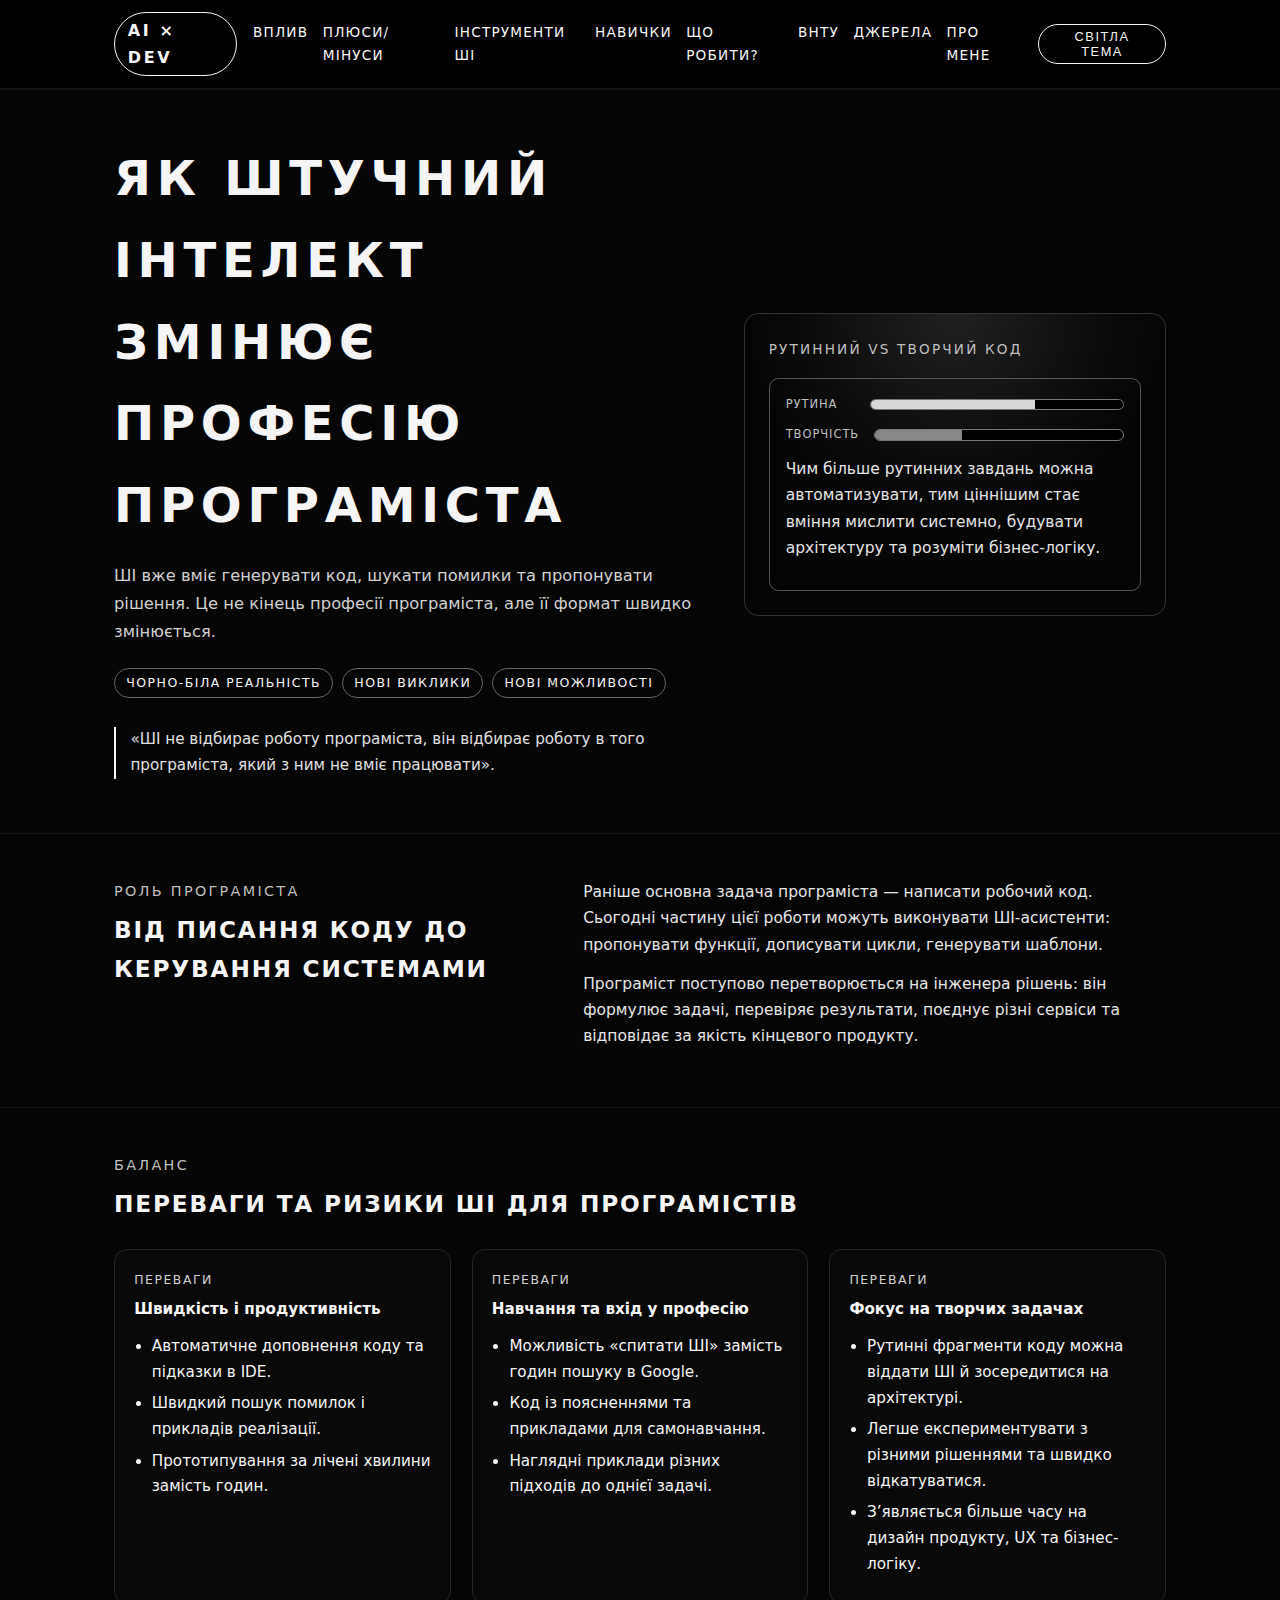
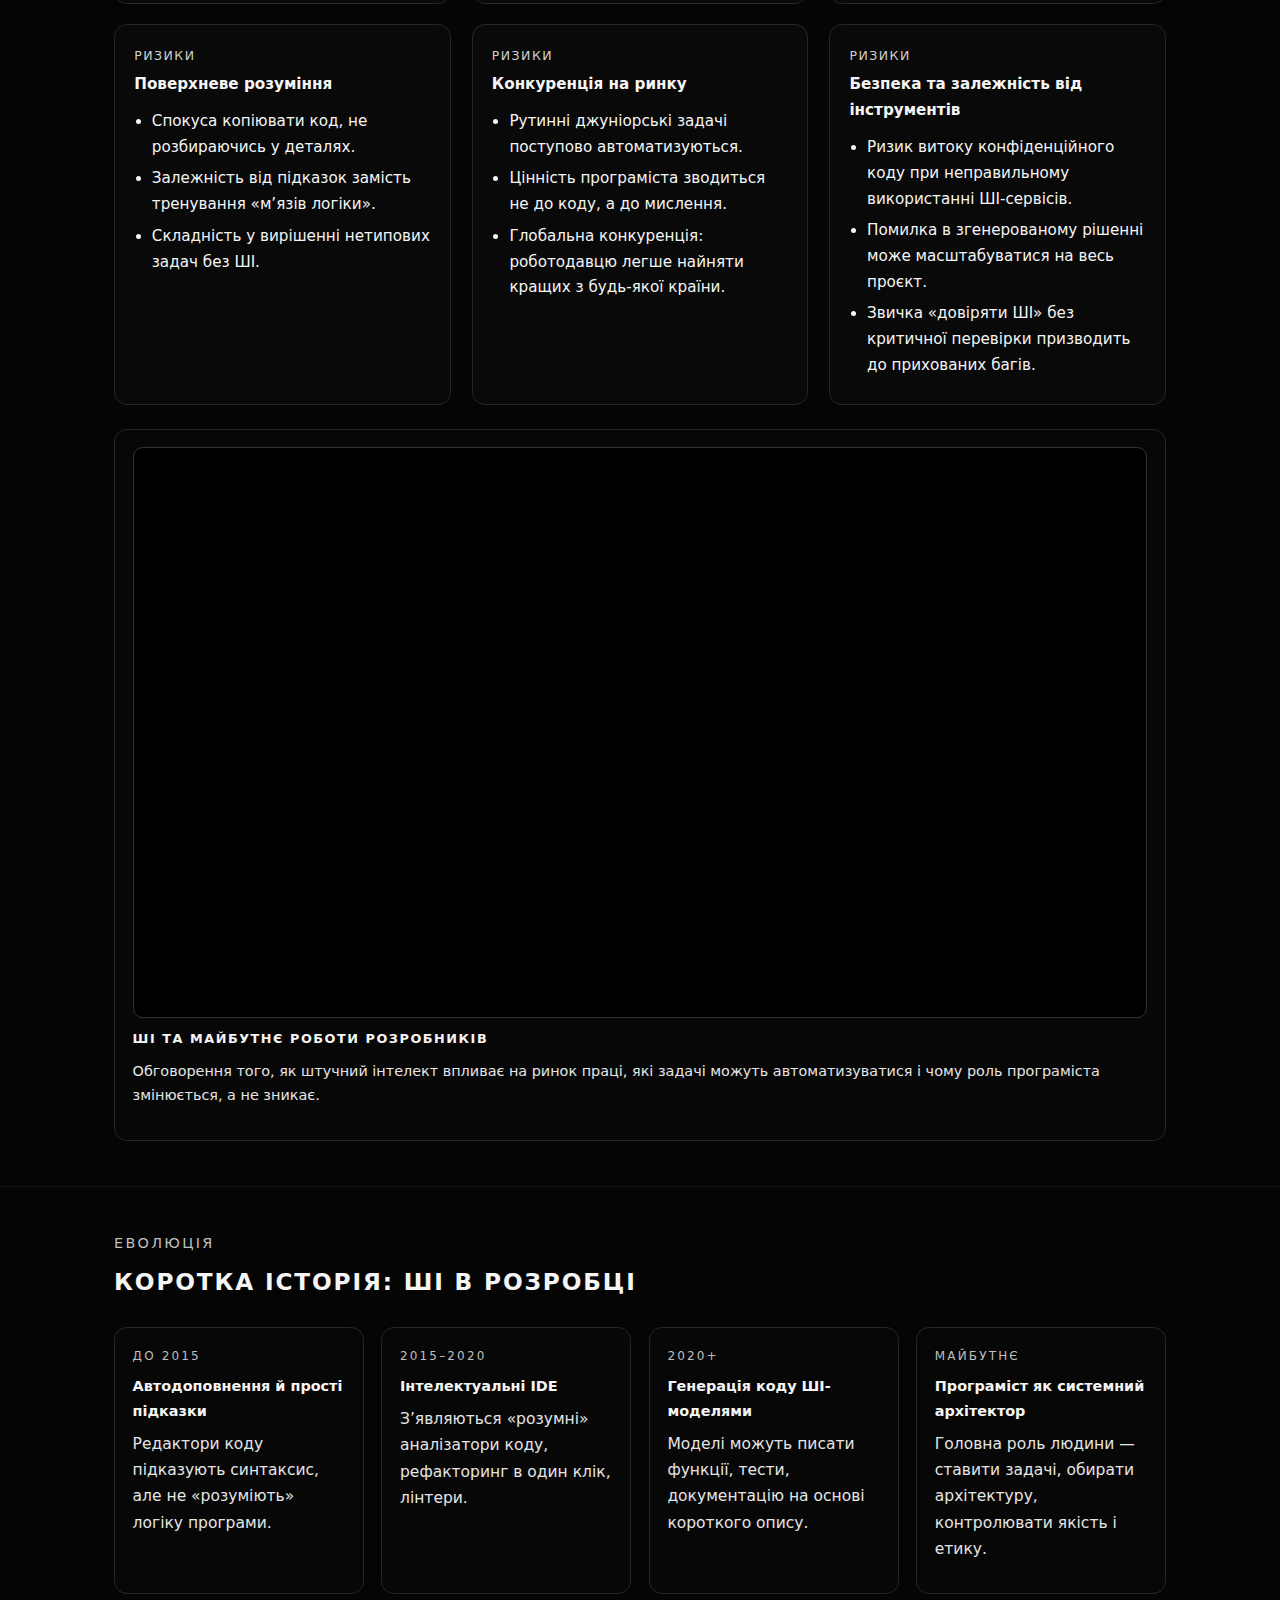
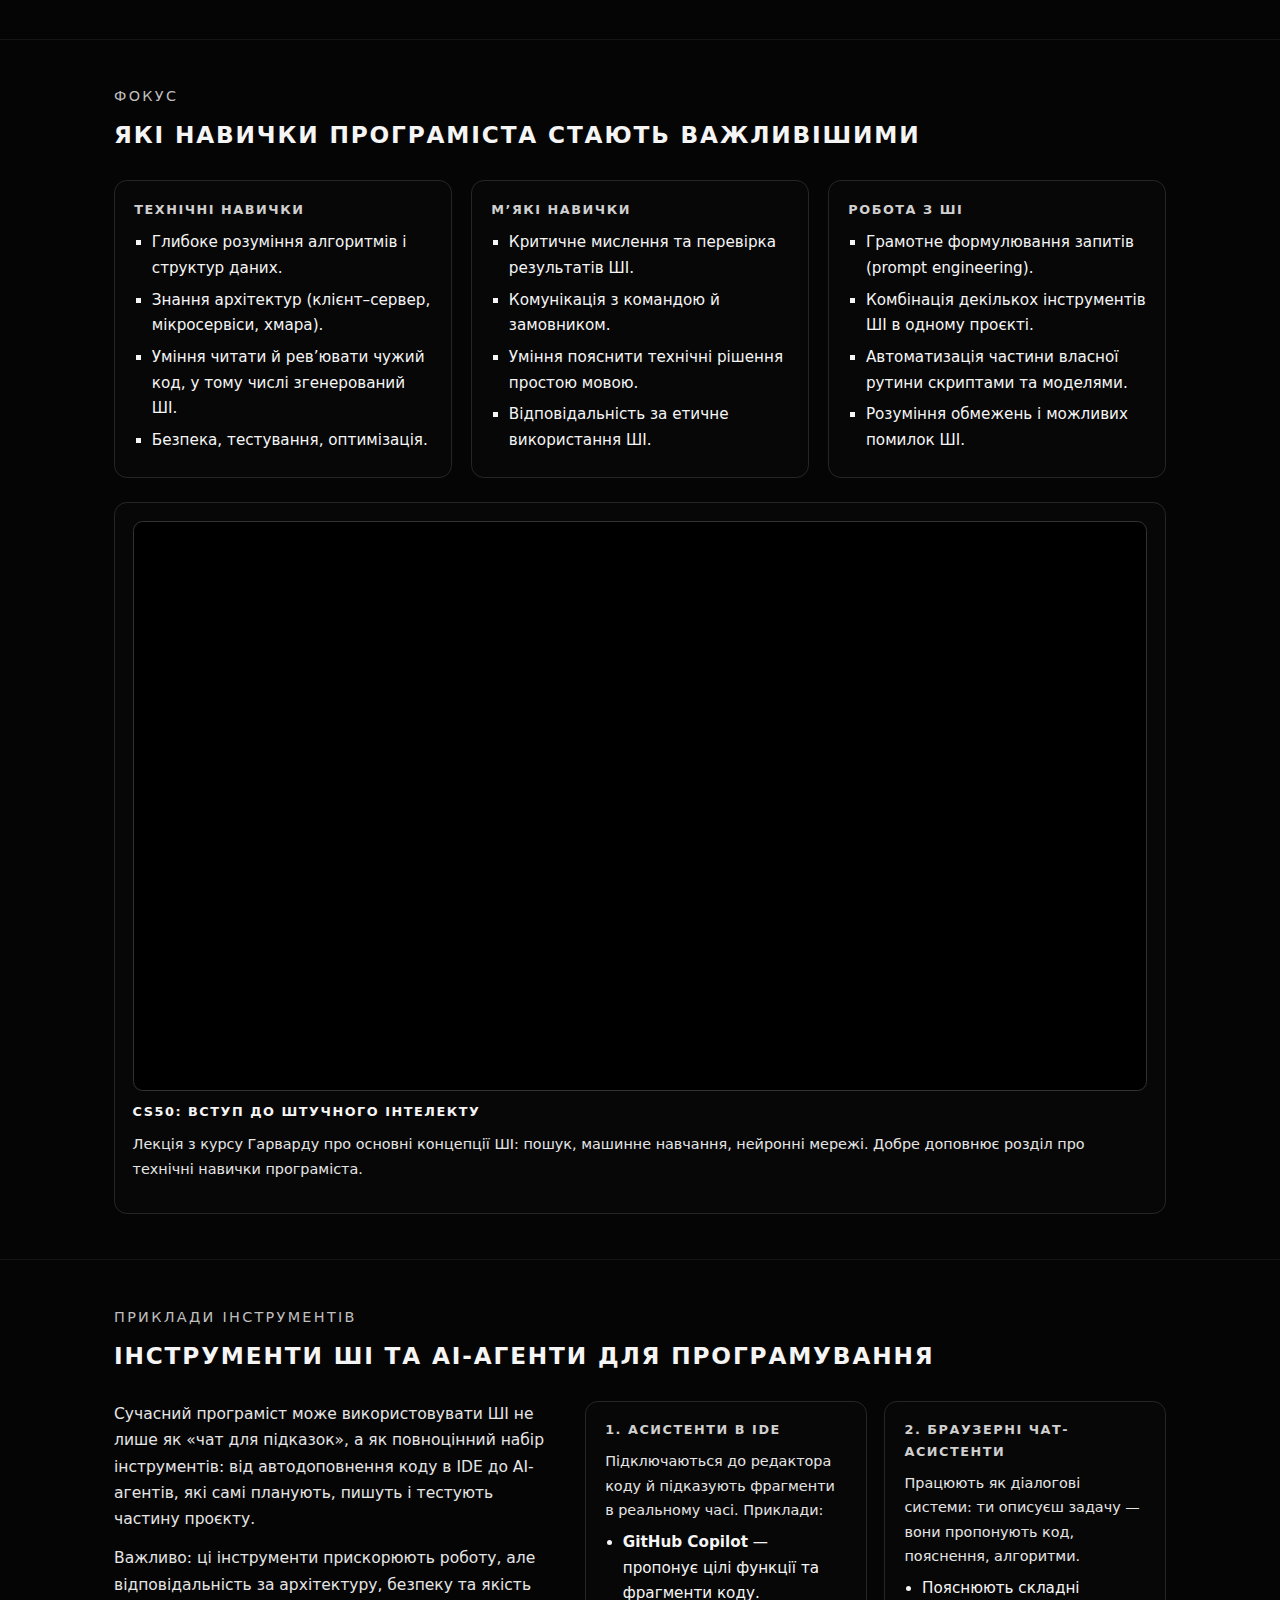
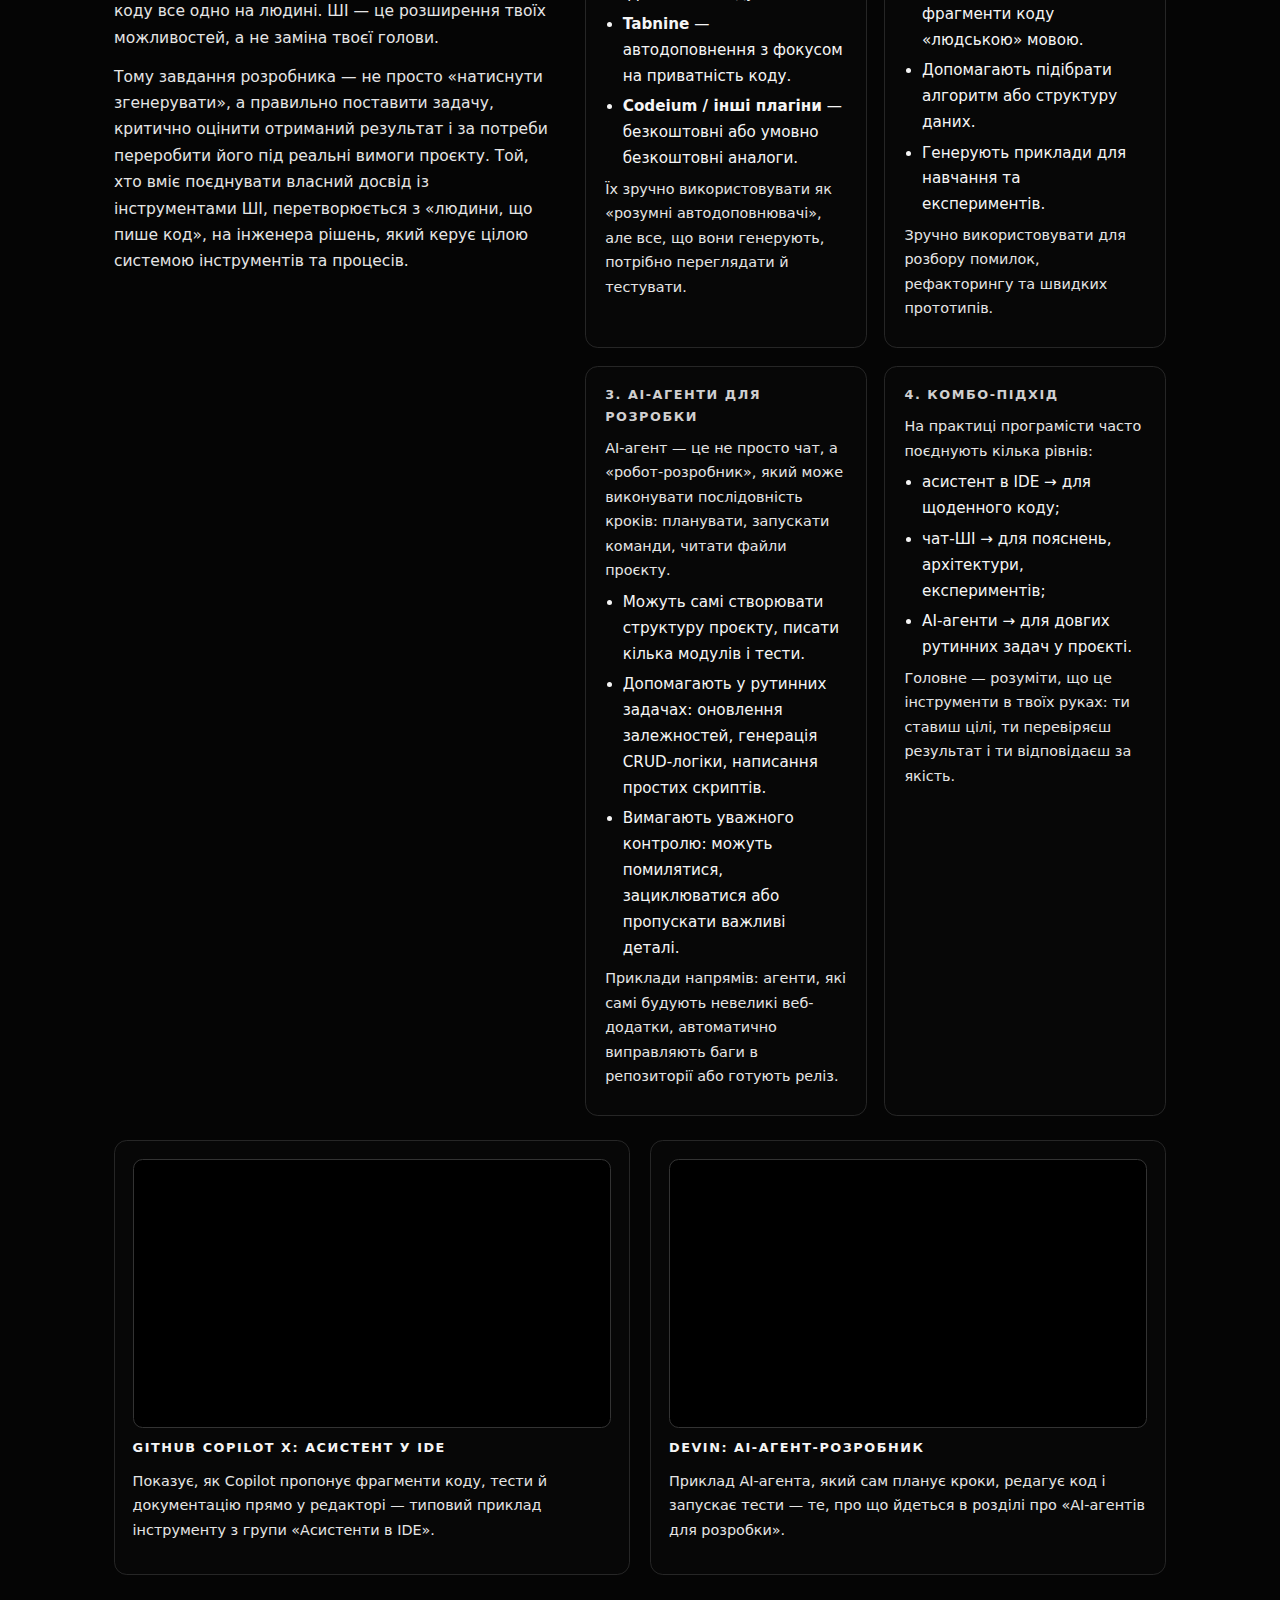
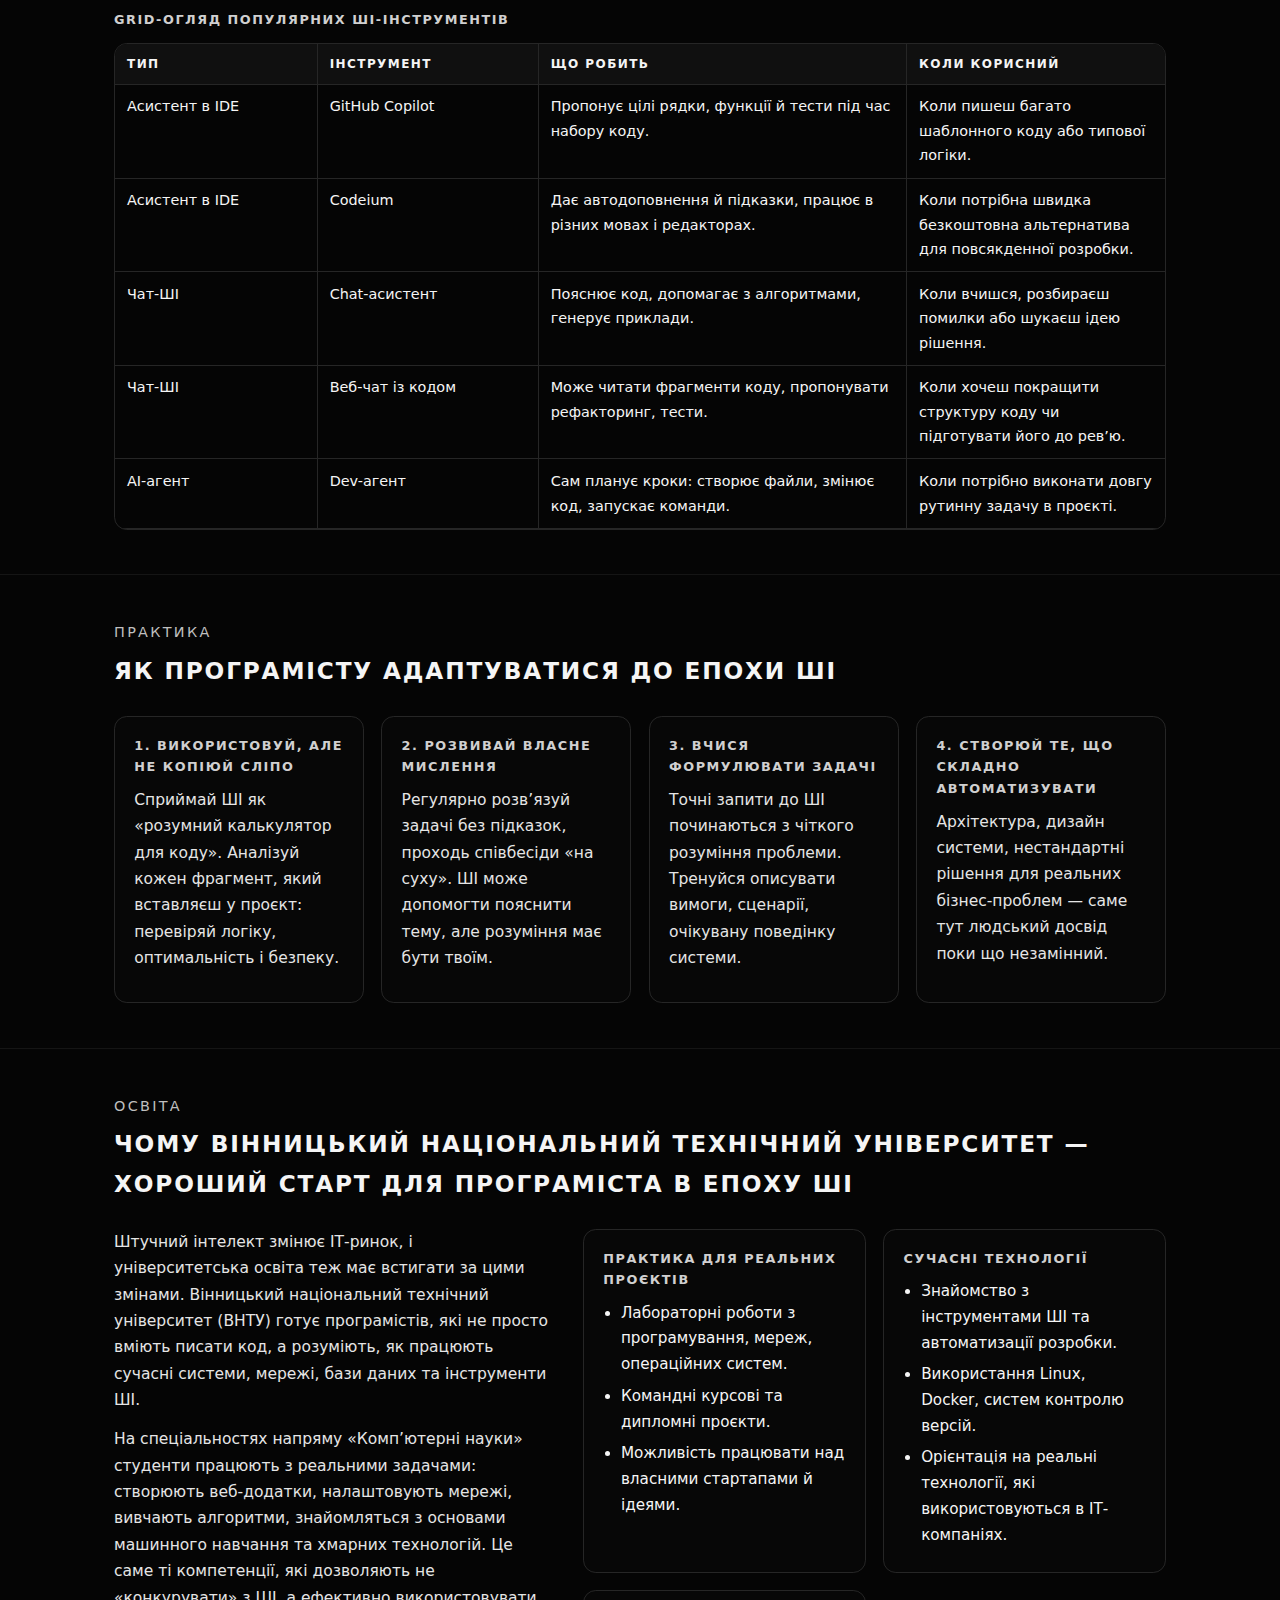
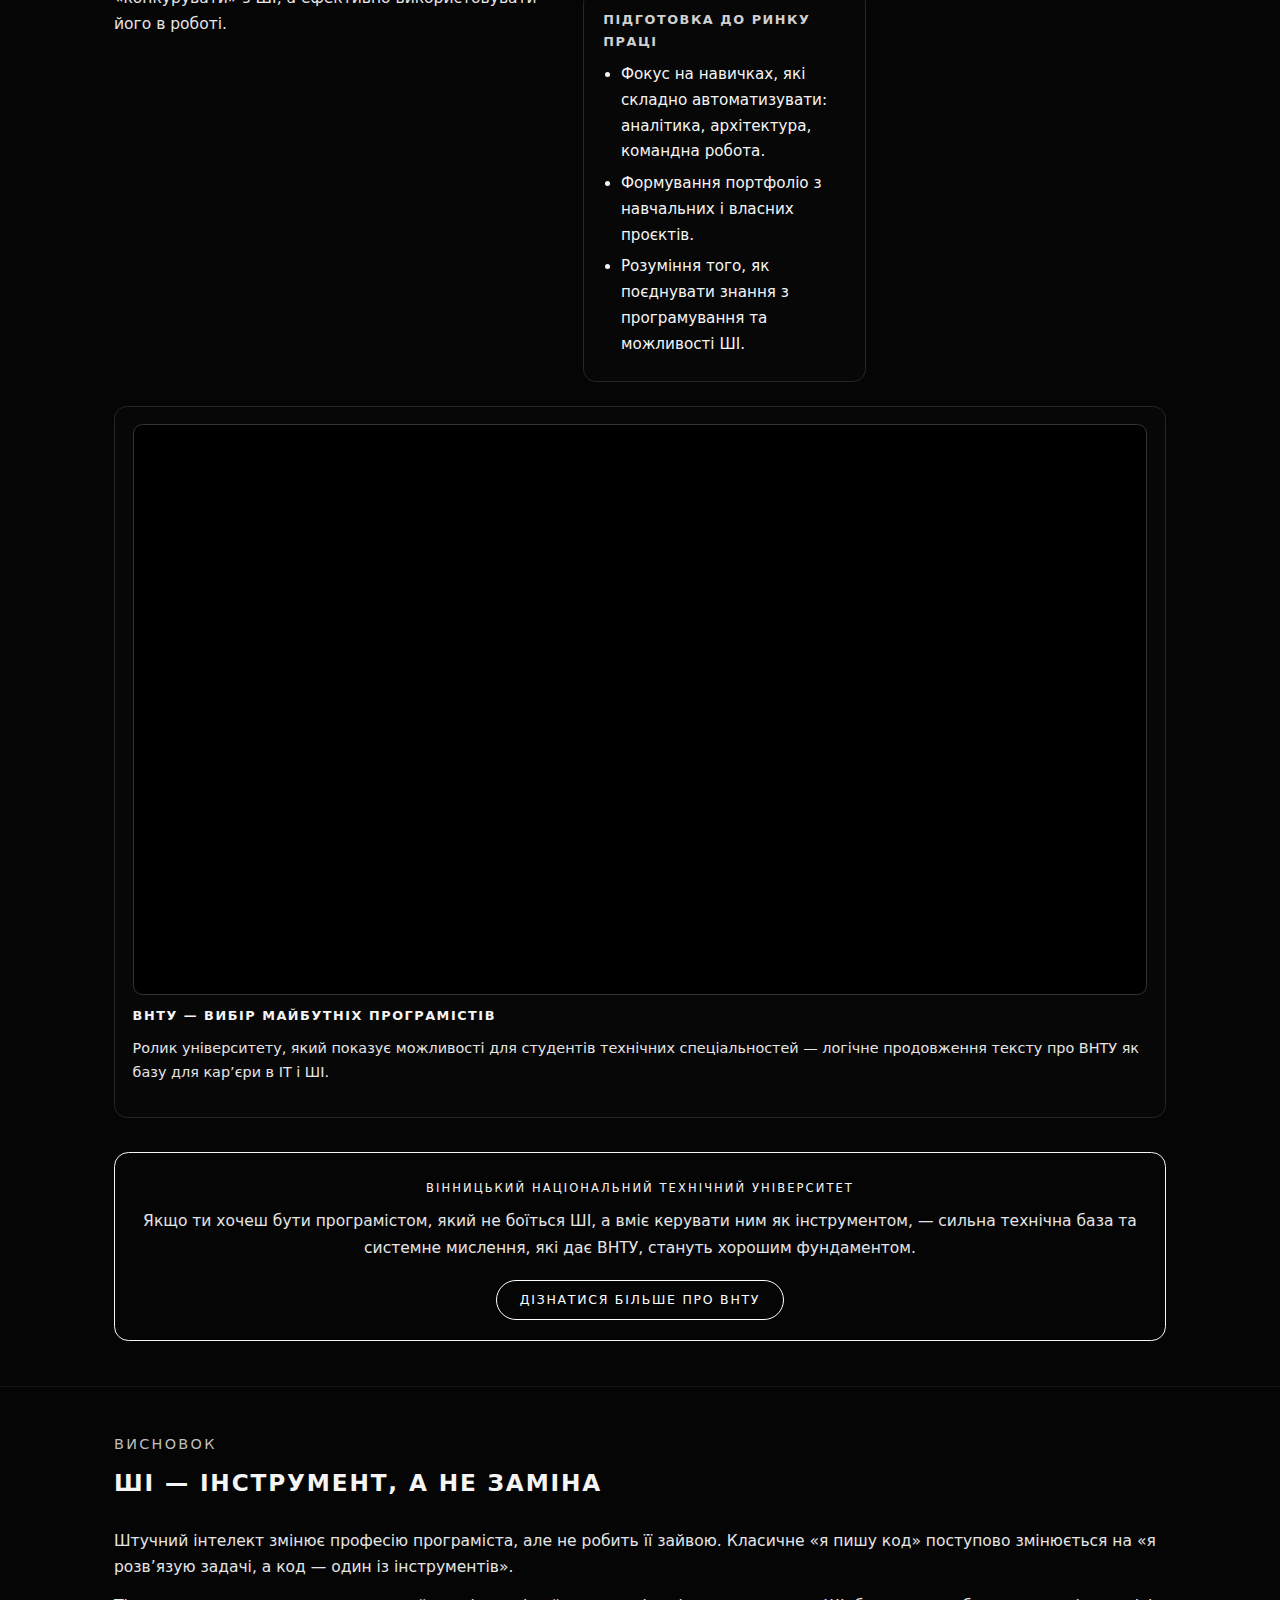
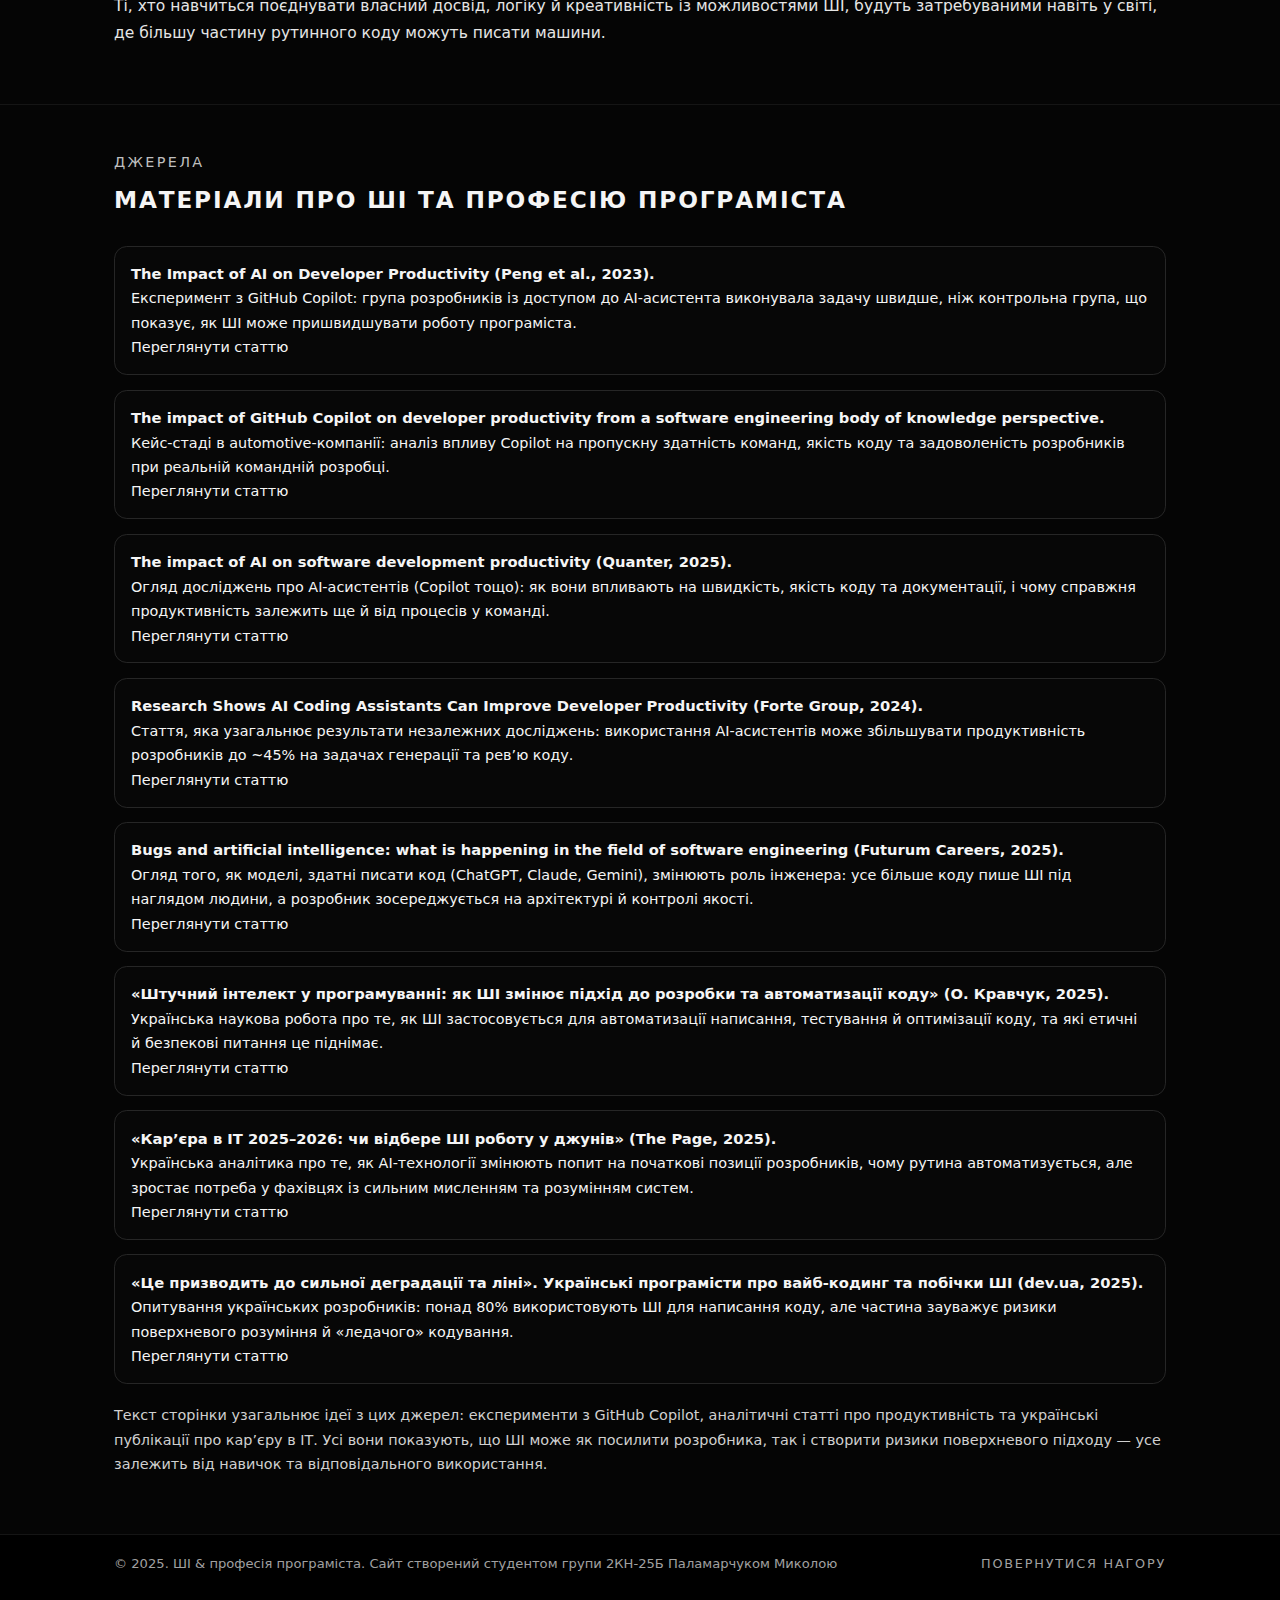
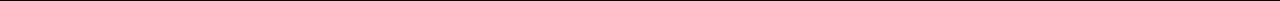
<file: index.html>
<!DOCTYPE html>
<html lang="uk">
<head>
  <meta charset="UTF-8">
  <title>Як ШІ впливає на професію програміста</title>
  <meta name="viewport" content="width=device-width, initial-scale=1.0">
  <link rel="stylesheet" href="css/style.css">
  <script defer src="js/script.js"></script>
  <script src="js/theme-toggle.js"></script>
</head>

<body>

  <!-- ===== ШАПКА ===== -->
 <header>
  <div class="header-inner">
    <div class="logo">AI × Dev</div>
    <nav>
      <ul>
        <li><a href="#intro">Вплив</a></li>
        <li><a href="#pros-cons">Плюси/мінуси</a></li>
        <li><a href="#ai-tools">Інструменти ШІ</a></li>
        <li><a href="#skills">Навички</a></li>
        <li><a href="#steps">Що робити?</a></li>
        <li><a href="#vntu">ВНТУ</a></li>
        <li><a href="#sources">Джерела</a></li>
        <li><a href="about.html">Про мене</a></li>
      </ul>
    </nav>

    <!-- КНОПКА ЗМІНИ ТЕМИ -->
    <button class="theme-toggle" id="themeToggle" type="button">
      Світла тема
    </button>
  </div>
</header>
  <main>
    <!-- ===== HERO ===== -->
    <section id="intro">
      <div class="hero">
        <div>
          <h1 class="hero-title">Як штучний інтелект змінює професію програміста</h1>
          <p class="hero-subtitle">
            ШІ вже вміє генерувати код, шукати помилки та пропонувати рішення.
            Це не кінець професії програміста, але її формат швидко змінюється.
          </p>

          <div class="hero-tags">
            <span class="tag">Чорно-біла реальність</span>
            <span class="tag">Нові виклики</span>
            <span class="tag">Нові можливості</span>
          </div>

          <p class="hero-quote">
            «ШІ не відбирає роботу програміста, він відбирає роботу в того програміста,
            який з ним не вміє працювати».
          </p>
        </div>

        <div class="hero-visual">
          <div class="hero-visual-title">Рутинний vs творчий код</div>
          <div class="hero-diagram">
            <div class="diagram-row">
              <div class="diagram-label">Рутина</div>
              <div class="diagram-bar">
                <div class="diagram-fill auto"></div>
              </div>
            </div>
            <div class="diagram-row">
              <div class="diagram-label">Творчість</div>
              <div class="diagram-bar">
                <div class="diagram-fill creative"></div>
              </div>
            </div>
            <p>
              Чим більше рутинних завдань можна автоматизувати, тим ціннішим стає
              вміння мислити системно, будувати архітектуру та розуміти бізнес-логіку.
            </p>
          </div>
        </div>
      </div>

      
    <!-- ===== ЩО САМЕ ЗМІНЮЄТЬСЯ ===== -->
    <section>
      <div class="section-inner section-grid">
        <div>
          <p class="section-title">Роль програміста</p>
          <h2 class="section-heading">Від писання коду до керування системами</h2>
        </div>
        <div>
          <p>
            Раніше основна задача програміста — написати робочий код.
            Сьогодні частину цієї роботи можуть виконувати ШІ-асистенти:
            пропонувати функції, дописувати цикли, генерувати шаблони.
          </p>
          <p>
            Програміст поступово перетворюється на інженера рішень:
            він формулює задачі, перевіряє результати, поєднує різні сервіси та
            відповідає за якість кінцевого продукту.
          </p>
        </div>
      </div>
    </section>

    <!-- ===== ПЕРЕВАГИ / РИЗИКИ ===== -->
    <section id="pros-cons">
      <div class="section-inner">
        <p class="section-title">Баланс</p>
        <h2 class="section-heading">Переваги та ризики ШІ для програмістів</h2>

        <div class="cards">
          <div class="card">
            <div class="card-title">Переваги</div>
            <strong>Швидкість і продуктивність</strong>
            <ul>
              <li>Автоматичне доповнення коду та підказки в IDE.</li>
              <li>Швидкий пошук помилок і прикладів реалізації.</li>
              <li>Прототипування за лічені хвилини замість годин.</li>
            </ul>
          </div>

          <div class="card">
            <div class="card-title">Переваги</div>
            <strong>Навчання та вхід у професію</strong>
            <ul>
              <li>Можливість «спитати ШІ» замість годин пошуку в Google.</li>
              <li>Код із поясненнями та прикладами для самонавчання.</li>
              <li>Наглядні приклади різних підходів до однієї задачі.</li>
            </ul>
          </div>

          <div class="card">
            <div class="card-title">Переваги</div>
            <strong>Фокус на творчих задачах</strong>
            <ul>
              <li>Рутинні фрагменти коду можна віддати ШІ й зосередитися на архітектурі.</li>
              <li>Легше експериментувати з різними рішеннями та швидко відкатуватися.</li>
              <li>З’являється більше часу на дизайн продукту, UX та бізнес-логіку.</li>
            </ul>
          </div>

          <div class="card">
            <div class="card-title">Ризики</div>
            <strong>Поверхневе розуміння</strong>
            <ul>
              <li>Спокуса копіювати код, не розбираючись у деталях.</li>
              <li>Залежність від підказок замість тренування «м’язів логіки».</li>
              <li>Складність у вирішенні нетипових задач без ШІ.</li>
            </ul>
          </div>

          <div class="card">
            <div class="card-title">Ризики</div>
            <strong>Конкуренція на ринку</strong>
            <ul>
              <li>Рутинні джуніорські задачі поступово автоматизуються.</li>
              <li>Цінність програміста зводиться не до коду, а до мислення.</li>
              <li>Глобальна конкуренція: роботодавцю легше найняти кращих з будь-якої країни.</li>
            </ul>
          </div>

          <div class="card">
            <div class="card-title">Ризики</div>
            <strong>Безпека та залежність від інструментів</strong>
            <ul>
              <li>Ризик витоку конфіденційного коду при неправильному використанні ШІ-сервісів.</li>
              <li>Помилка в згенерованому рішенні може масштабуватися на весь проєкт.</li>
              <li>Звичка «довіряти ШІ» без критичної перевірки призводить до прихованих багів.</li>
            </ul>
          </div>
        </div>

        <!-- Відео: ШІ, робота і кар’єра програміста -->
        <div class="video-grid" style="margin-top: 1.5rem;">
          <article class="video-card">
            <div class="video-frame">
              <iframe
                src="https://www.youtube.com/embed/CJpIrd8iHYw"
                title="ШІ та майбутнє роботи в ІТ"
                loading="lazy"
                allowfullscreen
              ></iframe>
            </div>
            <h3 class="video-title">ШІ та майбутнє роботи розробників</h3>
            <p class="video-description">
              Обговорення того, як штучний інтелект впливає на ринок праці, які задачі можуть
              автоматизуватися і чому роль програміста змінюється, а не зникає.
            </p>
          </article>
        </div>
      </div>
    </section>

    <!-- ===== ТАЙМЛАЙН РОЗВИТКУ ===== -->
    <section>
      <div class="section-inner">
        <p class="section-title">Еволюція</p>
        <h2 class="section-heading">Коротка історія: ШІ в розробці</h2>

        <div class="timeline">
          <div class="timeline-item">
            <div class="timeline-year">До 2015</div>
            <div class="timeline-title">Автодоповнення й прості підказки</div>
            <p>Редактори коду підказують синтаксис, але не «розуміють» логіку програми.</p>
          </div>

          <div class="timeline-item">
            <div class="timeline-year">2015–2020</div>
            <div class="timeline-title">Інтелектуальні IDE</div>
            <p>З’являються «розумні» аналізатори коду, рефакторинг в один клік, лінтери.</p>
          </div>

          <div class="timeline-item">
            <div class="timeline-year">2020+</div>
            <div class="timeline-title">Генерація коду ШІ-моделями</div>
            <p>Моделі можуть писати функції, тести, документацію на основі короткого опису.</p>
          </div>

          <div class="timeline-item">
            <div class="timeline-year">Майбутнє</div>
            <div class="timeline-title">Програміст як системний архітектор</div>
            <p>Головна роль людини — ставити задачі, обирати архітектуру, контролювати якість і етику.</p>
          </div>
        </div>
      </div>
    </section>

    <!-- ===== НАВИЧКИ МАЙБУТНЬОГО ===== -->
    <section id="skills">
      <div class="section-inner">
        <p class="section-title">Фокус</p>
        <h2 class="section-heading">Які навички програміста стають важливішими</h2>

        <div class="skills-grid">
          <div class="skills-col">
            <h4>Технічні навички</h4>
            <ul>
              <li>Глибоке розуміння алгоритмів і структур даних.</li>
              <li>Знання архітектур (клієнт–сервер, мікросервіси, хмара).</li>
              <li>Уміння читати й рев’ювати чужий код, у тому числі згенерований ШІ.</li>
              <li>Безпека, тестування, оптимізація.</li>
            </ul>
          </div>

          <div class="skills-col">
            <h4>М’які навички</h4>
            <ul>
              <li>Критичне мислення та перевірка результатів ШІ.</li>
              <li>Комунікація з командою й замовником.</li>
              <li>Уміння пояснити технічні рішення простою мовою.</li>
              <li>Відповідальність за етичне використання ШІ.</li>
            </ul>
          </div>

          <div class="skills-col">
            <h4>Робота з ШІ</h4>
            <ul>
              <li>Грамотне формулювання запитів (prompt engineering).</li>
              <li>Комбінація декількох інструментів ШІ в одному проєкті.</li>
              <li>Автоматизація частини власної рутини скриптами та моделями.</li>
              <li>Розуміння обмежень і можливих помилок ШІ.</li>
            </ul>
          </div>
        </div>

        <!-- Відео про навчання ШІ та майбутні навички -->
        <div class="video-grid" style="margin-top: 1.5rem;">
          <article class="video-card">
            <div class="video-frame">
              <iframe
                src="https://www.youtube.com/embed/gR8QvFmNuLE?list=PLhQjrBD2T381PopUTYtMSstgk-hsTGkVm"
                title="CS50's Introduction to Artificial Intelligence with Python"
                loading="lazy"
                allowfullscreen
              ></iframe>
            </div>
            <h3 class="video-title">CS50: Вступ до штучного інтелекту</h3>
            <p class="video-description">
              Лекція з курсу Гарварду про основні концепції ШІ: пошук, машинне навчання,
              нейронні мережі. Добре доповнює розділ про технічні навички програміста.
            </p>
          </article>
        </div>
      </div>
    </section>

    <!-- ===== ПРИКЛАДИ ШІ ТА AI-АГЕНТІВ ===== -->
    <section id="ai-tools">
      <div class="section-inner">
        <p class="section-title">Приклади інструментів</p>
        <h2 class="section-heading">Інструменти ШІ та AI-агенти для програмування</h2>

        <div class="section-grid">
          <div>
            <p>
              Сучасний програміст може використовувати ШІ не лише як «чат для підказок», а як
              повноцінний набір інструментів: від автодоповнення коду в IDE до AI-агентів, які
              самі планують, пишуть і тестують частину проєкту.
            </p>

            <p>
              Важливо: ці інструменти прискорюють роботу, але відповідальність за архітектуру,
              безпеку та якість коду все одно на людині. ШІ — це розширення твоїх можливостей,
              а не заміна твоєї голови.
            </p>

            <p>
              Тому завдання розробника — не просто «натиснути згенерувати», а правильно поставити
              задачу, критично оцінити отриманий результат і за потреби переробити його під реальні
              вимоги проєкту. Той, хто вміє поєднувати власний досвід із інструментами ШІ, перетворюється
              з «людини, що пише код», на інженера рішень, який керує цілою системою інструментів та процесів.
            </p>
          </div>

          <div class="ai-tools-groups">
            <div class="ai-tools-group">
              <h3>1. Асистенти в IDE</h3>
              <p>
                Підключаються до редактора коду й підказують фрагменти в реальному часі.
                Приклади:
              </p>
              <ul>
                <li><strong>GitHub Copilot</strong> — пропонує цілі функції та фрагменти коду.</li>
                <li><strong>Tabnine</strong> — автодоповнення з фокусом на приватність коду.</li>
                <li><strong>Codeium / інші плагіни</strong> — безкоштовні або умовно безкоштовні аналоги.</li>
              </ul>
              <p>
                Їх зручно використовувати як «розумні автодоповнювачі», але все, що вони
                генерують, потрібно переглядати й тестувати.
              </p>
            </div>

            <div class="ai-tools-group">
              <h3>2. Браузерні чат-асистенти</h3>
              <p>
                Працюють як діалогові системи: ти описуєш задачу — вони пропонують код,
                пояснення, алгоритми.
              </p>
              <ul>
                <li>Пояснюють складні фрагменти коду «людською» мовою.</li>
                <li>Допомагають підібрати алгоритм або структуру даних.</li>
                <li>Генерують приклади для навчання та експериментів.</li>
              </ul>
              <p>
                Зручно використовувати для розбору помилок, рефакторингу та швидких прототипів.
              </p>
            </div>

            <div class="ai-tools-group">
              <h3>3. AI-агенти для розробки</h3>
              <p>
                AI-агент — це не просто чат, а «робот-розробник», який може виконувати
                послідовність кроків: планувати, запускати команди, читати файли проєкту.
              </p>
              <ul>
                <li>Можуть самі створювати структуру проєкту, писати кілька модулів і тести.</li>
                <li>Допомагають у рутинних задачах: оновлення залежностей, генерація CRUD-логіки,
                    написання простих скриптів.</li>
                <li>Вимагають уважного контролю: можуть помилятися, зациклюватися або пропускати важливі деталі.</li>
              </ul>
              <p>
                Приклади напрямів: агенти, які самі будують невеликі веб-додатки,
                автоматично виправляють баги в репозиторії або готують реліз.
              </p>
            </div>

            <div class="ai-tools-group">
              <h3>4. Комбо-підхід</h3>
              <p>
                На практиці програмісти часто поєднують кілька рівнів:
              </p>
              <ul>
                <li>асистент в IDE → для щоденного коду;</li>
                <li>чат-ШІ → для пояснень, архітектури, експериментів;</li>
                <li>AI-агенти → для довгих рутинних задач у проєкті.</li>
              </ul>
              <p>
                Головне — розуміти, що це інструменти в твоїх руках: ти ставиш цілі,
                ти перевіряєш результат і ти відповідаєш за якість.
              </p>
            </div>
          </div>
        </div>

        <!-- Відео-приклади інструментів ШІ (Copilot + Devin) -->
        <div class="video-grid" style="margin-top: 1.5rem;">
          <article class="video-card">
            <div class="video-frame">
              <iframe
                src="https://www.youtube.com/embed/4RfD5JiXt3A"
                title="GitHub Copilot X"
                loading="lazy"
                allowfullscreen
              ></iframe>
            </div>
            <h3 class="video-title">GitHub Copilot X: асистент у IDE</h3>
            <p class="video-description">
              Показує, як Copilot пропонує фрагменти коду, тести й документацію прямо у редакторі —
              типовий приклад інструменту з групи «Асистенти в IDE».
            </p>
          </article>

          <article class="video-card">
            <div class="video-frame">
              <iframe
                src="https://www.youtube.com/embed/fjHtjT7GO1c"
                title="Devin – the first AI software engineer"
                loading="lazy"
                allowfullscreen
              ></iframe>
            </div>
            <h3 class="video-title">Devin: AI-агент-розробник</h3>
            <p class="video-description">
              Приклад AI-агента, який сам планує кроки, редагує код і запускає тести —
              те, про що йдеться в розділі про «AI-агентів для розробки».
            </p>
          </article>
        </div>

        <!-- GRID-ТAБЛИЦЯ З ПРИКЛАДАМИ ІНСТРУМЕНТІВ -->
        <div class="ai-table-wrapper">
          <h3 class="ai-table-title">Grid-огляд популярних ШІ-інструментів</h3>
          <div class="ai-grid-table">
            <div class="ai-grid-header">Тип</div>
            <div class="ai-grid-header">Інструмент</div>
            <div class="ai-grid-header">Що робить</div>
            <div class="ai-grid-header">Коли корисний</div>

            <div class="ai-grid-cell">Асистент в IDE</div>
            <div class="ai-grid-cell">GitHub Copilot</div>
            <div class="ai-grid-cell">Пропонує цілі рядки, функції й тести під час набору коду.</div>
            <div class="ai-grid-cell">Коли пишеш багато шаблонного коду або типової логіки.</div>

            <div class="ai-grid-cell">Асистент в IDE</div>
            <div class="ai-grid-cell">Codeium</div>
            <div class="ai-grid-cell">Дає автодоповнення й підказки, працює в різних мовах і редакторах.</div>
            <div class="ai-grid-cell">Коли потрібна швидка безкоштовна альтернатива для повсякденної розробки.</div>

            <div class="ai-grid-cell">Чат-ШІ</div>
            <div class="ai-grid-cell">Chat-асистент</div>
            <div class="ai-grid-cell">Пояснює код, допомагає з алгоритмами, генерує приклади.</div>
            <div class="ai-grid-cell">Коли вчишся, розбираєш помилки або шукаєш ідею рішення.</div>

            <div class="ai-grid-cell">Чат-ШІ</div>
            <div class="ai-grid-cell">Веб-чат із кодом</div>
            <div class="ai-grid-cell">Може читати фрагменти коду, пропонувати рефакторинг, тести.</div>
            <div class="ai-grid-cell">Коли хочеш покращити структуру коду чи підготувати його до рев’ю.</div>

            <div class="ai-grid-cell">AI-агент</div>
            <div class="ai-grid-cell">Dev-агент</div>
            <div class="ai-grid-cell">Сам планує кроки: створює файли, змінює код, запускає команди.</div>
            <div class="ai-grid-cell">Коли потрібно виконати довгу рутинну задачу в проєкті.</div>
          </div>
        </div>
      </div>
    </section>

    <!-- ===== ЩО РОБИТИ ВЖЕ ЗАРАЗ ===== -->
    <section id="steps">
      <div class="section-inner">
        <p class="section-title">Практика</p>
        <h2 class="section-heading">Як програмісту адаптуватися до епохи ШІ</h2>

        <div class="checklist">
          <div class="checklist-item">
            <h4>1. Використовуй, але не копіюй сліпо</h4>
            <p>
              Сприймай ШІ як «розумний калькулятор для коду».
              Аналізуй кожен фрагмент, який вставляєш у проєкт:
              перевіряй логіку, оптимальність і безпеку.
            </p>
          </div>

          <div class="checklist-item">
            <h4>2. Розвивай власне мислення</h4>
            <p>
              Регулярно розв’язуй задачі без підказок, проходь співбесіди «на суху».
              ШІ може допомогти пояснити тему, але розуміння має бути твоїм.
            </p>
          </div>

          <div class="checklist-item">
            <h4>3. Вчися формулювати задачі</h4>
            <p>
              Точні запити до ШІ починаються з чіткого розуміння проблеми.
              Тренуйся описувати вимоги, сценарії, очікувану поведінку системи.
            </p>
          </div>

          <div class="checklist-item">
            <h4>4. Створюй те, що складно автоматизувати</h4>
            <p>
              Архітектура, дизайн системи, нестандартні рішення для реальних бізнес-проблем —
              саме тут людський досвід поки що незамінний.
            </p>
          </div>
        </div>
      </div>
    </section>

    <!-- ===== ВНТУ: ПРОГРАМУВАННЯ ТА ШІ ===== -->
    <section id="vntu">
      <div class="section-inner">
        <p class="section-title">Освіта</p>
        <h2 class="section-heading">
          Чому Вінницький національний технічний університет — хороший старт для програміста в епоху ШІ
        </h2>

        <div class="section-grid">
          <div>
            <p>
              Штучний інтелект змінює ІТ-ринок, і університетська освіта теж має встигати за цими змінами.
              Вінницький національний технічний університет (ВНТУ) готує програмістів, які не просто вміють
              писати код, а розуміють, як працюють сучасні системи, мережі, бази даних та інструменти ШІ.
            </p>
            <p>
              На спеціальностях напряму «Комп’ютерні науки» студенти працюють з реальними задачами:
              створюють веб-додатки, налаштовують мережі, вивчають алгоритми, знайомляться з основами
              машинного навчання та хмарних технологій. Це саме ті компетенції, які дозволяють не
              «конкурувати» з ШІ, а ефективно використовувати його в роботі.
            </p>
          </div>

          <div class="vntu-card-grid">
            <div class="vntu-card">
              <h3>Практика для реальних проєктів</h3>
              <ul>
                <li>Лабораторні роботи з програмування, мереж, операційних систем.</li>
                <li>Командні курсові та дипломні проєкти.</li>
                <li>Можливість працювати над власними стартапами й ідеями.</li>
              </ul>
            </div>

            <div class="vntu-card">
              <h3>Сучасні технології</h3>
              <ul>
                <li>Знайомство з інструментами ШІ та автоматизації розробки.</li>
                <li>Використання Linux, Docker, систем контролю версій.</li>
                <li>Орієнтація на реальні технології, які використовуються в ІТ-компаніях.</li>
              </ul>
            </div>

            <div class="vntu-card">
              <h3>Підготовка до ринку праці</h3>
              <ul>
                <li>Фокус на навичках, які складно автоматизувати: аналітика, архітектура, командна робота.</li>
                <li>Формування портфоліо з навчальних і власних проєктів.</li>
                <li>Розуміння того, як поєднувати знання з програмування та можливості ШІ.</li>
              </ul>
            </div>
          </div>
        </div>

        <!-- Відео про ВНТУ -->
        <div class="video-grid" style="margin-top: 1.5rem;">
          <article class="video-card">
            <div class="video-frame">
              <iframe
                src="https://www.youtube.com/embed/3_fJ2n-Iino"
                title="ВНТУ – Вибір кращих"
                loading="lazy"
                allowfullscreen
              ></iframe>
            </div>
            <h3 class="video-title">ВНТУ — вибір майбутніх програмістів</h3>
            <p class="video-description">
              Ролик університету, який показує можливості для студентів технічних спеціальностей —
              логічне продовження тексту про ВНТУ як базу для кар’єри в ІТ і ШІ.
            </p>
          </article>
        </div>

        <div class="vntu-cta">
          <span class="vntu-badge">Вінницький національний технічний університет</span>
          <p>
            Якщо ти хочеш бути програмістом, який не боїться ШІ, а вміє керувати ним як інструментом, —
            сильна технічна база та системне мислення, які дає ВНТУ, стануть хорошим фундаментом.
          </p>
          <a class="vntu-btn" href="https://vntu.edu.ua" target="_blank" rel="noopener noreferrer">
            Дізнатися більше про ВНТУ
          </a>
        </div>
      </div>
    </section>

    <!-- ===== ВИСНОВОК ===== -->
    <section>
      <div class="section-inner">
        <p class="section-title">Висновок</p>
        <h2 class="section-heading">ШІ — інструмент, а не заміна</h2>
        <p>
          Штучний інтелект змінює професію програміста, але не робить її зайвою.
          Класичне «я пишу код» поступово змінюється на «я розв’язую задачі, а код — один із інструментів».
        </p>
        <p>
          Ті, хто навчиться поєднувати власний досвід, логіку й креативність із можливостями ШІ,
          будуть затребуваними навіть у світі, де більшу частину рутинного коду можуть писати машини.
        </p>
      </div>
    </section>
  </main>

  <!-- ===== ДЖЕРЕЛА ІНФОРМАЦІЇ ===== -->
  <section id="sources">
    <div class="section-inner">
      <p class="section-title">Джерела</p>
      <h2 class="section-heading">Матеріали про ШІ та професію програміста</h2>

      <ul class="sources-list">
        <li>
          <strong>The Impact of AI on Developer Productivity (Peng et al., 2023).</strong><br>
          Експеримент з GitHub Copilot: група розробників із доступом до AI-асистента виконувала
          задачу швидше, ніж контрольна група, що показує, як ШІ може пришвидшувати роботу
          програміста.
          <br>
          <a href="https://arxiv.org/abs/2302.06590" target="_blank" rel="noopener noreferrer">
            Переглянути статтю
          </a>
        </li>

        <li>
          <strong>The impact of GitHub Copilot on developer productivity from a software
            engineering body of knowledge perspective.</strong><br>
          Кейс-стаді в automotive-компанії: аналіз впливу Copilot на пропускну здатність команд,
          якість коду та задоволеність розробників при реальній командній розробці.
          <br>
          <a href="https://www.researchgate.net/publication/381609417_The_impact_of_GitHub_Copilot_on_developer_productivity_from_a_software_engineering_body_of_knowledge_perspective"
             target="_blank" rel="noopener noreferrer">
            Переглянути статтю
          </a>
        </li>

        <li>
          <strong>The impact of AI on software development productivity (Quanter, 2025).</strong><br>
          Огляд досліджень про AI-асистентів (Copilot тощо): як вони впливають на швидкість,
          якість коду та документації, і чому справжня продуктивність залежить ще й від процесів у команді.
          <br>
          <a href="https://www.quanter.com/en/the-impact-of-ai-on-software-development-productivity/"
             target="_blank" rel="noopener noreferrer">
            Переглянути статтю
          </a>
        </li>

        <li>
          <strong>Research Shows AI Coding Assistants Can Improve Developer Productivity
            (Forte Group, 2024).</strong><br>
          Стаття, яка узагальнює результати незалежних досліджень: використання AI-асистентів
          може збільшувати продуктивність розробників до ~45% на задачах генерації та рев’ю коду.
          <br>
          <a href="https://fortegrp.com/insights/ai-coding-assistants"
             target="_blank" rel="noopener noreferrer">
            Переглянути статтю
          </a>
        </li>

        <li>
          <strong>Bugs and artificial intelligence: what is happening in the field of software engineering
            (Futurum Careers, 2025).</strong><br>
          Огляд того, як моделі, здатні писати код (ChatGPT, Claude, Gemini),
          змінюють роль інженера: усе більше коду пише ШІ під наглядом людини, а розробник
          зосереджується на архітектурі й контролі якості.
          <br>
          <a href="https://futurumcareers.com/bugs-and-artificial-intelligence-what-is-happening-in-the-field-of-software-engineering"
             target="_blank" rel="noopener noreferrer">
            Переглянути статтю
          </a>
        </li>

        <li>
          <strong>«Штучний інтелект у програмуванні: як ШІ змінює підхід до розробки та автоматизації коду»
            (О. Кравчук, 2025).</strong><br>
          Українська наукова робота про те, як ШІ застосовується для автоматизації написання,
          тестування й оптимізації коду, та які етичні й безпекові питання це піднімає.
          <br>
          <a href="https://www.researchgate.net/publication/[base64]"
             target="_blank" rel="noopener noreferrer">
            Переглянути статтю
          </a>
        </li>

        <li>
          <strong>«Кар’єра в IT 2025–2026: чи відбере ШІ роботу у джунів» (The Page, 2025).</strong><br>
          Українська аналітика про те, як AI-технології змінюють попит на початкові позиції
          розробників, чому рутина автоматизується, але зростає потреба у фахівцях із сильним
          мисленням та розумінням систем.
          <br>
          <a href="https://thepage.ua/ua/news/vpliv-shi-na-robotu-v-it-2025-2026"
             target="_blank" rel="noopener noreferrer">
            Переглянути статтю
          </a>
        </li>

        <li>
          <strong>«Це призводить до сильної деградації та ліні». Українські програмісти про вайб-кодинг та побічки ШІ (dev.ua, 2025).</strong><br>
          Опитування українських розробників: понад 80% використовують ШІ для написання коду,
          але частина зауважує ризики поверхневого розуміння й «ледачого» кодування.
          <br>
          <a href="https://dev.ua/news/vibe-coding-1745989288"
             target="_blank" rel="noopener noreferrer">
            Переглянути статтю
          </a>
        </li>
      </ul>

      <p class="sources-note">
        Текст сторінки узагальнює ідеї з цих джерел: експерименти з GitHub Copilot,
        аналітичні статті про продуктивність та українські публікації про кар’єру в ІТ.
        Усі вони показують, що ШІ може як посилити розробника, так і створити ризики
        поверхневого підходу — усе залежить від навичок та відповідального використання.
      </p>
    </div>
  </section>

  <!-- ===== ФУТЕР ===== -->
  <footer>
    <div class="footer-inner">
      <span>© 2025. ШІ & професія програміста. Сайт створений студентом групи 2КН-25Б Паламарчуком Миколою</span>
      <a href="#intro">Повернутися нагору</a>
    </div>
  </footer>

</body>
</html>
</file>
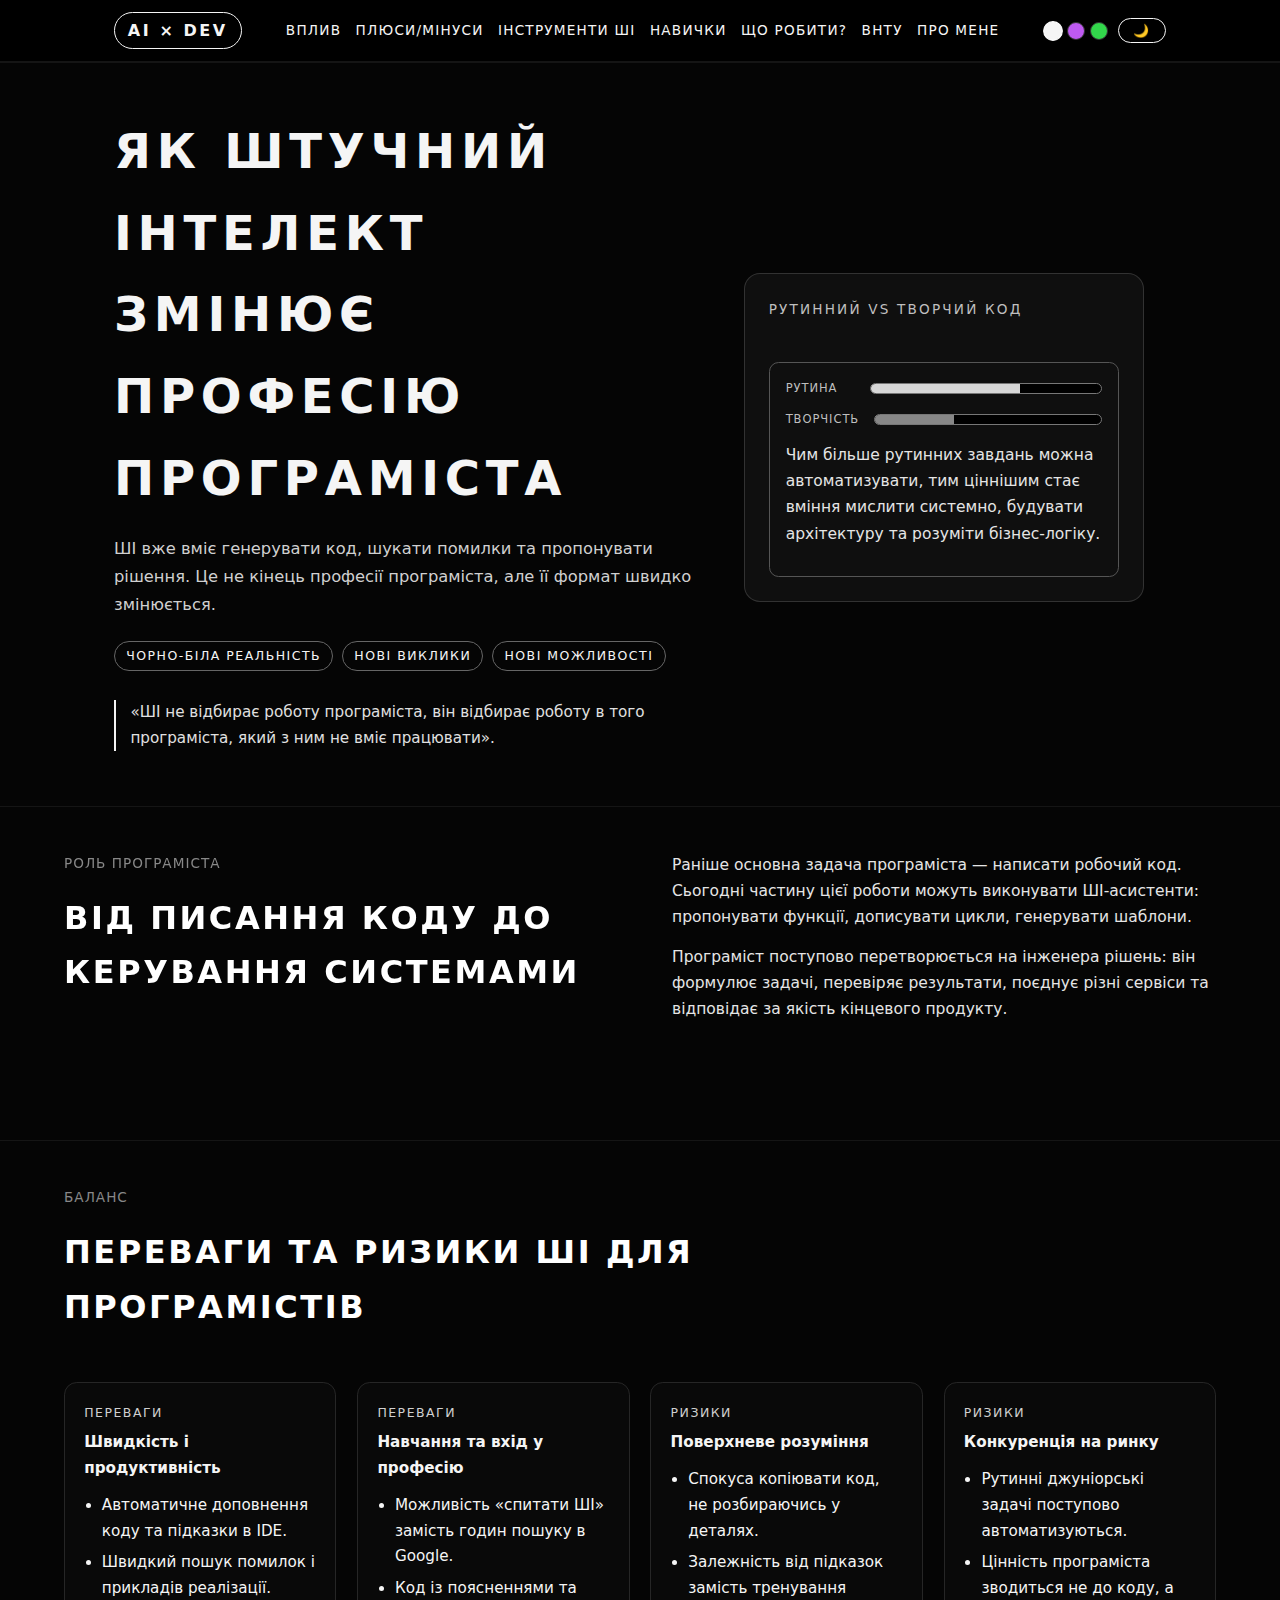
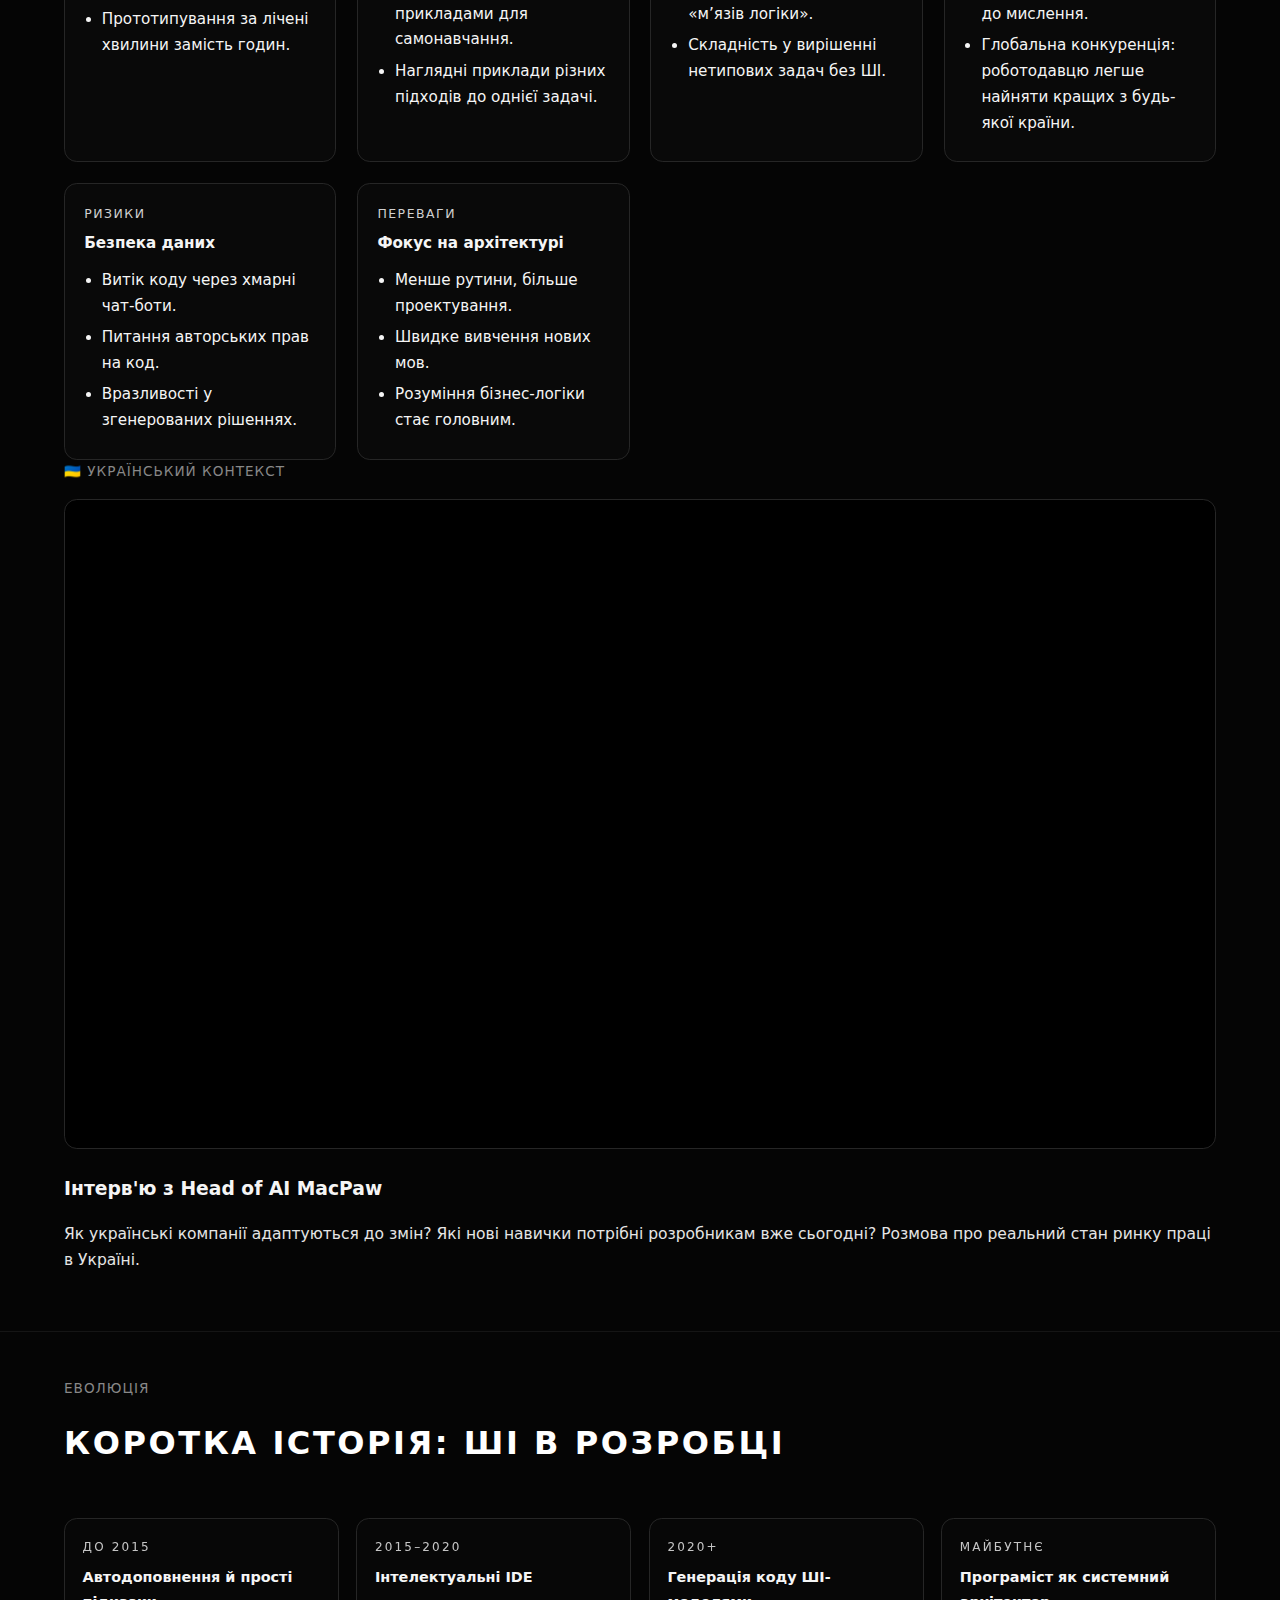
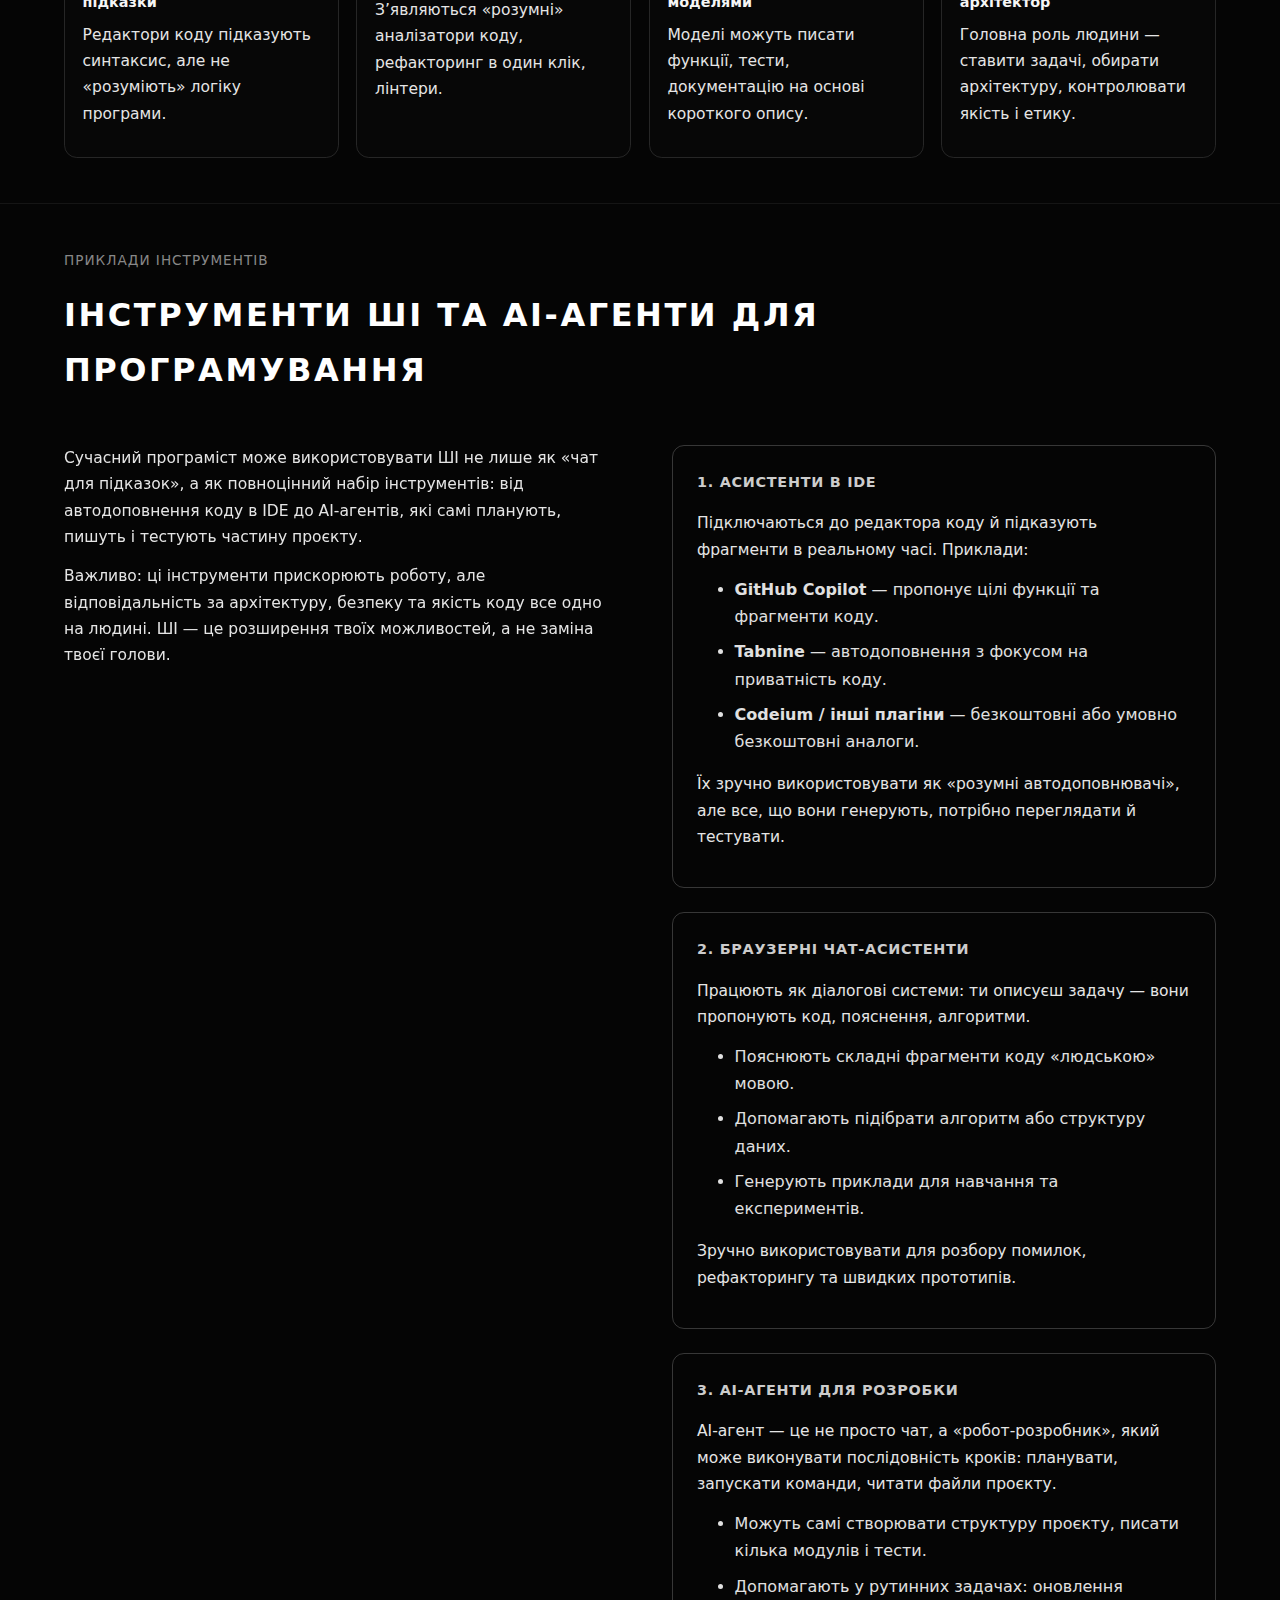
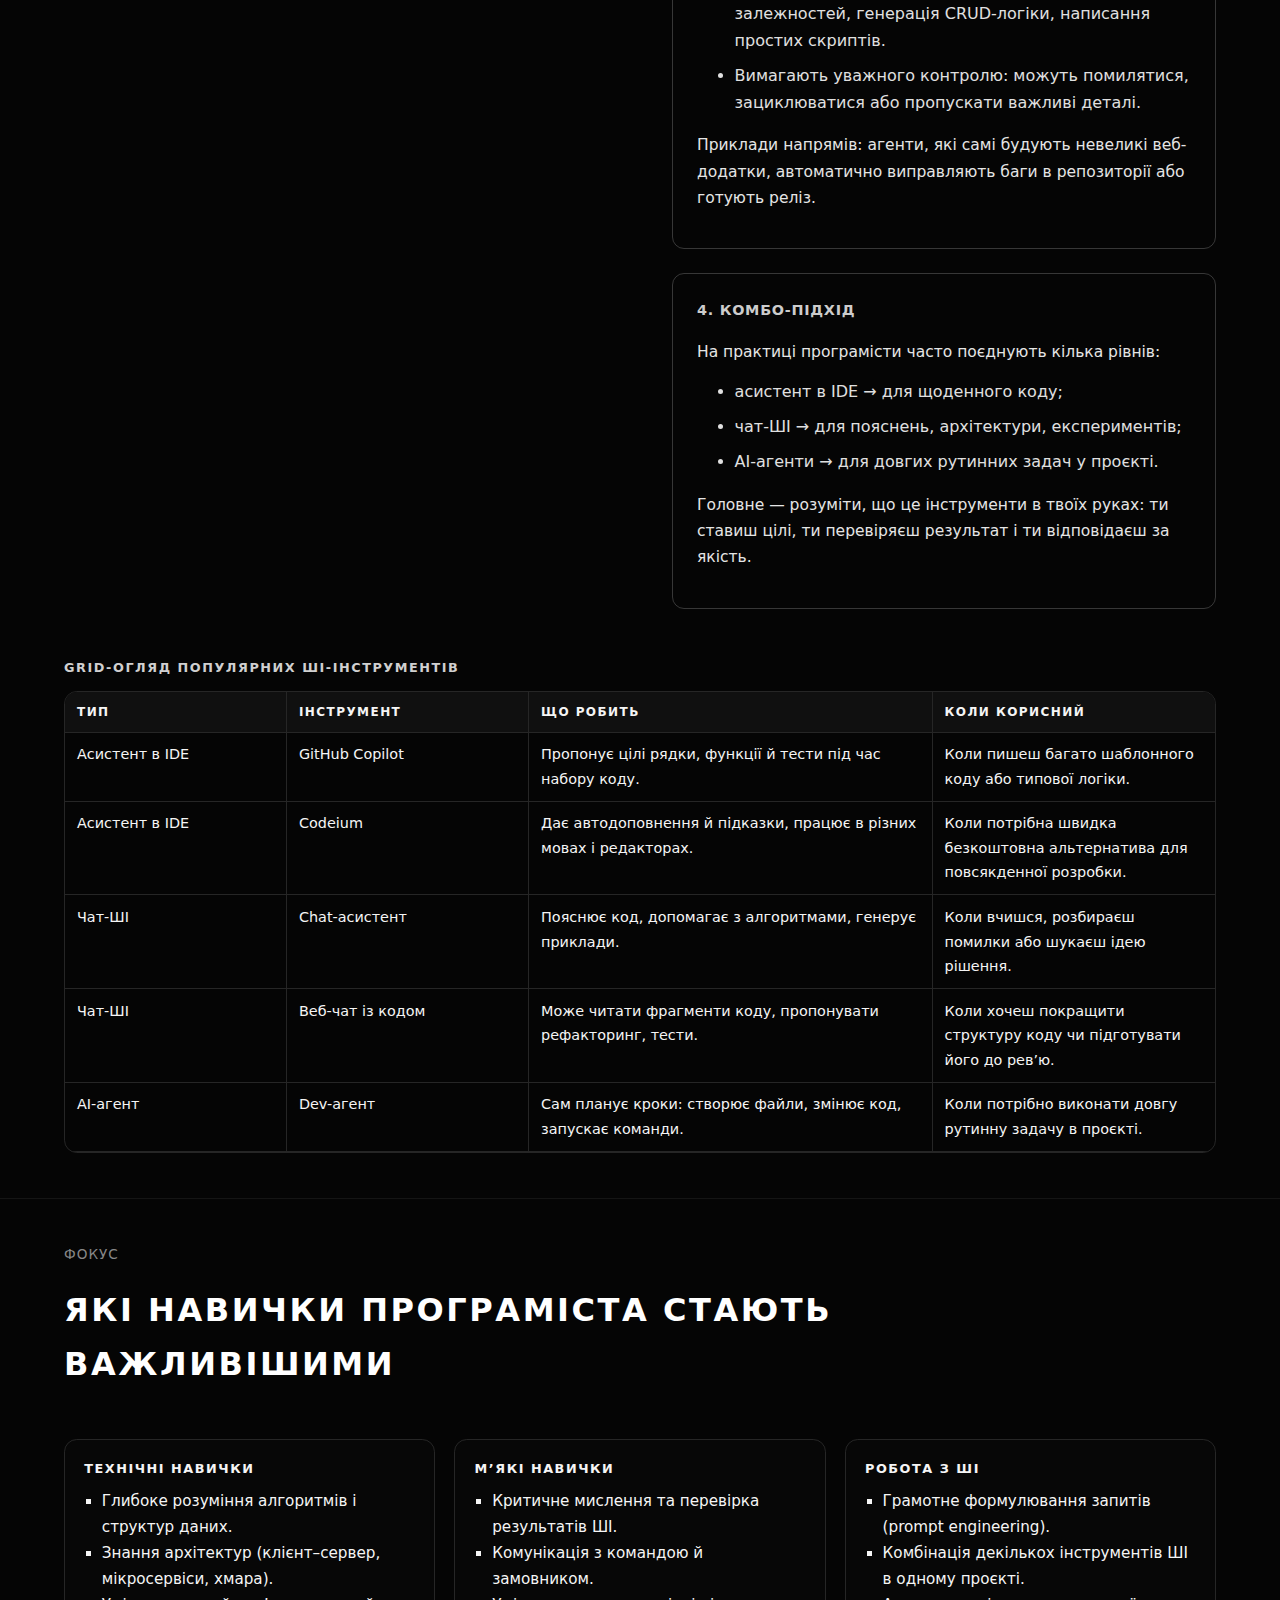
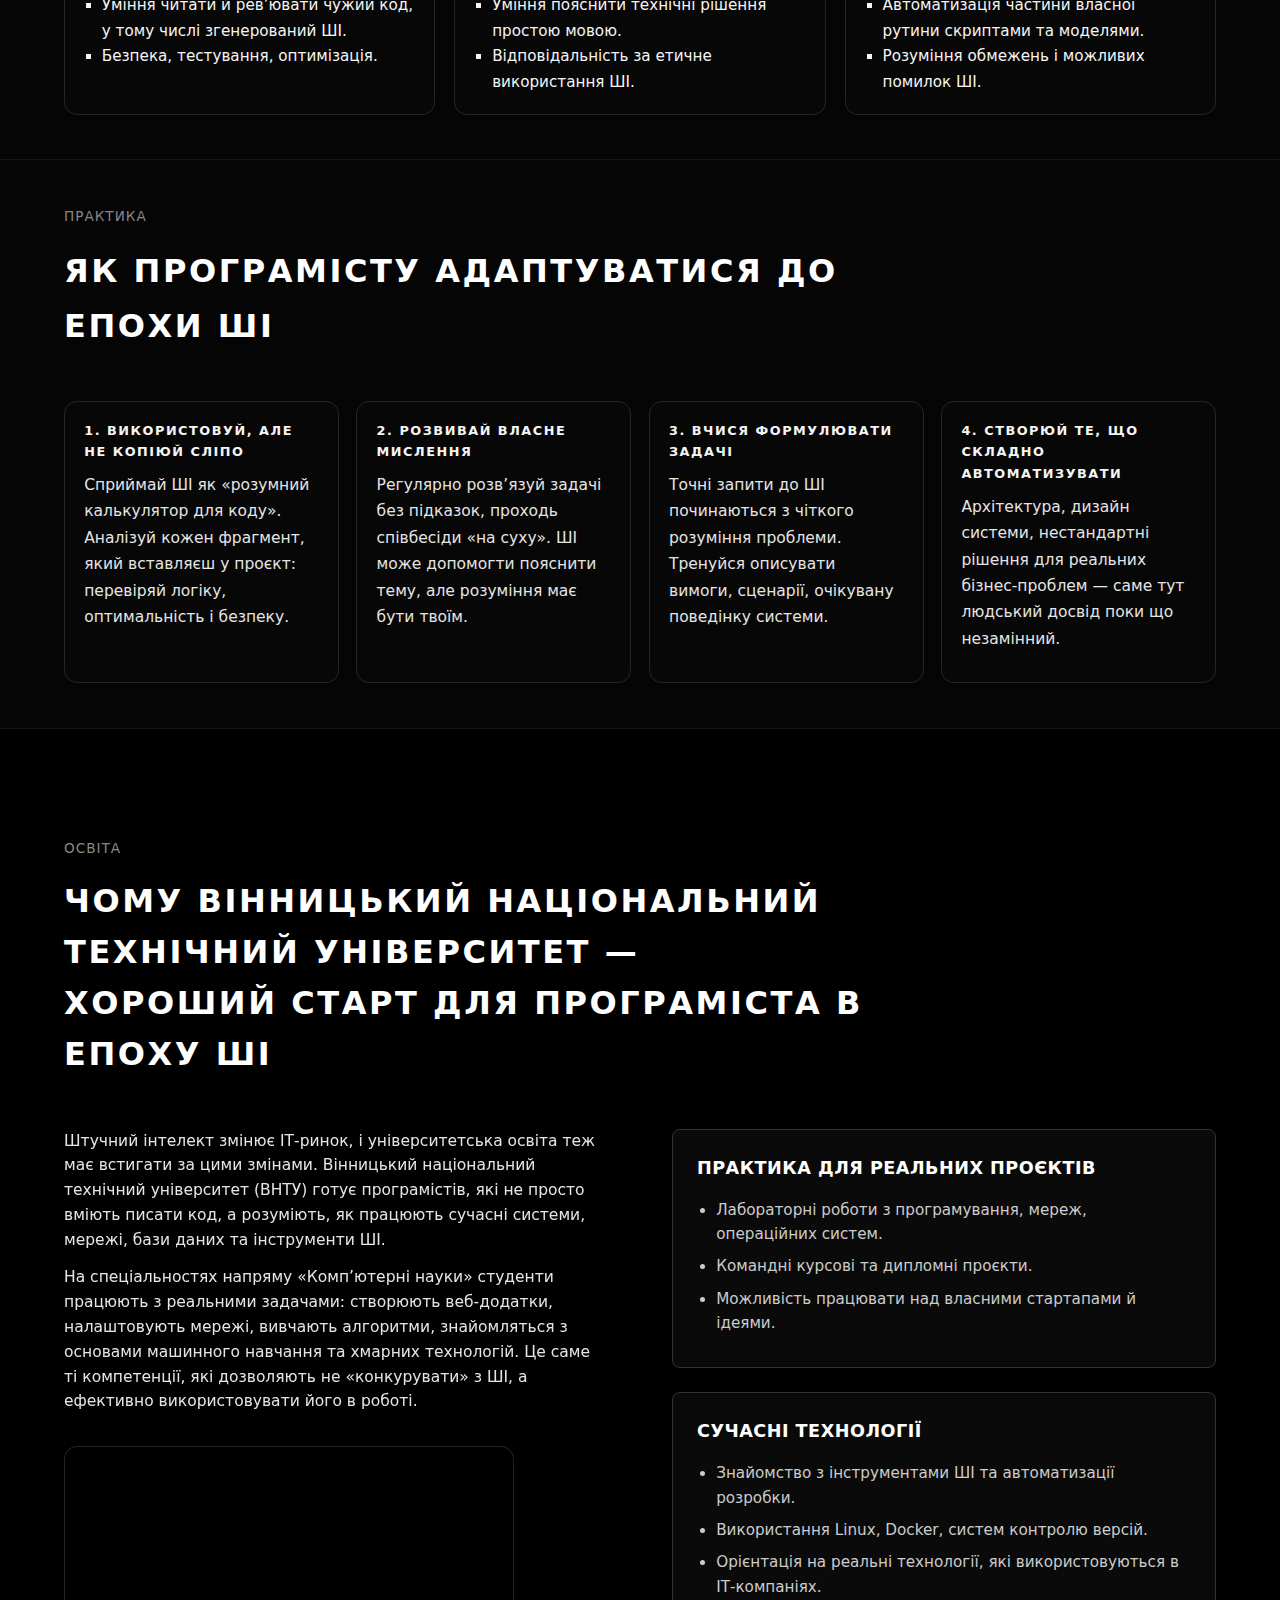
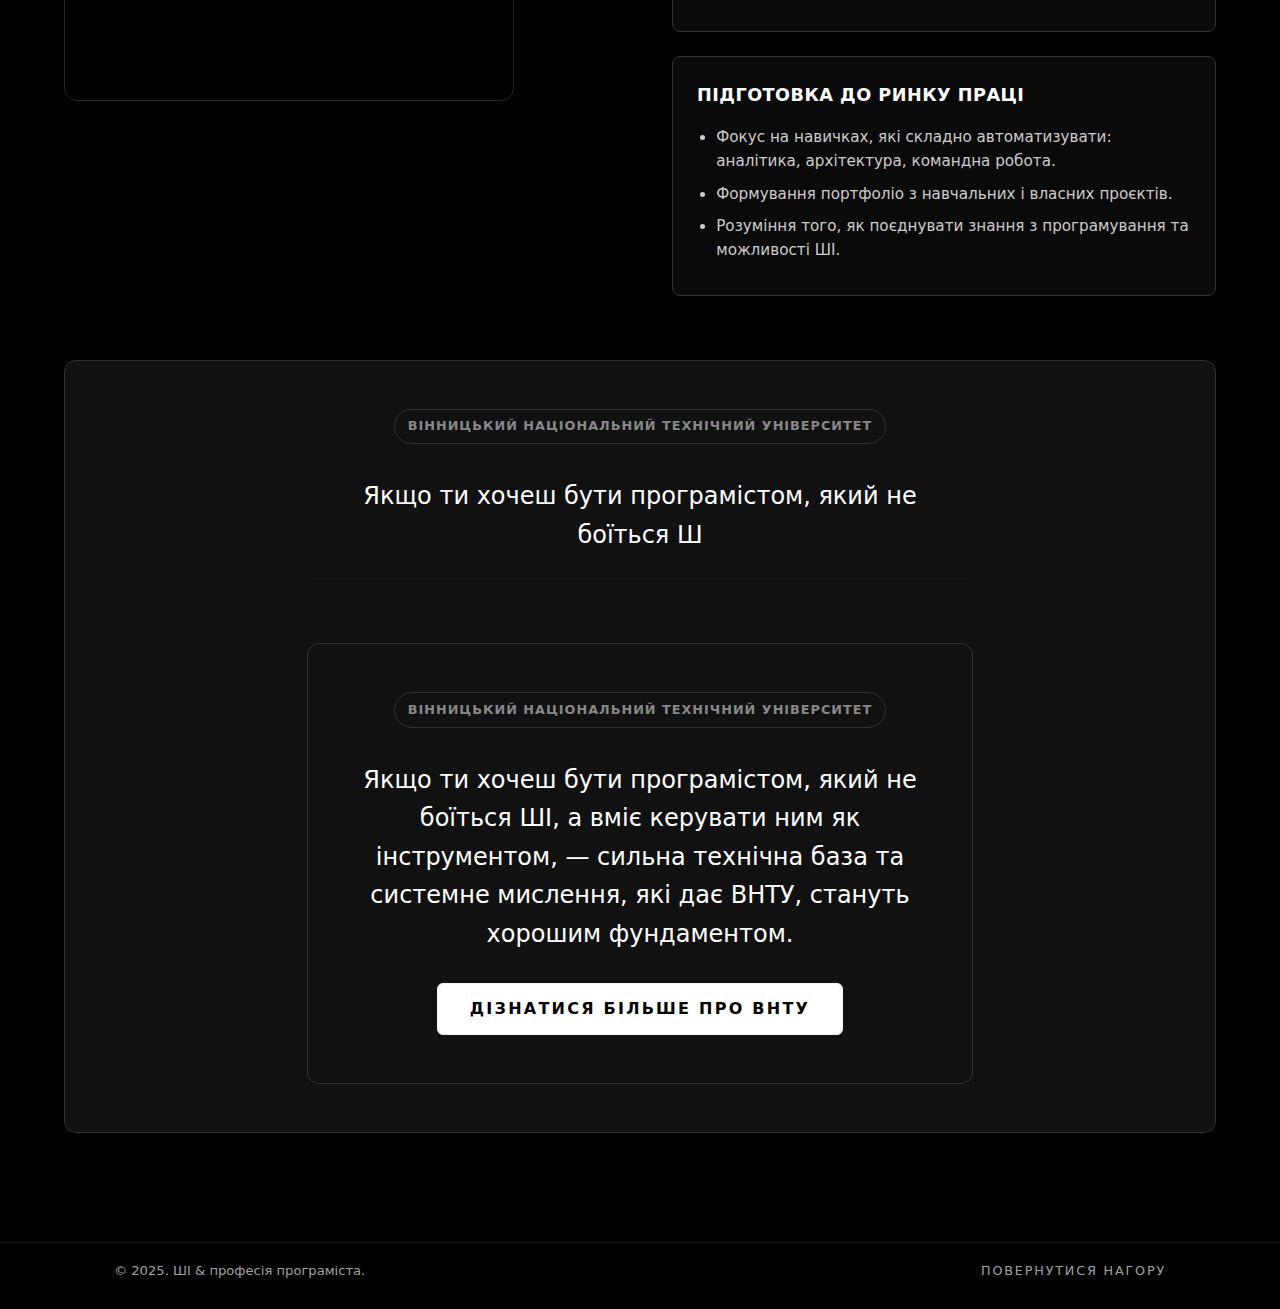
<file: v0/index.html>
<!DOCTYPE html>
<html lang="uk">
<head>
  <meta charset="UTF-8">
  <title>Як ШІ впливає на професію програміста</title>
  <meta name="viewport" content="width=device-width, initial-scale=1.0">
 
  <link rel="stylesheet" href="style.css">
</head>
<body>

  <header>
    <div class="header-inner">
      <div class="logo">AI × Dev</div>
      <nav>
        <ul>
          <li><a href="#intro">Вплив</a></li>
          <li><a href="#pros-cons">Плюси/мінуси</a></li>
          <li><a href="#ai-tools">Інструменти ШІ</a></li>
          <li><a href="#skills">Навички</a></li>
          <li><a href="#steps">Що робити?</a></li>
          <li><a href="#vntu">ВНТУ</a></li>
          <li><a href="about.html">Про мене</a></li>
        </ul>
      </nav>

      <div class="settings-group">
        <div class="color-picker">
            <div class="color-btn btn-default" data-color="default" title="Монохром"></div>
            <div class="color-btn btn-purple" data-color="purple" title="Фіолетовий"></div>
            <div class="color-btn btn-green" data-color="green" title="Зелений"></div>
        </div>

        <button id="theme-toggle" class="theme-toggle" aria-label="Увімкнути світлу тему">
            🌙
        </button>
      </div>
    </div>
  </header>

  <main>
    <section id="intro">
      <div class="hero">
        <div>
          <h1 class="hero-title">Як штучний інтелект змінює професію програміста</h1>
          <p class="hero-subtitle">
            ШІ вже вміє генерувати код, шукати помилки та пропонувати рішення.  
            Це не кінець професії програміста, але її формат швидко змінюється.
          </p>

          <div class="hero-tags">
            <span class="tag">Чорно-біла реальність</span>
            <span class="tag">Нові виклики</span>
            <span class="tag">Нові можливості</span>
          </div>

          <p class="hero-quote">
            «ШІ не відбирає роботу програміста, він відбирає роботу в того програміста,
            який з ним не вміє працювати».
          </p>
        </div>

        <div class="hero-visual">
          <div class="hero-visual-title">Рутинний vs творчий код</div>
          <div class="hero-diagram">
            <div class="diagram-row">
              <div class="diagram-label">Рутина</div>
              <div class="diagram-bar">
                <div class="diagram-fill auto"></div>
              </div>
            </div>
            <div class="diagram-row">
              <div class="diagram-label">Творчість</div>
              <div class="diagram-bar">
                <div class="diagram-fill creative"></div>
              </div>
            </div>
            <p>
              Чим більше рутинних завдань можна автоматизувати, тим ціннішим стає
              вміння мислити системно, будувати архітектуру та розуміти бізнес-логіку.
            </p>   
          </div>
        </div>
      </div>
    </section>

    <section>
      <div class="section-inner section-grid">
        <div>
          <p class="section-title">Роль програміста</p>
          <h2 class="section-heading">Від писання коду до керування системами</h2>
        </div>
        <div>
          <p>
            Раніше основна задача програміста — написати робочий код.  
            Сьогодні частину цієї роботи можуть виконувати ШІ-асистенти:
            пропонувати функції, дописувати цикли, генерувати шаблони.
          </p>
          <p>
            Програміст поступово перетворюється на інженера рішень:
            він формулює задачі, перевіряє результати, поєднує різні сервіси та
            відповідає за якість кінцевого продукту.
          </p>
        </div>
      </div>
    </section>

    <section id="pros-cons">
      <div class="section-inner">
        <p class="section-title">Баланс</p>
        <h2 class="section-heading">Переваги та ризики ШІ для програмістів</h2>

        <div class="cards">
          <div class="card">
            <div class="card-title">Переваги</div>
            <strong>Швидкість і продуктивність</strong>
            <ul>
              <li>Автоматичне доповнення коду та підказки в IDE.</li>
              <li>Швидкий пошук помилок і прикладів реалізації.</li>
              <li>Прототипування за лічені хвилини замість годин.</li>
            </ul>
          </div>

          <div class="card">
            <div class="card-title">Переваги</div>
            <strong>Навчання та вхід у професію</strong>
            <ul>
              <li>Можливість «спитати ШІ» замість годин пошуку в Google.</li>
              <li>Код із поясненнями та прикладами для самонавчання.</li>
              <li>Наглядні приклади різних підходів до однієї задачі.</li>
            </ul>
          </div>

          <div class="card">
            <div class="card-title">Ризики</div>
            <strong>Поверхневе розуміння</strong>
            <ul>
              <li>Спокуса копіювати код, не розбираючись у деталях.</li>
              <li>Залежність від підказок замість тренування «м’язів логіки».</li>
              <li>Складність у вирішенні нетипових задач без ШІ.</li>
            </ul>
          </div>

          <div class="card">
            <div class="card-title">Ризики</div>
            <strong>Конкуренція на ринку</strong>
            <ul>
              <li>Рутинні джуніорські задачі поступово автоматизуються.</li>
              <li>Цінність програміста зводиться не до коду, а до мислення.</li>
              <li>Глобальна конкуренція: роботодавцю легше найняти кращих з будь-якої країни.</li>
            </ul>
          </div>
           <div class="card">
            <div class="card-title"> Ризики</div>
            <strong>Безпека даних</strong>
            <ul>
              <li>Витік коду через хмарні чат-боти.</li>
              <li>Питання авторських прав на код.</li>
              <li>Вразливості у згенерованих рішеннях.</li>
            </ul>
          </div>

          <div class="card">
            <div class="card-title"> Переваги</div>
            <strong>Фокус на архітектурі</strong>
            <ul>
              <li>Менше рутини, більше проектування.</li>
              <li>Швидке вивчення нових мов.</li>
              <li>Розуміння бізнес-логіки стає головним.</li>
            </ul>
          </div>
        </div>
        <div class="interview-block">
          <p class="section-title">🇺🇦 Український контекст</p>
          <div class="interview-container">
             <div class="video-wrapper">
                <iframe src="https://www.youtube.com/embed/CJpIrd8iHYw" title="ШІ-революція в Україні" allowfullscreen></iframe>
             </div>
             <div>
               <h3 style="margin-bottom: 1rem; color: var(--accent);">Інтерв'ю з Head of AI MacPaw</h3>
               <p>
                 Як українські компанії адаптуються до змін? Які нові навички потрібні розробникам вже сьогодні?
                 Розмова про реальний стан ринку праці в Україні.
               </p>
      </div>
    </section>
    


    <section>
      <div class="section-inner">
        <p class="section-title">Еволюція</p>
        <h2 class="section-heading">Коротка історія: ШІ в розробці</h2>

        <div class="timeline">
          <div class="timeline-item">
            <div class="timeline-year">До 2015</div>
            <div class="timeline-title">Автодоповнення й прості підказки</div>
            <p>Редактори коду підказують синтаксис, але не «розуміють» логіку програми.</p>
          </div>

          <div class="timeline-item">
            <div class="timeline-year">2015–2020</div>
            <div class="timeline-title">Інтелектуальні IDE</div>
            <p>З’являються «розумні» аналізатори коду, рефакторинг в один клік, лінтери.</p>
          </div>

          <div class="timeline-item">
            <div class="timeline-year">2020+</div>
            <div class="timeline-title">Генерація коду ШІ-моделями</div>
            <p>Моделі можуть писати функції, тести, документацію на основі короткого опису.</p>
          </div>

          <div class="timeline-item">
            <div class="timeline-year">Майбутнє</div>
            <div class="timeline-title">Програміст як системний архітектор</div>
            <p>
              Головна роль людини — ставити задачі, обирати архітектуру, контролювати якість і етику.
            </p>
          </div>
        </div>
      </div>
    </section>

    <section id="ai-tools">
      <div class="section-inner">
        <p class="section-title">Приклади інструментів</p>
        <h2 class="section-heading">Інструменти ШІ та AI-агенти для програмування</h2>

        <div class="section-grid">
          <div>
            <p>
              Сучасний програміст може використовувати ШІ не лише як «чат для підказок», а як
              повноцінний набір інструментів: від автодоповнення коду в IDE до AI-агентів, які
              самі планують, пишуть і тестують частину проєкту.
            </p>
            <p>
              Важливо: ці інструменти прискорюють роботу, але відповідальність за архітектуру,
              безпеку та якість коду все одно на людині. ШІ — це розширення твоїх можливостей,
              а не заміна твоєї голови.
            </p>
          </div>

          <div class="ai-tools-groups">
            <div class="ai-tools-group">
              <h3>1. Асистенти в IDE</h3>
              <p>
                Підключаються до редактора коду й підказують фрагменти в реальному часі.
                Приклади:
              </p>
              <ul>
                <li><strong>GitHub Copilot</strong> — пропонує цілі функції та фрагменти коду.</li>
                <li><strong>Tabnine</strong> — автодоповнення з фокусом на приватність коду.</li>
                <li><strong>Codeium / інші плагіни</strong> — безкоштовні або умовно безкоштовні аналоги.</li>
              </ul>
              <p>
                Їх зручно використовувати як «розумні автодоповнювачі», але все, що вони
                генерують, потрібно переглядати й тестувати.
              </p>
            </div>

            <div class="ai-tools-group">
              <h3>2. Браузерні чат-асистенти</h3>
              <p>
                Працюють як діалогові системи: ти описуєш задачу — вони пропонують код,
                пояснення, алгоритми.
              </p>
              <ul>
                <li>Пояснюють складні фрагменти коду «людською» мовою.</li>
                <li>Допомагають підібрати алгоритм або структуру даних.</li>
                <li>Генерують приклади для навчання та експериментів.</li>
              </ul>
              <p>
                Зручно використовувати для розбору помилок, рефакторингу та швидких прототипів.
              </p>
            </div>

            <div class="ai-tools-group">
              <h3>3. AI-агенти для розробки</h3>
              <p>
                AI-агент — це не просто чат, а «робот-розробник», який може виконувати
                послідовність кроків: планувати, запускати команди, читати файли проєкту.
              </p>
              <ul>
                <li>Можуть самі створювати структуру проєкту, писати кілька модулів і тести.</li>
                <li>Допомагають у рутинних задачах: оновлення залежностей, генерація CRUD-логіки,
                    написання простих скриптів.</li>
                <li>Вимагають уважного контролю: можуть помилятися, зациклюватися або пропускати важливі деталі.</li>
              </ul>
              <p>
                Приклади напрямів: агенти, які самі будують невеликі веб-додатки, 
                автоматично виправляють баги в репозиторії або готують реліз.
              </p>
            </div>

            <div class="ai-tools-group">
              <h3>4. Комбо-підхід</h3>
              <p>
                На практиці програмісти часто поєднують кілька рівнів:
              </p>
              <ul>
                <li>асистент в IDE → для щоденного коду;</li>
                <li>чат-ШІ → для пояснень, архітектури, експериментів;</li>
                <li>AI-агенти → для довгих рутинних задач у проєкті.</li>
              </ul>
              <p>
                Головне — розуміти, що це інструменти в твоїх руках: ти ставиш цілі,
                ти перевіряєш результат і ти відповідаєш за якість.
              </p>
            </div>
          </div>
        </div>

        <div class="ai-table-wrapper">
          <h3 class="ai-table-title">Grid-огляд популярних ШІ-інструментів</h3>
          <div class="ai-grid-table">
            <div class="ai-grid-header">Тип</div>
            <div class="ai-grid-header">Інструмент</div>
            <div class="ai-grid-header">Що робить</div>
            <div class="ai-grid-header">Коли корисний</div>

            <div class="ai-grid-cell">Асистент в IDE</div>
            <div class="ai-grid-cell">GitHub Copilot</div>
            <div class="ai-grid-cell">Пропонує цілі рядки, функції й тести під час набору коду.</div>
            <div class="ai-grid-cell">Коли пишеш багато шаблонного коду або типової логіки.</div>

            <div class="ai-grid-cell">Асистент в IDE</div>
            <div class="ai-grid-cell">Codeium</div>
            <div class="ai-grid-cell">Дає автодоповнення й підказки, працює в різних мовах і редакторах.</div>
            <div class="ai-grid-cell">Коли потрібна швидка безкоштовна альтернатива для повсякденної розробки.</div>

            <div class="ai-grid-cell">Чат-ШІ</div>
            <div class="ai-grid-cell">Chat-асистент</div>
            <div class="ai-grid-cell">Пояснює код, допомагає з алгоритмами, генерує приклади.</div>
            <div class="ai-grid-cell">Коли вчишся, розбираєш помилки або шукаєш ідею рішення.</div>

            <div class="ai-grid-cell">Чат-ШІ</div>
            <div class="ai-grid-cell">Веб-чат із кодом</div>
            <div class="ai-grid-cell">Може читати фрагменти коду, пропонувати рефакторинг, тести.</div>
            <div class="ai-grid-cell">Коли хочеш покращити структуру коду чи підготувати його до рев’ю.</div>

            <div class="ai-grid-cell">AI-агент</div>
            <div class="ai-grid-cell">Dev-агент</div>
            <div class="ai-grid-cell">Сам планує кроки: створює файли, змінює код, запускає команди.</div>
            <div class="ai-grid-cell">Коли потрібно виконати довгу рутинну задачу в проєкті.</div>
          </div>
        </div>
      </div>
    </section>

    <section id="skills">
      <div class="section-inner">
        <p class="section-title">Фокус</p>
        <h2 class="section-heading">Які навички програміста стають важливішими</h2>

        <div class="skills-grid">
          <div class="skills-col">
            <h4>Технічні навички</h4>
            <ul>
              <li>Глибоке розуміння алгоритмів і структур даних.</li>
              <li>Знання архітектур (клієнт–сервер, мікросервіси, хмара).</li>
              <li>Уміння читати й рев’ювати чужий код, у тому числі згенерований ШІ.</li>
              <li>Безпека, тестування, оптимізація.</li>
            </ul>
          </div>

          <div class="skills-col">
            <h4>М’які навички</h4>
            <ul>
              <li>Критичне мислення та перевірка результатів ШІ.</li>
              <li>Комунікація з командою й замовником.</li>
              <li>Уміння пояснити технічні рішення простою мовою.</li>
              <li>Відповідальність за етичне використання ШІ.</li>
            </ul>
          </div>

          <div class="skills-col">
            <h4>Робота з ШІ</h4>
            <ul>
              <li>Грамотне формулювання запитів (prompt engineering).</li>
              <li>Комбінація декількох інструментів ШІ в одному проєкті.</li>
              <li>Автоматизація частини власної рутини скриптами та моделями.</li>
              <li>Розуміння обмежень і можливих помилок ШІ.</li>
            </ul>
          </div>
        </div>
      </div>
    </section>

    <section id="steps">
      <div class="section-inner">
        <p class="section-title">Практика</p>
        <h2 class="section-heading">Як програмісту адаптуватися до епохи ШІ</h2>

        <div class="checklist">
          <div class="checklist-item">
            <h4>1. Використовуй, але не копіюй сліпо</h4>
            <p>
              Сприймай ШІ як «розумний калькулятор для коду».  
              Аналізуй кожен фрагмент, який вставляєш у проєкт:  
              перевіряй логіку, оптимальність і безпеку.
            </p>
          </div>

          <div class="checklist-item">
            <h4>2. Розвивай власне мислення</h4>
            <p>
              Регулярно розв’язуй задачі без підказок, проходь співбесіди «на суху».  
              ШІ може допомогти пояснити тему, але розуміння має бути твоїм.
            </p>
          </div>

          <div class="checklist-item">
            <h4>3. Вчися формулювати задачі</h4>
            <p>
              Точні запити до ШІ починаються з чіткого розуміння проблеми.  
              Тренуйся описувати вимоги, сценарії, очікувану поведінку системи.
            </p>
          </div>

          <div class="checklist-item">
            <h4>4. Створюй те, що складно автоматизувати</h4>
            <p>
              Архітектура, дизайн системи, нестандартні рішення для реальних бізнес-проблем —
              саме тут людський досвід поки що незамінний.
            </p>
          </div>
        </div>
      </div>
    </section>

  <section id="vntu">
  <div class="section-inner">
    <p class="section-title">Освіта</p>
    <h2 class="section-heading">
      Чому Вінницький національний технічний університет — хороший старт для програміста в епоху ШІ
    </h2>

    <div class="section-grid">
      <div>
        <p>
          Штучний інтелект змінює ІТ-ринок, і університетська освіта теж має встигати за цими змінами.
          Вінницький національний технічний університет (ВНТУ) готує програмістів, які не просто вміють
          писати код, а розуміють, як працюють сучасні системи, мережі, бази даних та інструменти ШІ.
        </p>
        <p>
          На спеціальностях напряму «Комп’ютерні науки» студенти працюють з реальними задачами:
          створюють веб-додатки, налаштовують мережі, вивчають алгоритми, знайомляться з основами
          машинного навчання та хмарних технологій. Це саме ті компетенції, які дозволяють не
          «конкурувати» з ШІ, а ефективно використовувати його в роботі.
        </p>

        <div style="flex: 1; min-width: 280px; max-width: 450px; margin-top: 2rem;">
           <div class="video-wrapper">
              <iframe src="https://www.youtube.com/embed/3_fJ2n-Iino" title="CS50 AI" allowfullscreen style="width: 100%; aspect-ratio: 16/9; border: none;"></iframe>
           </div>
        </div>
      </div>

      <div class="vntu-card-grid">
        <div class="vntu-card">
          <h3>Практика для реальних проєктів</h3>
          <ul>
            <li>Лабораторні роботи з програмування, мереж, операційних систем.</li>
            <li>Командні курсові та дипломні проєкти.</li>
            <li>Можливість працювати над власними стартапами й ідеями.</li>
          </ul>
        </div>

        <div class="vntu-card">
          <h3>Сучасні технології</h3>
          <ul>
            <li>Знайомство з інструментами ШІ та автоматизації розробки.</li>
            <li>Використання Linux, Docker, систем контролю версій.</li>
            <li>Орієнтація на реальні технології, які використовуються в ІТ-компаніях.</li>
          </ul>
        </div>

        <div class="vntu-card">
          <h3>Підготовка до ринку праці</h3>
          <ul>
            <li>Фокус на навичках, які складно автоматизувати: аналітика, архітектура, командна робота.</li>
            <li>Формування портфоліо з навчальних і власних проєктів.</li>
            <li>Розуміння того, як поєднувати знання з програмування та можливості ШІ.</li>
          </ul>
        </div>
      </div>
    </div>

    <div class="vntu-cta">
      <span class="vntu-badge">Вінницький національний технічний університет</span>
      <p>
        Якщо ти хочеш бути програмістом, який не боїться Ш

    <section>
   <div class="vntu-cta">
          <span class="vntu-badge">Вінницький національний технічний університет</span>
          <p>
            Якщо ти хочеш бути програмістом, який не боїться ШІ, а вміє керувати ним як інструментом, —
            сильна технічна база та системне мислення, які дає ВНТУ, стануть хорошим фундаментом.
          </p>
          <a class="vntu-btn" href="https://vntu.edu.ua" target="_blank" rel="noopener noreferrer">
            Дізнатися більше про ВНТУ
          </a>
        </div>
    </section>
  </main>

  <footer>
    <div class="footer-inner">
      <span>© 2025. ШІ & професія програміста.</span>
      <a href="#intro">Повернутися нагору</a>
    </div>
  </footer>

  <script src="script.js"></script>
</body>
</html>
</file>
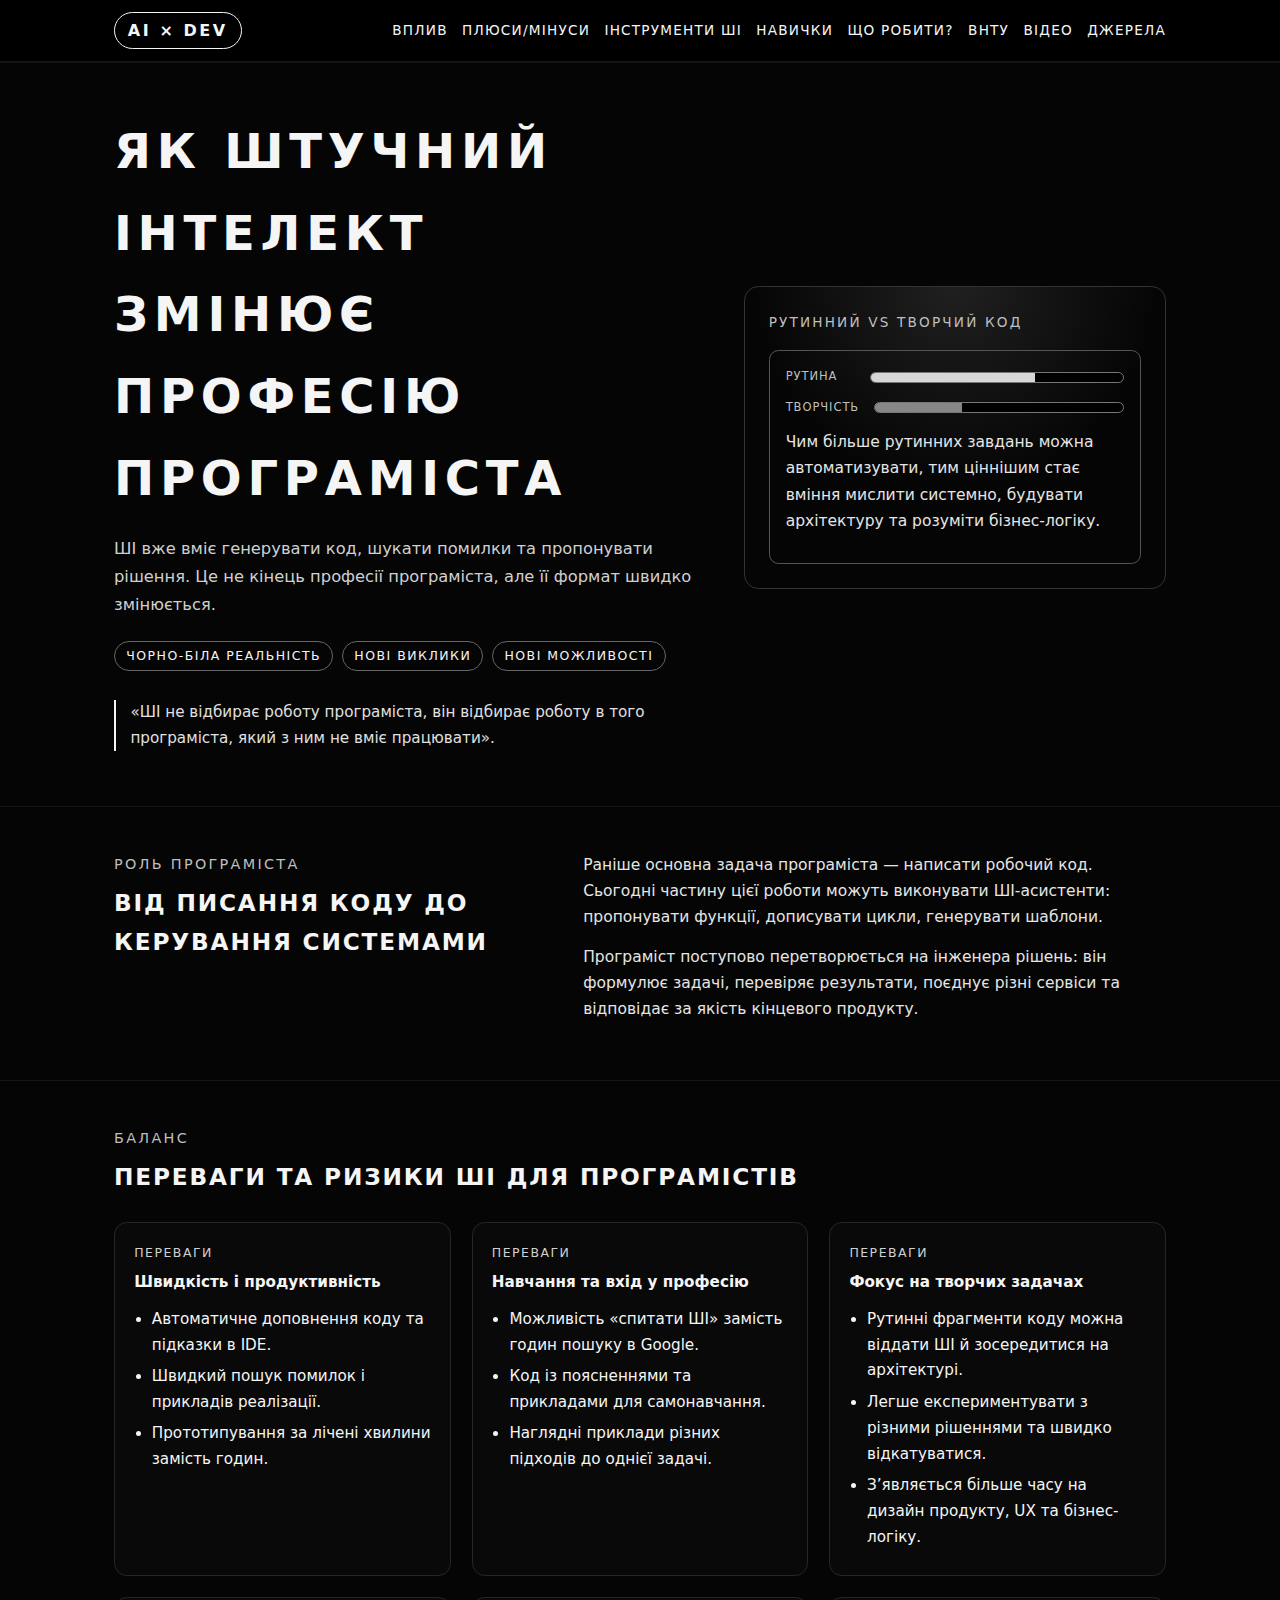
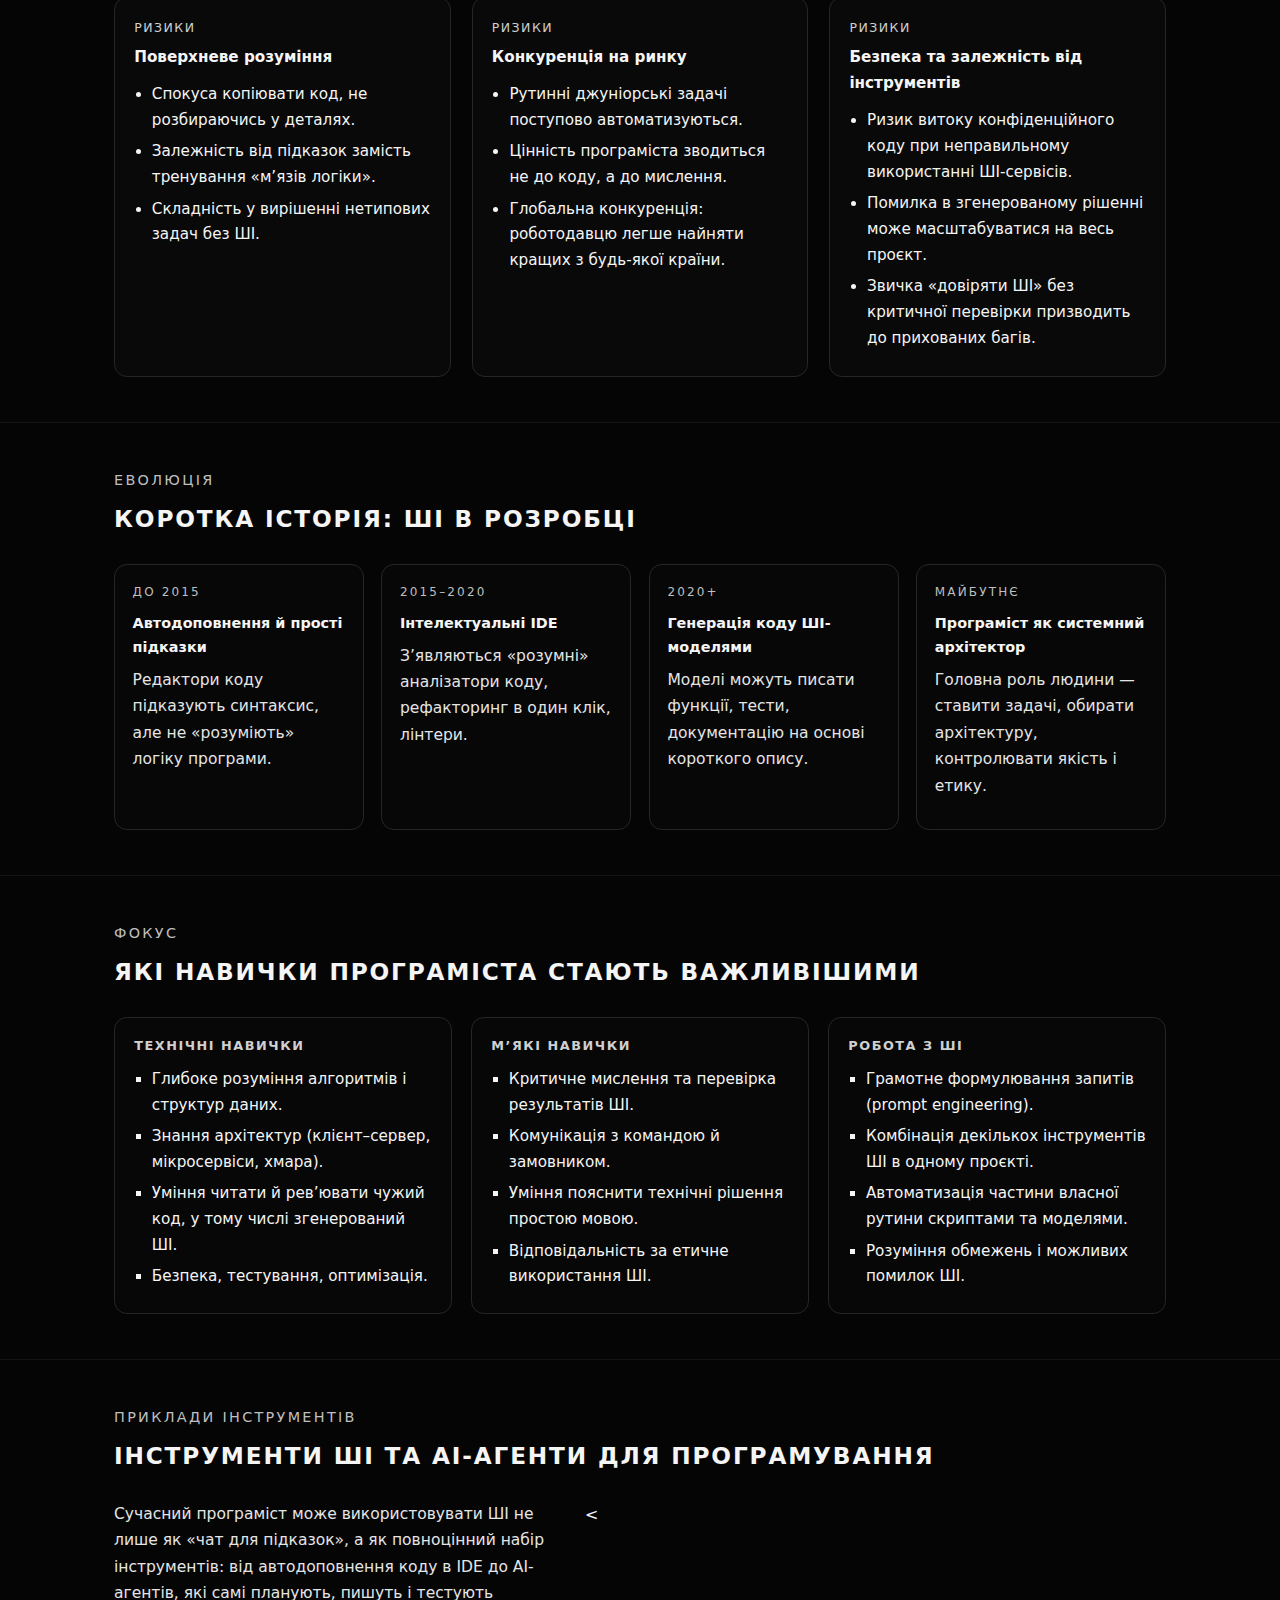
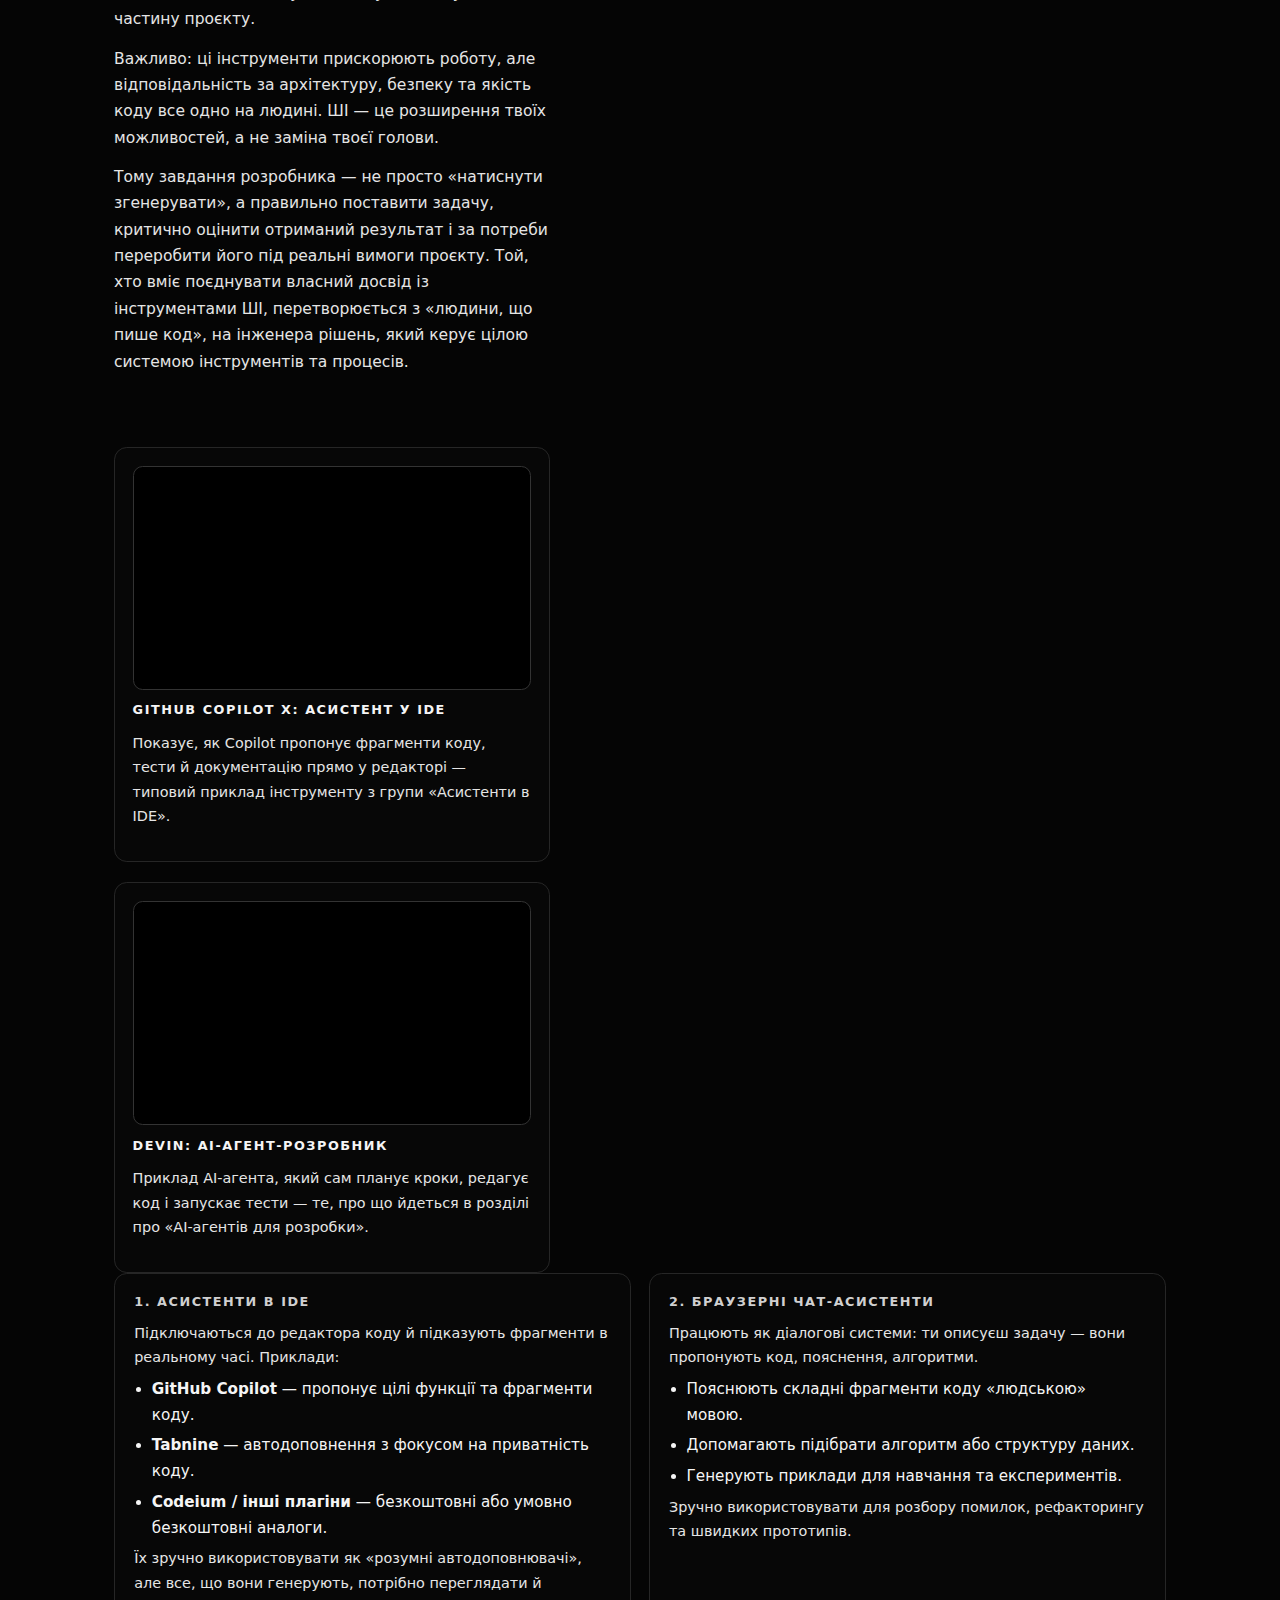
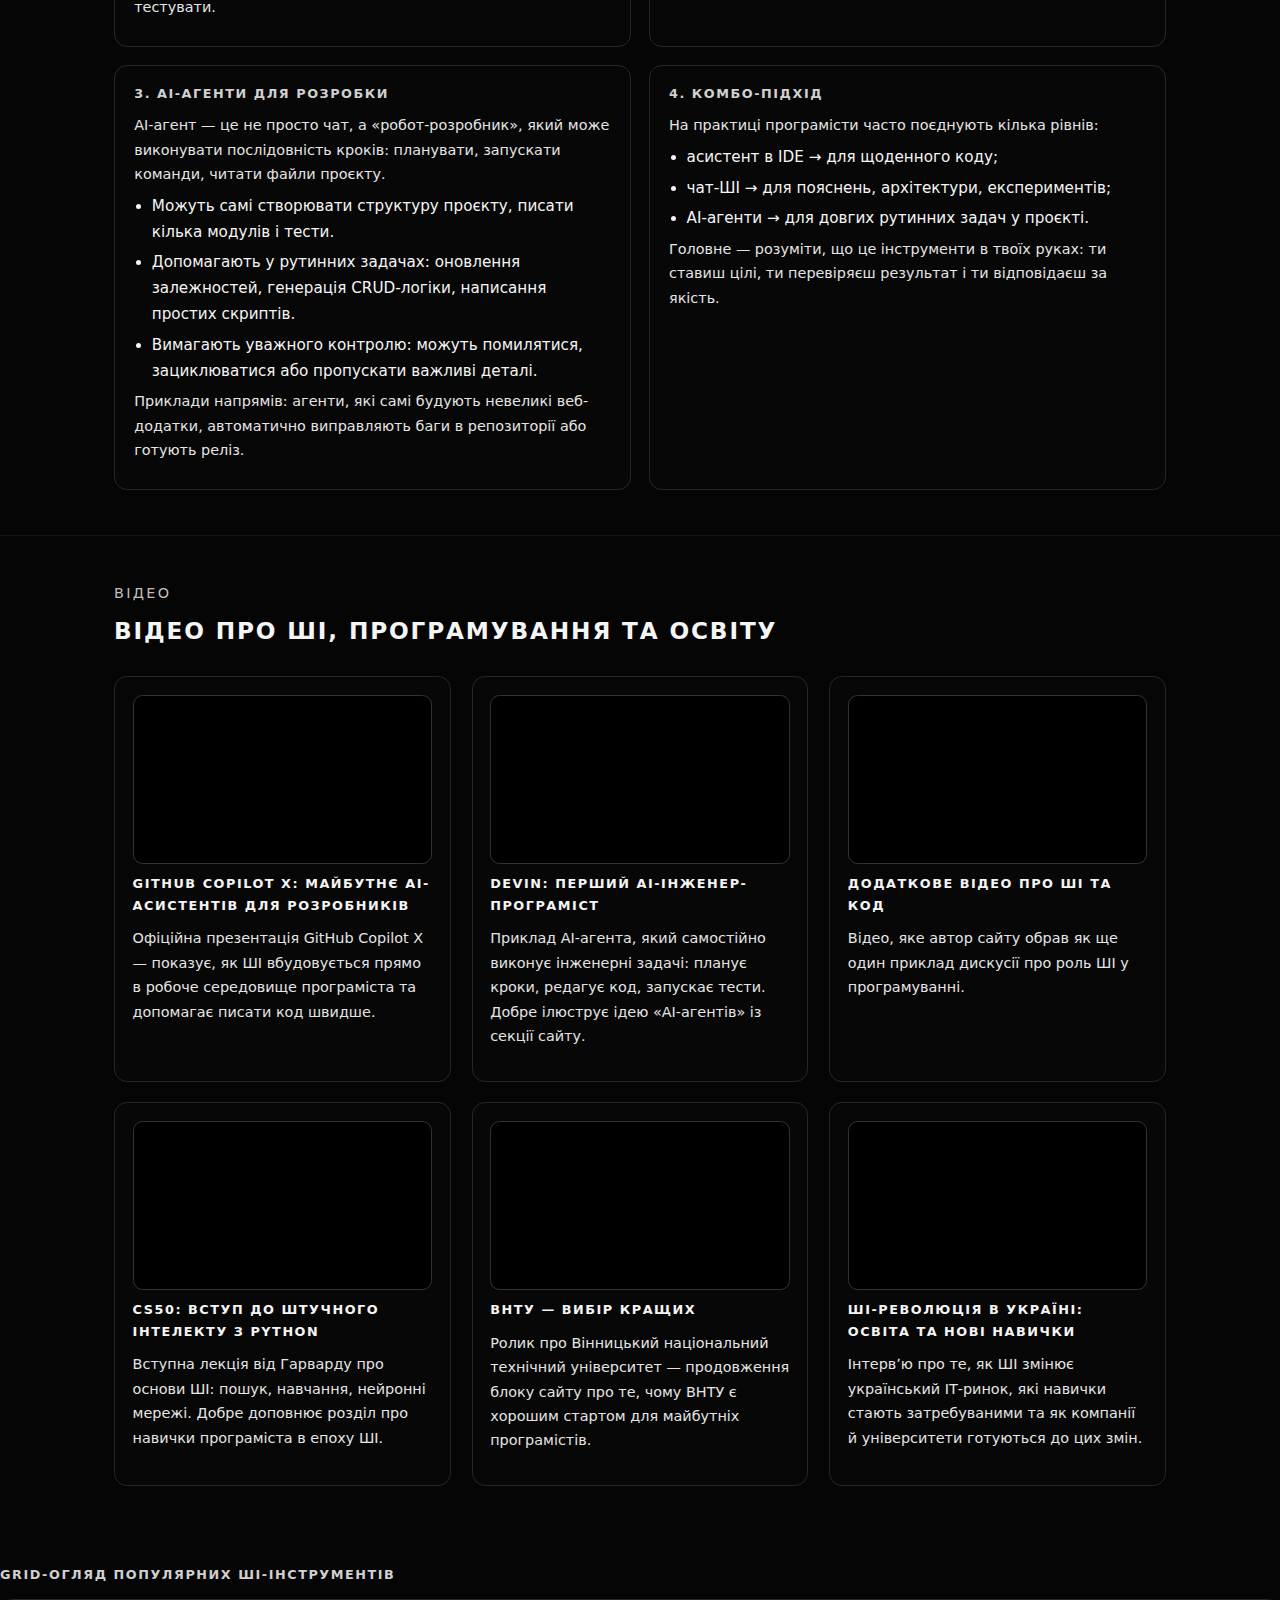
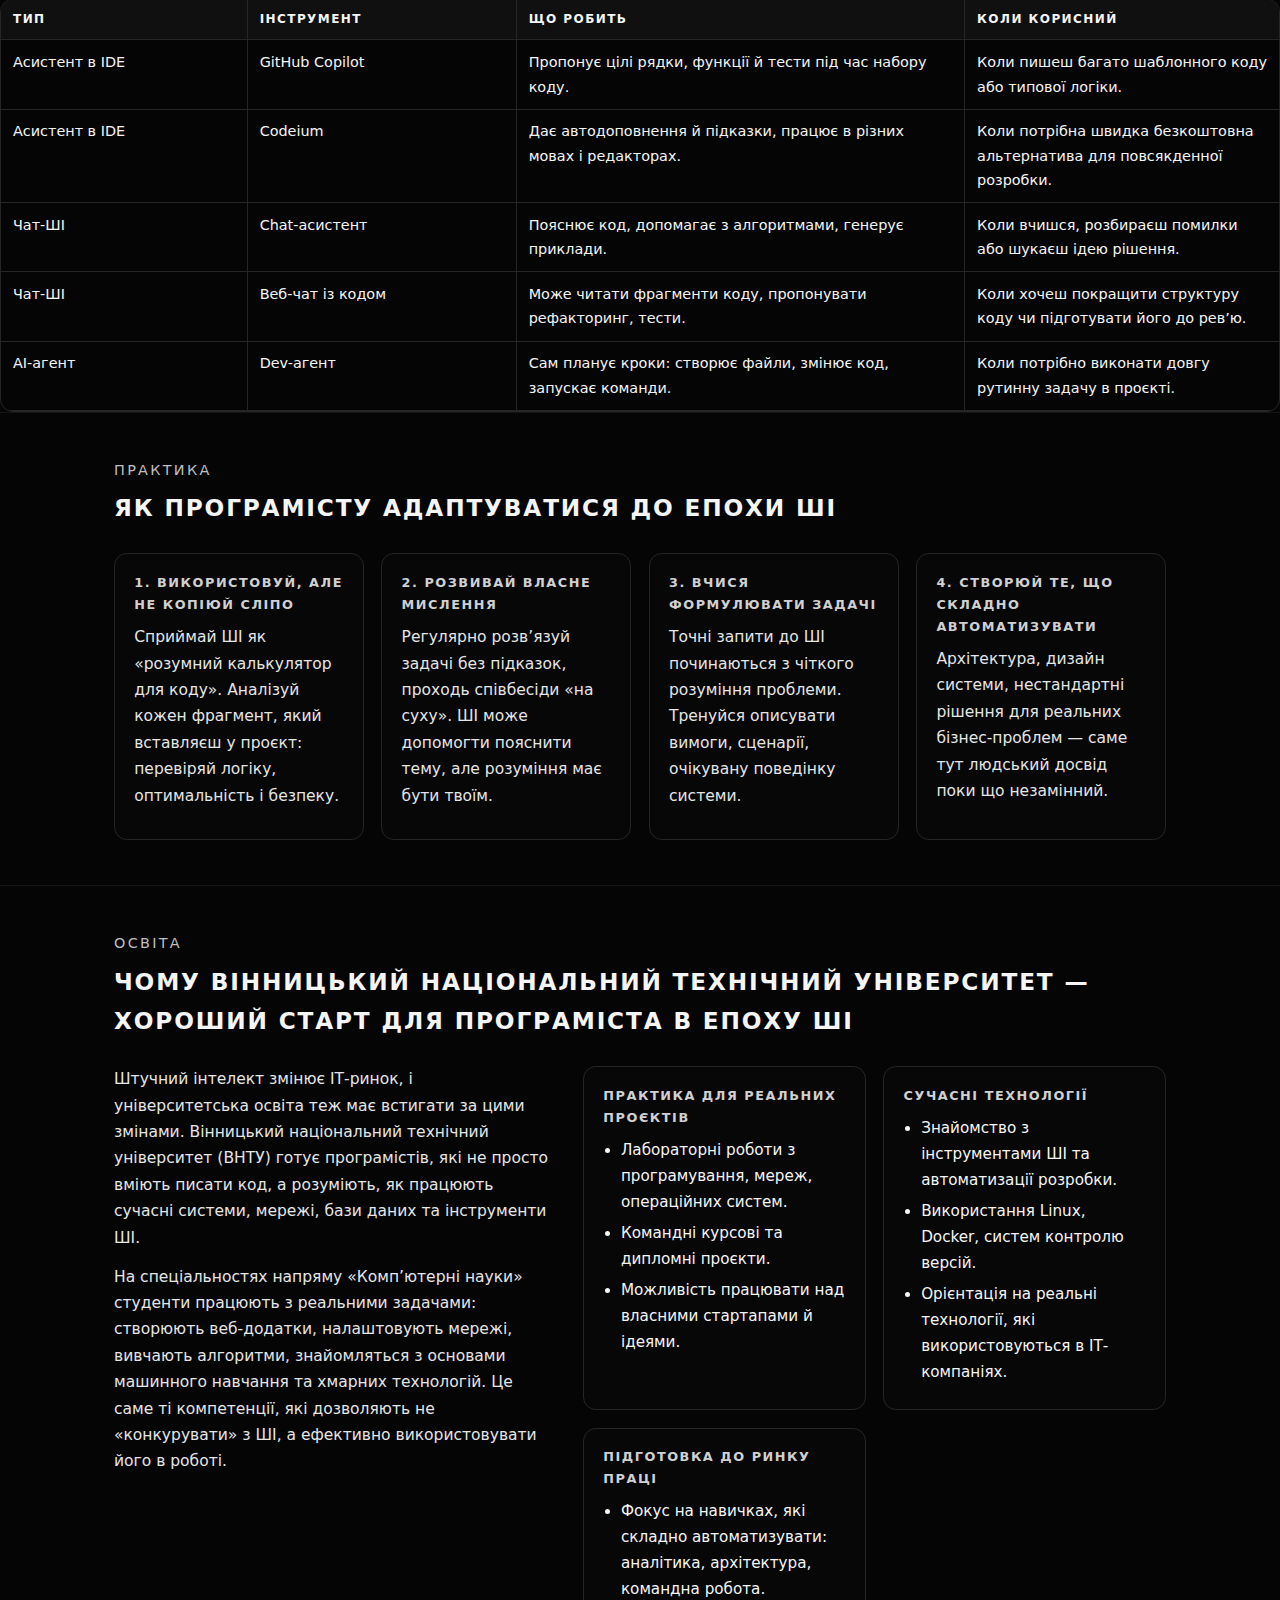
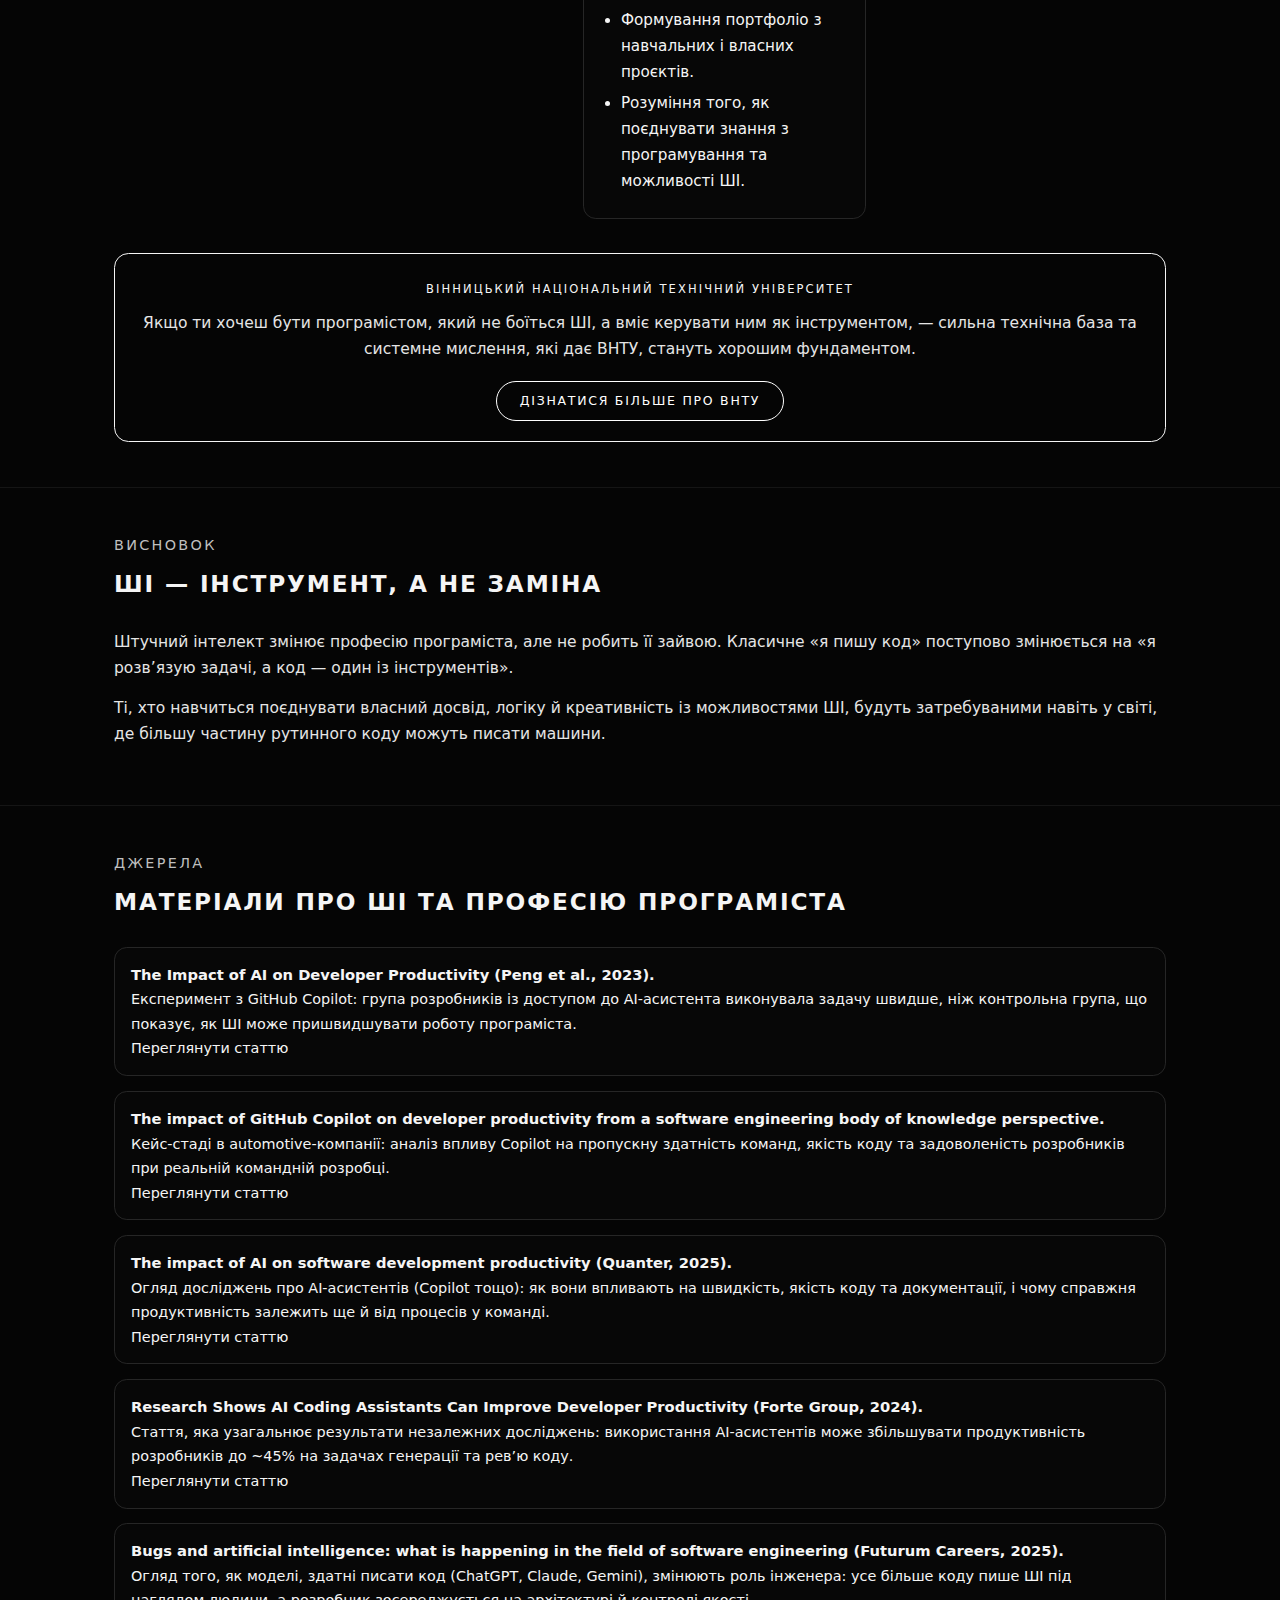
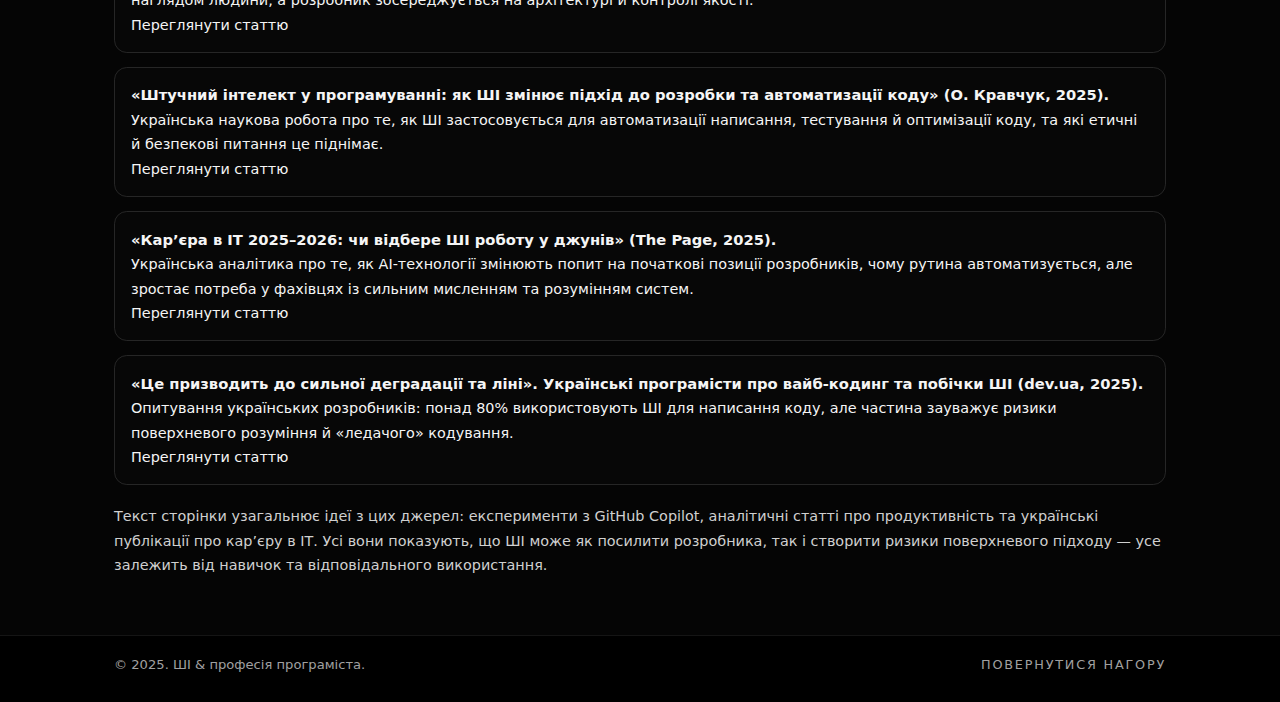
<file: v1/index.html>
<!DOCTYPE html>
<html lang="uk">
<head>
  <meta charset="UTF-8">
  <title>Як ШІ впливає на професію програміста</title>
  <meta name="viewport" content="width=device-width, initial-scale=1.0">
   <link rel="stylesheet" href="style.css">
</head>
<body>

  <!-- ===== ШАПКА ===== -->
  <header>
    <div class="header-inner">
      <div class="logo">AI × Dev</div>
      <nav>
  <ul>
    <li><a href="#intro">Вплив</a></li>
    <li><a href="#pros-cons">Плюси/мінуси</a></li>
    <li><a href="#ai-tools">Інструменти ШІ</a></li>
    <li><a href="#skills">Навички</a></li>
    <li><a href="#steps">Що робити?</a></li>
    <li><a href="#vntu">ВНТУ</a></li>
    <li><a href="#videos">Відео</a></li>
    <li><a href="#sources">Джерела</a></li>
  </ul>
</nav>
    </div>
  </header>

  <main>
    <!-- ===== HERO ===== -->
    <section id="intro">
      <div class="hero">
        <div>
          <h1 class="hero-title">Як штучний інтелект змінює професію програміста</h1>
          <p class="hero-subtitle">
            ШІ вже вміє генерувати код, шукати помилки та пропонувати рішення.  
            Це не кінець професії програміста, але її формат швидко змінюється.
          </p>

          <div class="hero-tags">
            <span class="tag">Чорно-біла реальність</span>
            <span class="tag">Нові виклики</span>
            <span class="tag">Нові можливості</span>
          </div>

          <p class="hero-quote">
            «ШІ не відбирає роботу програміста, він відбирає роботу в того програміста,
            який з ним не вміє працювати».
          </p>
        </div>

        <div class="hero-visual">
          <div class="hero-visual-title">Рутинний vs творчий код</div>
          <div class="hero-diagram">
            <div class="diagram-row">
              <div class="diagram-label">Рутина</div>
              <div class="diagram-bar">
                <div class="diagram-fill auto"></div>
              </div>
            </div>
            <div class="diagram-row">
              <div class="diagram-label">Творчість</div>
              <div class="diagram-bar">
                <div class="diagram-fill creative"></div>
              </div>
            </div>
            <p>
              Чим більше рутинних завдань можна автоматизувати, тим ціннішим стає
              вміння мислити системно, будувати архітектуру та розуміти бізнес-логіку.
            </p>
          </div>
        </div>
      </div>
    </section>

    <!-- ===== ЩО САМЕ ЗМІНЮЄТЬСЯ ===== -->
    <section>
      <div class="section-inner section-grid">
        <div>
          <p class="section-title">Роль програміста</p>
          <h2 class="section-heading">Від писання коду до керування системами</h2>
        </div>
        <div>
          <p>
            Раніше основна задача програміста — написати робочий код.  
            Сьогодні частину цієї роботи можуть виконувати ШІ-асистенти:
            пропонувати функції, дописувати цикли, генерувати шаблони.
          </p>
          <p>
            Програміст поступово перетворюється на інженера рішень:
            він формулює задачі, перевіряє результати, поєднує різні сервіси та
            відповідає за якість кінцевого продукту.
          </p>
        </div>
      </div>
    </section>

    <!-- ===== ПЕРЕВАГИ / РИЗИКИ ===== -->
    <section id="pros-cons">
  <div class="section-inner">
    <p class="section-title">Баланс</p>
    <h2 class="section-heading">Переваги та ризики ШІ для програмістів</h2>

    <div class="cards">
      <div class="card">
        <div class="card-title">Переваги</div>
        <strong>Швидкість і продуктивність</strong>
        <ul>
          <li>Автоматичне доповнення коду та підказки в IDE.</li>
          <li>Швидкий пошук помилок і прикладів реалізації.</li>
          <li>Прототипування за лічені хвилини замість годин.</li>
        </ul>
      </div>

      <div class="card">
        <div class="card-title">Переваги</div>
        <strong>Навчання та вхід у професію</strong>
        <ul>
          <li>Можливість «спитати ШІ» замість годин пошуку в Google.</li>
          <li>Код із поясненнями та прикладами для самонавчання.</li>
          <li>Наглядні приклади різних підходів до однієї задачі.</li>
        </ul>
      </div>

      <!-- НОВА ПЕРЕВАГА -->
      <div class="card">
        <div class="card-title">Переваги</div>
        <strong>Фокус на творчих задачах</strong>
        <ul>
          <li>Рутинні фрагменти коду можна віддати ШІ й зосередитися на архітектурі.</li>
          <li>Легше експериментувати з різними рішеннями та швидко відкатуватися.</li>
          <li>З’являється більше часу на дизайн продукту, UX та бізнес-логіку.</li>
        </ul>
      </div>

      <div class="card">
        <div class="card-title">Ризики</div>
        <strong>Поверхневе розуміння</strong>
        <ul>
          <li>Спокуса копіювати код, не розбираючись у деталях.</li>
          <li>Залежність від підказок замість тренування «м’язів логіки».</li>
          <li>Складність у вирішенні нетипових задач без ШІ.</li>
        </ul>
      </div>

      <div class="card">
        <div class="card-title">Ризики</div>
        <strong>Конкуренція на ринку</strong>
        <ul>
          <li>Рутинні джуніорські задачі поступово автоматизуються.</li>
          <li>Цінність програміста зводиться не до коду, а до мислення.</li>
          <li>Глобальна конкуренція: роботодавцю легше найняти кращих з будь-якої країни.</li>
        </ul>
      </div>

      <!-- НОВИЙ РИЗИК -->
      <div class="card">
        <div class="card-title">Ризики</div>
        <strong>Безпека та залежність від інструментів</strong>
        <ul>
          <li>Ризик витоку конфіденційного коду при неправильному використанні ШІ-сервісів.</li>
          <li>Помилка в згенерованому рішенні може масштабуватися на весь проєкт.</li>
          <li>Звичка «довіряти ШІ» без критичної перевірки призводить до прихованих багів.</li>
        </ul>
      </div>
    </div>
  </div>
</section>

    <!-- ===== ТАЙМЛАЙН РОЗВИТКУ ===== -->
    <section>
      <div class="section-inner">
        <p class="section-title">Еволюція</p>
        <h2 class="section-heading">Коротка історія: ШІ в розробці</h2>

        <div class="timeline">
          <div class="timeline-item">
            <div class="timeline-year">До 2015</div>
            <div class="timeline-title">Автодоповнення й прості підказки</div>
            <p>Редактори коду підказують синтаксис, але не «розуміють» логіку програми.</p>
          </div>

          <div class="timeline-item">
            <div class="timeline-year">2015–2020</div>
            <div class="timeline-title">Інтелектуальні IDE</div>
            <p>З’являються «розумні» аналізатори коду, рефакторинг в один клік, лінтери.</p>
          </div>

          <div class="timeline-item">
            <div class="timeline-year">2020+</div>
            <div class="timeline-title">Генерація коду ШІ-моделями</div>
            <p>Моделі можуть писати функції, тести, документацію на основі короткого опису.</p>
          </div>

          <div class="timeline-item">
            <div class="timeline-year">Майбутнє</div>
            <div class="timeline-title">Програміст як системний архітектор</div>
            <p>Головна роль людини — ставити задачі, обирати архітектуру, контролювати якість і етику.</p>
          </div>
        </div>
      </div>
    </section>

    <!-- ===== НАВИЧКИ МАЙБУТНЬОГО ===== -->
    <section id="skills">
      <div class="section-inner">
        <p class="section-title">Фокус</p>
        <h2 class="section-heading">Які навички програміста стають важливішими</h2>

        <div class="skills-grid">
          <div class="skills-col">
            <h4>Технічні навички</h4>
            <ul>
              <li>Глибоке розуміння алгоритмів і структур даних.</li>
              <li>Знання архітектур (клієнт–сервер, мікросервіси, хмара).</li>
              <li>Уміння читати й рев’ювати чужий код, у тому числі згенерований ШІ.</li>
              <li>Безпека, тестування, оптимізація.</li>
            </ul>
          </div>

          <div class="skills-col">
            <h4>М’які навички</h4>
            <ul>
              <li>Критичне мислення та перевірка результатів ШІ.</li>
              <li>Комунікація з командою й замовником.</li>
              <li>Уміння пояснити технічні рішення простою мовою.</li>
              <li>Відповідальність за етичне використання ШІ.</li>
            </ul>
          </div>

          <div class="skills-col">
            <h4>Робота з ШІ</h4>
            <ul>
              <li>Грамотне формулювання запитів (prompt engineering).</li>
              <li>Комбінація декількох інструментів ШІ в одному проєкті.</li>
              <li>Автоматизація частини власної рутини скриптами та моделями.</li>
              <li>Розуміння обмежень і можливих помилок ШІ.</li>
            </ul>
          </div>
        </div>
      </div>
    </section>

    <!-- ===== ПРИКЛАДИ ШІ ТА AI-АГЕНТІВ ===== -->
    <section id="ai-tools">
      <div class="section-inner">
        <p class="section-title">Приклади інструментів</p>
        <h2 class="section-heading">Інструменти ШІ та AI-агенти для програмування</h2>

        <div class="section-grid">
          <div>
            <p>
  Сучасний програміст може використовувати ШІ не лише як «чат для підказок», а як
  повноцінний набір інструментів: від автодоповнення коду в IDE до AI-агентів, які
  самі планують, пишуть і тестують частину проєкту.
</p>

<p>
  Важливо: ці інструменти прискорюють роботу, але відповідальність за архітектуру,
  безпеку та якість коду все одно на людині. ШІ — це розширення твоїх можливостей,
  а не заміна твоєї голови.
</p>

<p>
  Тому завдання розробника — не просто «натиснути згенерувати», а правильно поставити
  задачу, критично оцінити отриманий результат і за потреби переробити його під реальні
  вимоги проєкту. Той, хто вміє поєднувати власний досвід із інструментами ШІ, перетворюється
  з «людини, що пише код», на інженера рішень, який керує цілою системою інструментів та процесів.
</p>

          </div>
<        <!-- Відео-приклади інструментів ШІ (Copilot + Devin) -->
        <div class="video-grid" style="margin-top: 1.5rem;">
          <article class="video-card">
            <div class="video-frame">
              <iframe
                src="https://www.youtube.com/embed/4RfD5JiXt3A"
                title="GitHub Copilot X"
                loading="lazy"
                allowfullscreen
              ></iframe>
            </div>
            <h3 class="video-title">GitHub Copilot X: асистент у IDE</h3>
            <p class="video-description">
              Показує, як Copilot пропонує фрагменти коду, тести й документацію прямо у редакторі —
              типовий приклад інструменту з групи «Асистенти в IDE».
            </p>
          </article>

          <article class="video-card">
            <div class="video-frame">
              <iframe
                src="https://www.youtube.com/embed/fjHtjT7GO1c"
                title="Devin – the first AI software engineer"
                loading="lazy"
                allowfullscreen
              ></iframe>
            </div>
            <h3 class="video-title">Devin: AI-агент-розробник</h3>
            <p class="video-description">
              Приклад AI-агента, який сам планує кроки, редагує код і запускає тести —
              те, про що йдеться в розділі про «AI-агентів для розробки».
            </p>
          </article>
        </div>

      </div>

          <div class="ai-tools-groups">
            <div class="ai-tools-group">
              <h3>1. Асистенти в IDE</h3>
              <p>
                Підключаються до редактора коду й підказують фрагменти в реальному часі.
                Приклади:
              </p>
              <ul>
                <li><strong>GitHub Copilot</strong> — пропонує цілі функції та фрагменти коду.</li>
                <li><strong>Tabnine</strong> — автодоповнення з фокусом на приватність коду.</li>
                <li><strong>Codeium / інші плагіни</strong> — безкоштовні або умовно безкоштовні аналоги.</li>
              </ul>
              <p>
                Їх зручно використовувати як «розумні автодоповнювачі», але все, що вони
                генерують, потрібно переглядати й тестувати.
              </p>
            </div>

            <div class="ai-tools-group">
              <h3>2. Браузерні чат-асистенти</h3>
              <p>
                Працюють як діалогові системи: ти описуєш задачу — вони пропонують код,
                пояснення, алгоритми.
              </p>
              <ul>
                <li>Пояснюють складні фрагменти коду «людською» мовою.</li>
                <li>Допомагають підібрати алгоритм або структуру даних.</li>
                <li>Генерують приклади для навчання та експериментів.</li>
              </ul>
              <p>
                Зручно використовувати для розбору помилок, рефакторингу та швидких прототипів.
              </p>
            </div>

            <div class="ai-tools-group">
              <h3>3. AI-агенти для розробки</h3>
              <p>
                AI-агент — це не просто чат, а «робот-розробник», який може виконувати
                послідовність кроків: планувати, запускати команди, читати файли проєкту.
              </p>
              <ul>
                <li>Можуть самі створювати структуру проєкту, писати кілька модулів і тести.</li>
                <li>Допомагають у рутинних задачах: оновлення залежностей, генерація CRUD-логіки,
                    написання простих скриптів.</li>
                <li>Вимагають уважного контролю: можуть помилятися, зациклюватися або пропускати важливі деталі.</li>
              </ul>
              <p>
                Приклади напрямів: агенти, які самі будують невеликі веб-додатки, 
                автоматично виправляють баги в репозиторії або готують реліз.
              </p>
            </div>

            <div class="ai-tools-group">
              <h3>4. Комбо-підхід</h3>
              <p>
                На практиці програмісти часто поєднують кілька рівнів:
              </p>
              <ul>
                <li>асистент в IDE → для щоденного коду;</li>
                <li>чат-ШІ → для пояснень, архітектури, експериментів;</li>
                <li>AI-агенти → для довгих рутинних задач у проєкті.</li>
              </ul>
              <p>
                Головне — розуміти, що це інструменти в твоїх руках: ти ставиш цілі,
                ти перевіряєш результат і ти відповідаєш за якість.
              </p>
            </div>
          </div>
        </div>
        <section id="videos">
      <div class="section-inner">
        <p class="section-title">Відео</p>
        <h2 class="section-heading">Відео про ШІ, програмування та освіту</h2>

        <div class="video-grid">
          <article class="video-card">
            <div class="video-frame">
              <iframe
                src="https://www.youtube.com/embed/4RfD5JiXt3A"
                title="GitHub Copilot X"
                loading="lazy"
                allowfullscreen
              ></iframe>
            </div>
            <h3 class="video-title">GitHub Copilot X: майбутнє AI-асистентів для розробників</h3>
            <p class="video-description">
              Офіційна презентація GitHub Copilot X — показує, як ШІ вбудовується прямо в робоче
              середовище програміста та допомагає писати код швидше.
            </p>
          </article>

          <article class="video-card">
            <div class="video-frame">
              <iframe
                src="https://www.youtube.com/embed/fjHtjT7GO1c"
                title="Devin – the first AI software engineer"
                loading="lazy"
                allowfullscreen
              ></iframe>
            </div>
            <h3 class="video-title">Devin: перший AI-інженер-програміст</h3>
            <p class="video-description">
              Приклад AI-агента, який самостійно виконує інженерні задачі: планує кроки, редагує код,
              запускає тести. Добре ілюструє ідею «AI-агентів» із секції сайту.
            </p>
          </article>

          <article class="video-card">
            <div class="video-frame">
              <iframe
                src="https://www.youtube.com/embed/dhORBSc8B7M"
                title="Відео про ШІ та програмування"
                loading="lazy"
                allowfullscreen
              ></iframe>
            </div>
            <h3 class="video-title">Додаткове відео про ШІ та код</h3>
            <p class="video-description">
              Відео, яке автор сайту обрав як ще один приклад дискусії про роль ШІ у програмуванні.
            </p>
          </article>

          <article class="video-card">
            <div class="video-frame">
              <iframe
                src="https://www.youtube.com/embed/gR8QvFmNuLE?list=PLhQjrBD2T381PopUTYtMSstgk-hsTGkVm"
                title="CS50's Introduction to Artificial Intelligence with Python"
                loading="lazy"
                allowfullscreen
              ></iframe>
            </div>
            <h3 class="video-title">CS50: Вступ до штучного інтелекту з Python</h3>
            <p class="video-description">
              Вступна лекція від Гарварду про основи ШІ: пошук, навчання, нейронні мережі. Добре
              доповнює розділ про навички програміста в епоху ШІ.
            </p>
          </article>

          <article class="video-card">
            <div class="video-frame">
              <iframe
                src="https://www.youtube.com/embed/3_fJ2n-Iino"
                title="ВНТУ – Вибір кращих"
                loading="lazy"
                allowfullscreen
              ></iframe>
            </div>
            <h3 class="video-title">ВНТУ — вибір кращих</h3>
            <p class="video-description">
              Ролик про Вінницький національний технічний університет — продовження блоку сайту
              про те, чому ВНТУ є хорошим стартом для майбутніх програмістів.
            </p>
          </article>

          <article class="video-card">
            <div class="video-frame">
              <iframe
                src="https://www.youtube.com/embed/CJpIrd8iHYw"
                title="ШІ-революція в Україні"
                loading="lazy"
                allowfullscreen
              ></iframe>
            </div>
            <h3 class="video-title">ШІ-революція в Україні: освіта та нові навички</h3>
            <p class="video-description">
              Інтервʼю про те, як ШІ змінює український ІТ-ринок, які навички стають затребуваними
              та як компанії й університети готуються до цих змін.
            </p>
          </article>
        </div>
      </div>
    </section>

        <!-- GRID-ТAБЛИЦЯ З ПРИКЛАДАМИ ІНСТРУМЕНТІВ -->
        <div class="ai-table-wrapper">
          <h3 class="ai-table-title">Grid-огляд популярних ШІ-інструментів</h3>
          <div class="ai-grid-table">
            <div class="ai-grid-header">Тип</div>
            <div class="ai-grid-header">Інструмент</div>
            <div class="ai-grid-header">Що робить</div>
            <div class="ai-grid-header">Коли корисний</div>

            <div class="ai-grid-cell">Асистент в IDE</div>
            <div class="ai-grid-cell">GitHub Copilot</div>
            <div class="ai-grid-cell">Пропонує цілі рядки, функції й тести під час набору коду.</div>
            <div class="ai-grid-cell">Коли пишеш багато шаблонного коду або типової логіки.</div>

            <div class="ai-grid-cell">Асистент в IDE</div>
            <div class="ai-grid-cell">Codeium</div>
            <div class="ai-grid-cell">Дає автодоповнення й підказки, працює в різних мовах і редакторах.</div>
            <div class="ai-grid-cell">Коли потрібна швидка безкоштовна альтернатива для повсякденної розробки.</div>

            <div class="ai-grid-cell">Чат-ШІ</div>
            <div class="ai-grid-cell">Chat-асистент</div>
            <div class="ai-grid-cell">Пояснює код, допомагає з алгоритмами, генерує приклади.</div>
            <div class="ai-grid-cell">Коли вчишся, розбираєш помилки або шукаєш ідею рішення.</div>

            <div class="ai-grid-cell">Чат-ШІ</div>
            <div class="ai-grid-cell">Веб-чат із кодом</div>
            <div class="ai-grid-cell">Може читати фрагменти коду, пропонувати рефакторинг, тести.</div>
            <div class="ai-grid-cell">Коли хочеш покращити структуру коду чи підготувати його до рев’ю.</div>

            <div class="ai-grid-cell">AI-агент</div>
            <div class="ai-grid-cell">Dev-агент</div>
            <div class="ai-grid-cell">Сам планує кроки: створює файли, змінює код, запускає команди.</div>
            <div class="ai-grid-cell">Коли потрібно виконати довгу рутинну задачу в проєкті.</div>
          </div>
        </div>
      </div>
    </section>

    
    <!-- ===== ЩО РОБИТИ ВЖЕ ЗАРАЗ ===== -->
    <section id="steps">
      <div class="section-inner">
        <p class="section-title">Практика</p>
        <h2 class="section-heading">Як програмісту адаптуватися до епохи ШІ</h2>

        <div class="checklist">
          <div class="checklist-item">
            <h4>1. Використовуй, але не копіюй сліпо</h4>
            <p>
              Сприймай ШІ як «розумний калькулятор для коду».  
              Аналізуй кожен фрагмент, який вставляєш у проєкт:  
              перевіряй логіку, оптимальність і безпеку.
            </p>
          </div>

          <div class="checklist-item">
            <h4>2. Розвивай власне мислення</h4>
            <p>
              Регулярно розв’язуй задачі без підказок, проходь співбесіди «на суху».  
              ШІ може допомогти пояснити тему, але розуміння має бути твоїм.
            </p>
          </div>

          <div class="checklist-item">
            <h4>3. Вчися формулювати задачі</h4>
            <p>
              Точні запити до ШІ починаються з чіткого розуміння проблеми.  
              Тренуйся описувати вимоги, сценарії, очікувану поведінку системи.
            </p>
          </div>

          <div class="checklist-item">
            <h4>4. Створюй те, що складно автоматизувати</h4>
            <p>
              Архітектура, дизайн системи, нестандартні рішення для реальних бізнес-проблем —
              саме тут людський досвід поки що незамінний.
            </p>
          </div>
        </div>
      </div>
    </section>

      <!-- ===== ВНТУ: ПРОГРАМУВАННЯ ТА ШІ ===== -->
    <section id="vntu">
      <div class="section-inner">
        <p class="section-title">Освіта</p>
        <h2 class="section-heading">
          Чому Вінницький національний технічний університет — хороший старт для програміста в епоху ШІ
        </h2>

        <div class="section-grid">
          <div>
            <p>
              Штучний інтелект змінює ІТ-ринок, і університетська освіта теж має встигати за цими змінами.
              Вінницький національний технічний університет (ВНТУ) готує програмістів, які не просто вміють
              писати код, а розуміють, як працюють сучасні системи, мережі, бази даних та інструменти ШІ.
            </p>
            <p>
              На спеціальностях напряму «Комп’ютерні науки» студенти працюють з реальними задачами:
              створюють веб-додатки, налаштовують мережі, вивчають алгоритми, знайомляться з основами
              машинного навчання та хмарних технологій. Це саме ті компетенції, які дозволяють не
              «конкурувати» з ШІ, а ефективно використовувати його в роботі.
            </p>
          </div>

          <div class="vntu-card-grid">
            <div class="vntu-card">
              <h3>Практика для реальних проєктів</h3>
              <ul>
                <li>Лабораторні роботи з програмування, мереж, операційних систем.</li>
                <li>Командні курсові та дипломні проєкти.</li>
                <li>Можливість працювати над власними стартапами й ідеями.</li>
              </ul>
            </div>

            <div class="vntu-card">
              <h3>Сучасні технології</h3>
              <ul>
                <li>Знайомство з інструментами ШІ та автоматизації розробки.</li>
                <li>Використання Linux, Docker, систем контролю версій.</li>
                <li>Орієнтація на реальні технології, які використовуються в ІТ-компаніях.</li>
              </ul>
            </div>

            <div class="vntu-card">
              <h3>Підготовка до ринку праці</h3>
              <ul>
                <li>Фокус на навичках, які складно автоматизувати: аналітика, архітектура, командна робота.</li>
                <li>Формування портфоліо з навчальних і власних проєктів.</li>
                <li>Розуміння того, як поєднувати знання з програмування та можливості ШІ.</li>
              </ul>
            </div>
          </div>
        </div>

        <div class="vntu-cta">
          <span class="vntu-badge">Вінницький національний технічний університет</span>
          <p>
            Якщо ти хочеш бути програмістом, який не боїться ШІ, а вміє керувати ним як інструментом, —
            сильна технічна база та системне мислення, які дає ВНТУ, стануть хорошим фундаментом.
          </p>
          <a class="vntu-btn" href="https://vntu.edu.ua" target="_blank" rel="noopener noreferrer">
            Дізнатися більше про ВНТУ
          </a>
        </div>
      </div>
    </section>

    <!-- ===== ВИСНОВОК ===== -->
    <section>
      <div class="section-inner">
        <p class="section-title">Висновок</p>
        <h2 class="section-heading">ШІ — інструмент, а не заміна</h2>
        <p>
          Штучний інтелект змінює професію програміста, але не робить її зайвою.
          Класичне «я пишу код» поступово змінюється на «я розв’язую задачі, а код — один із інструментів».
        </p>
        <p>
          Ті, хто навчиться поєднувати власний досвід, логіку й креативність із можливостями ШІ,
          будуть затребуваними навіть у світі, де більшу частину рутинного коду можуть писати машини.
        </p>
      </div>
    </section>
  </main>

      <!-- ===== ДЖЕРЕЛА ІНФОРМАЦІЇ ===== -->
    <section id="sources">
      <div class="section-inner">
        <p class="section-title">Джерела</p>
        <h2 class="section-heading">Матеріали про ШІ та професію програміста</h2>

        <ul class="sources-list">
          <li>
            <strong>The Impact of AI on Developer Productivity (Peng et al., 2023).</strong><br>
            Експеримент з GitHub Copilot: група розробників із доступом до AI-асистента виконувала
            задачу швидше, ніж контрольна група, що показує, як ШІ може пришвидшувати роботу
            програміста.
            <br>
            <a href="https://arxiv.org/abs/2302.06590" target="_blank" rel="noopener noreferrer">
              Переглянути статтю
            </a>
          </li>

          <li>
            <strong>The impact of GitHub Copilot on developer productivity from a software
              engineering body of knowledge perspective.</strong><br>
            Кейс-стаді в automotive-компанії: аналіз впливу Copilot на пропускну здатність команд,
            якість коду та задоволеність розробників при реальній командній розробці.
            <br>
            <a href="https://www.researchgate.net/publication/381609417_The_impact_of_GitHub_Copilot_on_developer_productivity_from_a_software_engineering_body_of_knowledge_perspective"
               target="_blank" rel="noopener noreferrer">
              Переглянути статтю
            </a>
          </li>

          <li>
            <strong>The impact of AI on software development productivity (Quanter, 2025).</strong><br>
            Огляд досліджень про AI-асистентів (Copilot тощо): як вони впливають на швидкість,
            якість коду та документації, і чому справжня продуктивність залежить ще й від процесів у команді.
            <br>
            <a href="https://www.quanter.com/en/the-impact-of-ai-on-software-development-productivity/"
               target="_blank" rel="noopener noreferrer">
              Переглянути статтю
            </a>
          </li>

          <li>
            <strong>Research Shows AI Coding Assistants Can Improve Developer Productivity
              (Forte Group, 2024).</strong><br>
            Стаття, яка узагальнює результати незалежних досліджень: використання AI-асистентів
            може збільшувати продуктивність розробників до ~45% на задачах генерації та рев’ю коду.
            <br>
            <a href="https://fortegrp.com/insights/ai-coding-assistants"
               target="_blank" rel="noopener noreferrer">
              Переглянути статтю
            </a>
          </li>

          <li>
            <strong>Bugs and artificial intelligence: what is happening in the field of software engineering
              (Futurum Careers, 2025).</strong><br>
            Огляд того, як моделі, здатні писати код (ChatGPT, Claude, Gemini),
            змінюють роль інженера: усе більше коду пише ШІ під наглядом людини, а розробник
            зосереджується на архітектурі й контролі якості.
            <br>
            <a href="https://futurumcareers.com/bugs-and-artificial-intelligence-what-is-happening-in-the-field-of-software-engineering"
               target="_blank" rel="noopener noreferrer">
              Переглянути статтю
            </a>
          </li>

          <li>
            <strong>«Штучний інтелект у програмуванні: як ШІ змінює підхід до розробки та автоматизації коду»
              (О. Кравчук, 2025).</strong><br>
            Українська наукова робота про те, як ШІ застосовується для автоматизації написання,
            тестування й оптимізації коду, та які етичні й безпекові питання це піднімає.
            <br>
            <a href="https://www.researchgate.net/publication/[base64]"
               target="_blank" rel="noopener noreferrer">
              Переглянути статтю
            </a>
          </li>

          <li>
            <strong>«Кар’єра в IT 2025–2026: чи відбере ШІ роботу у джунів» (The Page, 2025).</strong><br>
            Українська аналітика про те, як AI-технології змінюють попит на початкові позиції
            розробників, чому рутина автоматизується, але зростає потреба у фахівцях із сильним
            мисленням та розумінням систем.
            <br>
            <a href="https://thepage.ua/ua/news/vpliv-shi-na-robotu-v-it-2025-2026"
               target="_blank" rel="noopener noreferrer">
              Переглянути статтю
            </a>
          </li>

          <li>
            <strong>«Це призводить до сильної деградації та ліні». Українські програмісти про вайб-кодинг та побічки ШІ (dev.ua, 2025).</strong><br>
            Опитування українських розробників: понад 80% використовують ШІ для написання коду,
            але частина зауважує ризики поверхневого розуміння й «ледачого» кодування.
            <br>
            <a href="https://dev.ua/news/vibe-coding-1745989288"
               target="_blank" rel="noopener noreferrer">
              Переглянути статтю
            </a>
          </li>
        </ul>

        <p class="sources-note">
          Текст сторінки узагальнює ідеї з цих джерел: експерименти з GitHub Copilot,
          аналітичні статті про продуктивність та українські публікації про кар’єру в ІТ.
          Усі вони показують, що ШІ може як посилити розробника, так і створити ризики
          поверхневого підходу — усе залежить від навичок та відповідального використання.
        </p>
      </div>
    </section>


  <!-- ===== ФУТЕР ===== -->
  <footer>
    <div class="footer-inner">
      <span>© 2025. ШІ & професія програміста.</span>
      <a href="#intro">Повернутися нагору</a>
    </div>
  </footer>

</body>
</html>
</file>
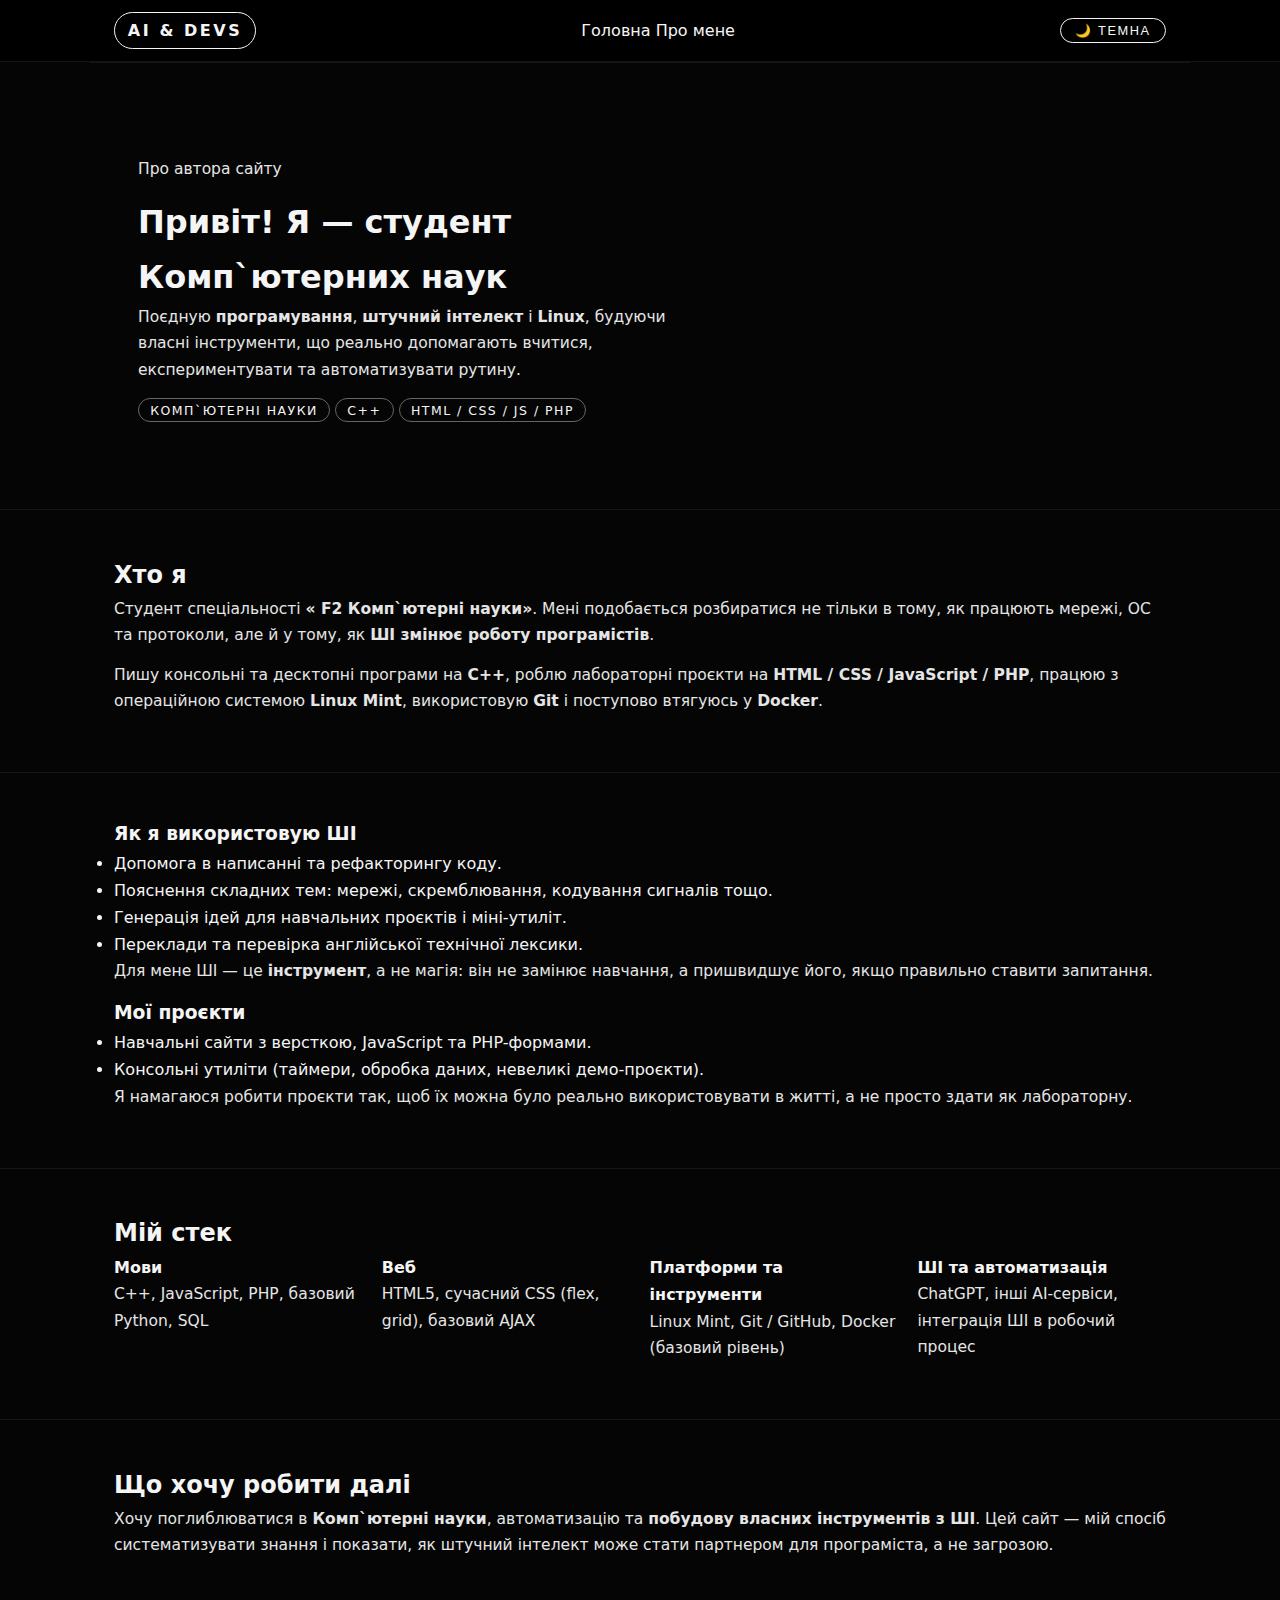
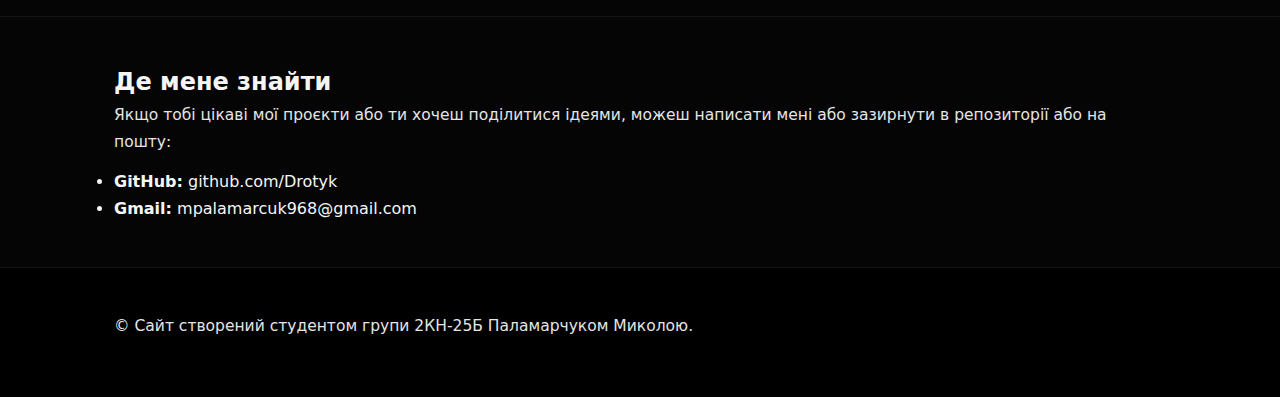
<file: about.html>
<!DOCTYPE html>
<html lang="uk">
<head>
  <meta charset="UTF-8" />
  <title>Про мене | ШІ та програмісти</title>
  <meta name="viewport" content="width=device-width, initial-scale=1" />
  <link rel="stylesheet" href="css/style.css">
  <link rel="stylesheet" href="css/about.css">
  <script src="js/theme-toggle.js" defer></script>
  <script>
    document.getElementById('year').textContent = new Date().getFullYear();
  </script>
</head>
<body>
  <header class="site-header">
    <div class="header-inner">
      <div class="logo">
        <a href="index.html">AI &amp; Devs</a>
      </div>

      <nav class="main-nav">
        <a href="index.html">Головна</a>
        <a href="about.html" class="nav-active">Про мене</a>
      </nav>

      <!-- Кнопка перемикача теми -->
      <button class="theme-toggle" id="themeToggle" aria-label="Перемкнути тему">
        <span class="theme-toggle__icon" id="themeToggleIcon">🌙</span>
        <span class="theme-toggle__label" id="themeToggleLabel">Темна</span>
      </button>
    </div>
  </header>

  <main>
    <!-- Головний блок -->
    <section class="hero hero-about">
      <div class="section-inner about-layout">
        <div class="about-photo">
          <!-- Можеш замінити на свій <img src="img/me.jpg" alt="Моє фото" /> -->
          <div class="avatar-placeholder">
            <span></span>
          </div>
        </div>

        <div class="about-intro">
          <p class="eyebrow">Про автора сайту</p>
          <h1>Привіт! Я — студент Комп`ютерних наук</h1>
          <p class="lead">
            Поєдную <strong>програмування</strong>, <strong>штучний інтелект</strong> і
            <strong>Linux</strong>, будуючи власні інструменти, що реально допомагають
            вчитися, експериментувати та автоматизувати рутину.
          </p>
          <div class="about-tags">
            <span class="tag">Комп`ютерні науки</span>
            <span class="tag">C++</span>
            <span class="tag">HTML / CSS / JS / PHP</span>
          </div>
        </div>
      </div>
    </section>

    <!-- Хто я -->
    <section>
      <div class="section-inner about-block">
        <h2>Хто я</h2>
        <p>
          Студент спеціальності <strong>« F2 Комп`ютерні науки»</strong>. 
          Мені подобається розбиратися не тільки в тому, як працюють мережі, ОС та протоколи, 
          але й у тому, як <strong>ШІ змінює роботу програмістів</strong>.
        </p>
        <p>
          Пишу консольні та десктопні програми на <strong>C++</strong>, 
          роблю лабораторні проєкти на <strong>HTML / CSS / JavaScript / PHP</strong>, 
          працюю з операційною системою  <strong>Linux Mint</strong>, використовую <strong>Git</strong> 
          і поступово втягуюсь у <strong>Docker</strong>.
        </p>
      </div>
    </section>

    <!-- Як я використовую ШІ -->
    <section>
      <div class="section-inner about-grid">
        <div class="about-card">
          <h3>Як я використовую ШІ</h3>
          <ul>
            <li>Допомога в написанні та рефакторингу коду.</li>
            <li>Пояснення складних тем: мережі, скремблювання, кодування сигналів тощо.</li>
            <li>Генерація ідей для навчальних проєктів і міні-утиліт.</li>
            <li>Переклади та перевірка англійської технічної лексики.</li>
          </ul>
          <p>
            Для мене ШІ — це <strong>інструмент</strong>, а не магія: він не замінює навчання,
            а пришвидшує його, якщо правильно ставити запитання.
          </p>
        </div>

        <div class="about-card">
          <h3>Мої проєкти</h3>
          <ul>
            <li>Навчальні сайти з версткою, JavaScript та PHP-формами.</li>
            <li>Консольні утиліти (таймери, обробка даних, невеликі демо-проєкти). </li>
          </ul>
          <p>
            Я намагаюся робити проєкти так, щоб їх можна було реально
            використовувати в житті, а не просто здати як лабораторну.
          </p>
        </div>
      </div>
    </section>

    <!-- Стек навичок -->
    <section>
      <div class="section-inner about-block">
        <h2>Мій стек</h2>
        <div class="skills-grid">
          <div class="skill-group">
            <h4>Мови</h4>
            <p>C++, JavaScript, PHP, базовий Python, SQL</p>
          </div>
          <div class="skill-group">
            <h4>Веб</h4>
            <p>HTML5, сучасний CSS (flex, grid), базовий AJAX</p>
          </div>
          <div class="skill-group">
            <h4>Платформи та інструменти</h4>
            <p>Linux Mint, Git / GitHub, Docker (базовий рівень)</p>
          </div>
          <div class="skill-group">
            <h4>ШІ та автоматизація</h4>
            <p>ChatGPT, інші AI-сервіси, інтеграція ШІ в робочий процес</p>
          </div>
        </div>
      </div>
    </section>

    <!-- Що далі -->
    <section>
      <div class="section-inner about-block">
        <h2>Що хочу робити далі</h2>
        <p>
          Хочу поглиблюватися в <strong>Комп`ютерні науки</strong>, автоматизацію та
          <strong>побудову власних інструментів з ШІ</strong>. 
          Цей сайт — мій спосіб систематизувати знання і показати, 
          як штучний інтелект може стати партнером для програміста, а не загрозою.
        </p>
      </div>
    </section>

    <!-- Контакти / лінки -->
    <section>
      <div class="section-inner about-block">
        <h2>Де мене знайти</h2>
        <p>
          Якщо тобі цікаві мої проєкти або ти хочеш поділитися ідеями, 
          можеш написати мені або зазирнути в репозиторії або на пошту:
        </p>
        <ul class="links-list">
          <li><strong>GitHub:</strong> <a href="https://github.com/Drotyk" target="_blank" rel="noopener">github.com/Drotyk</a></li>
          <li><strong>Gmail:</strong> <a href="mailto:mpalamarcuk968@gmail.com">mpalamarcuk968@gmail.com</a></li>
        </ul>
      </div>
    </section>
  </main>

  <footer class="site-footer">
    <div class="section-inner footer-inner">
      <p>© <span id="year"></span> Сайт створений студентом групи 2КН-25Б Паламарчуком Миколою.</p>
    </div>
  </footer>

</body>
</html>
</file>
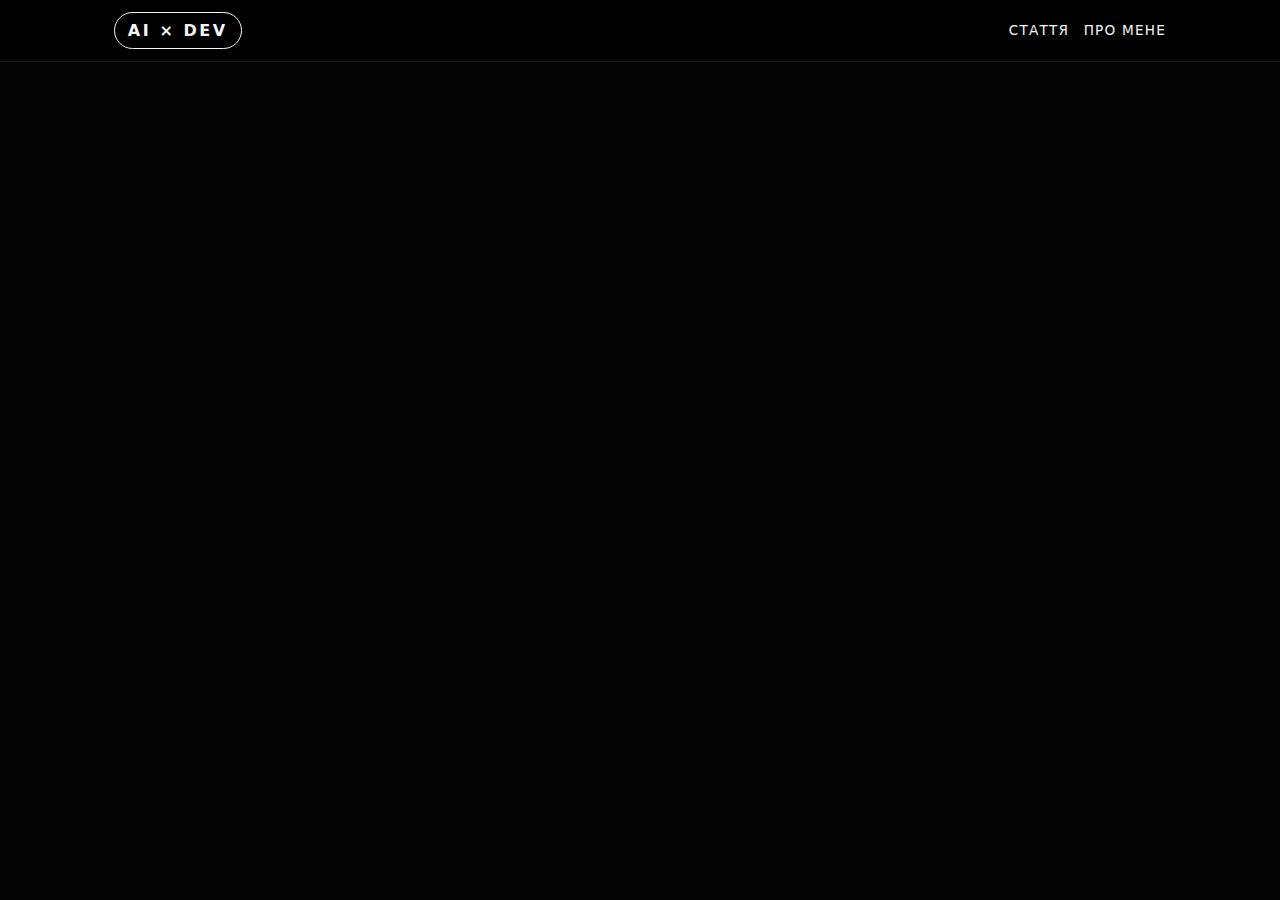
<file: v0/about.html>
<!DOCTYPE html>
<html long="uk">
<head>
    <meta charset="UTF-8 ">
    <title> Про мене </title>
    <meta name="viewport" content="width=device-width, initial-scale=1.0">
    <link rel="stylesheet" href="style.css">  <header>
    <div class="header-inner">
      <div class="logo">AI × Dev</div>
      <nav>
        <ul>
          <li><a href="index.html">Стаття</a></li>
          <li><a href="about.html">Про мене</a></li>
        </ul>
      </nav>

</head>
</html>
</file>
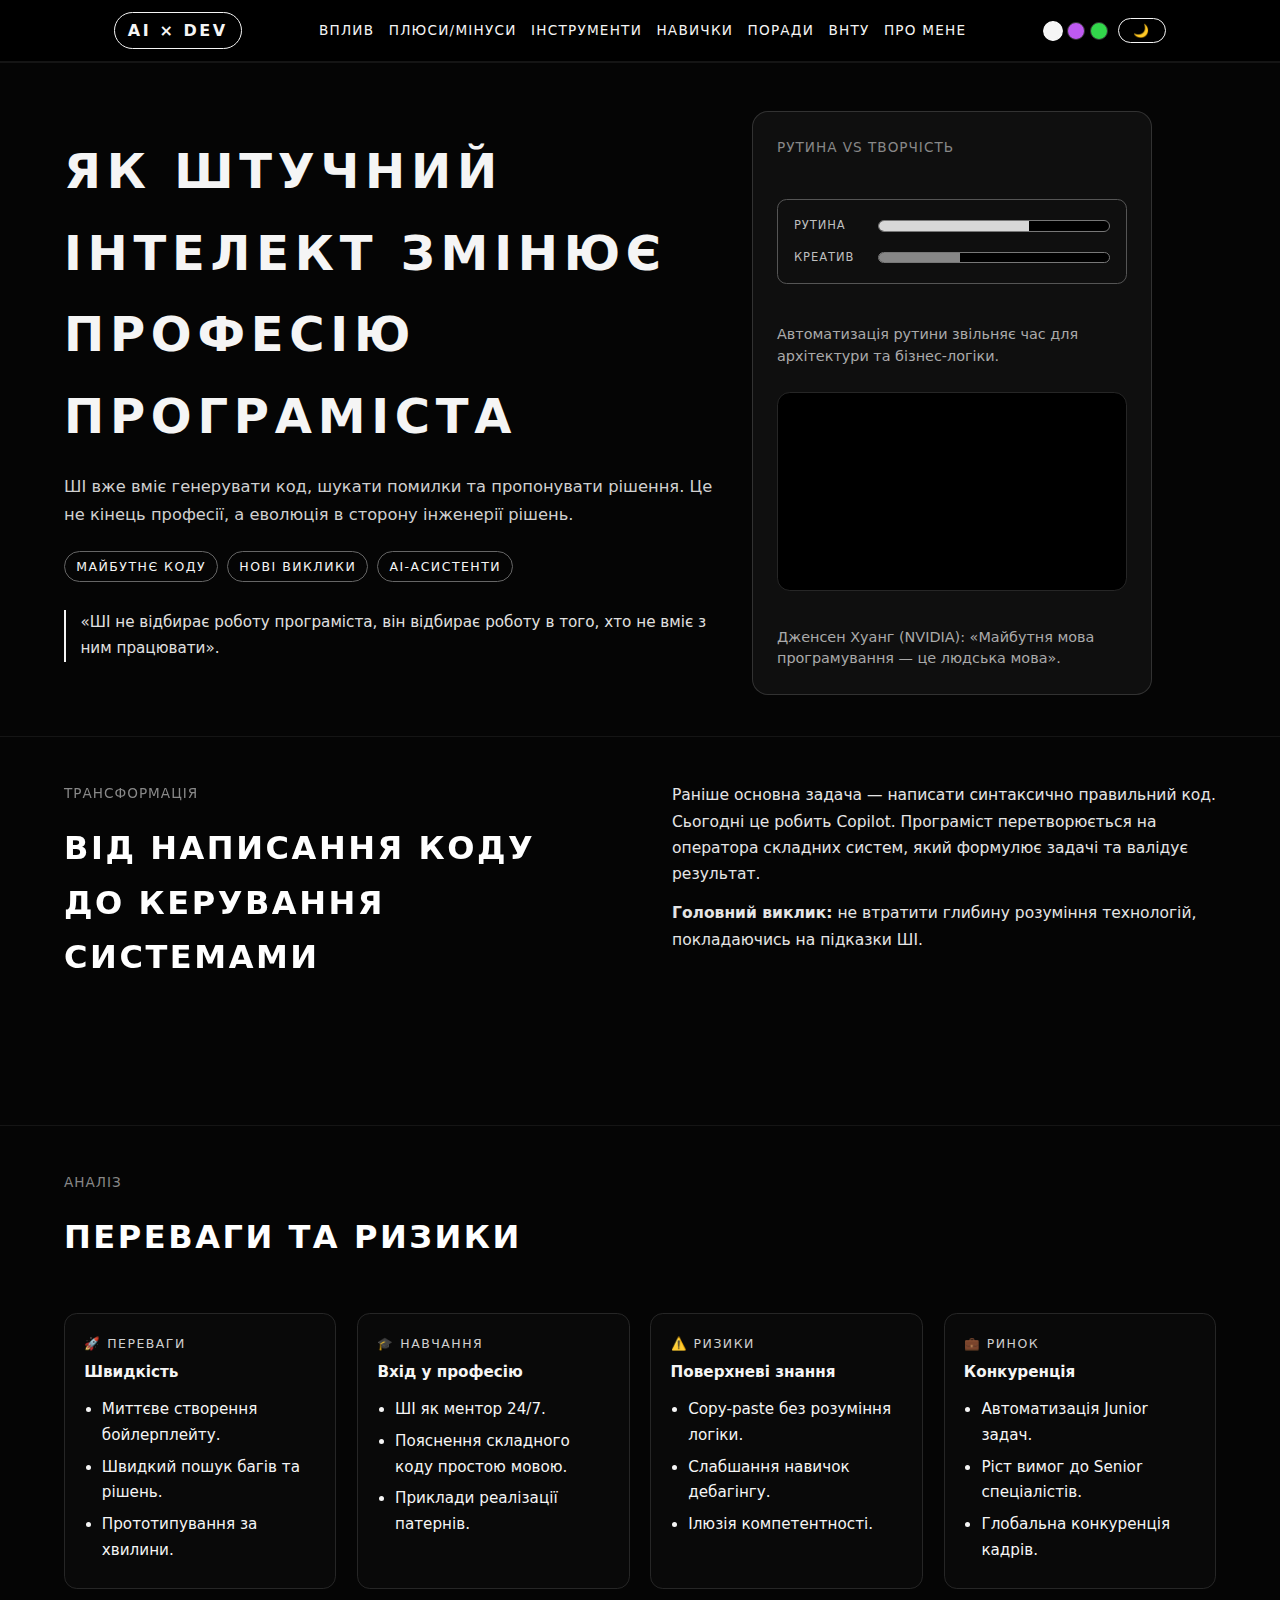
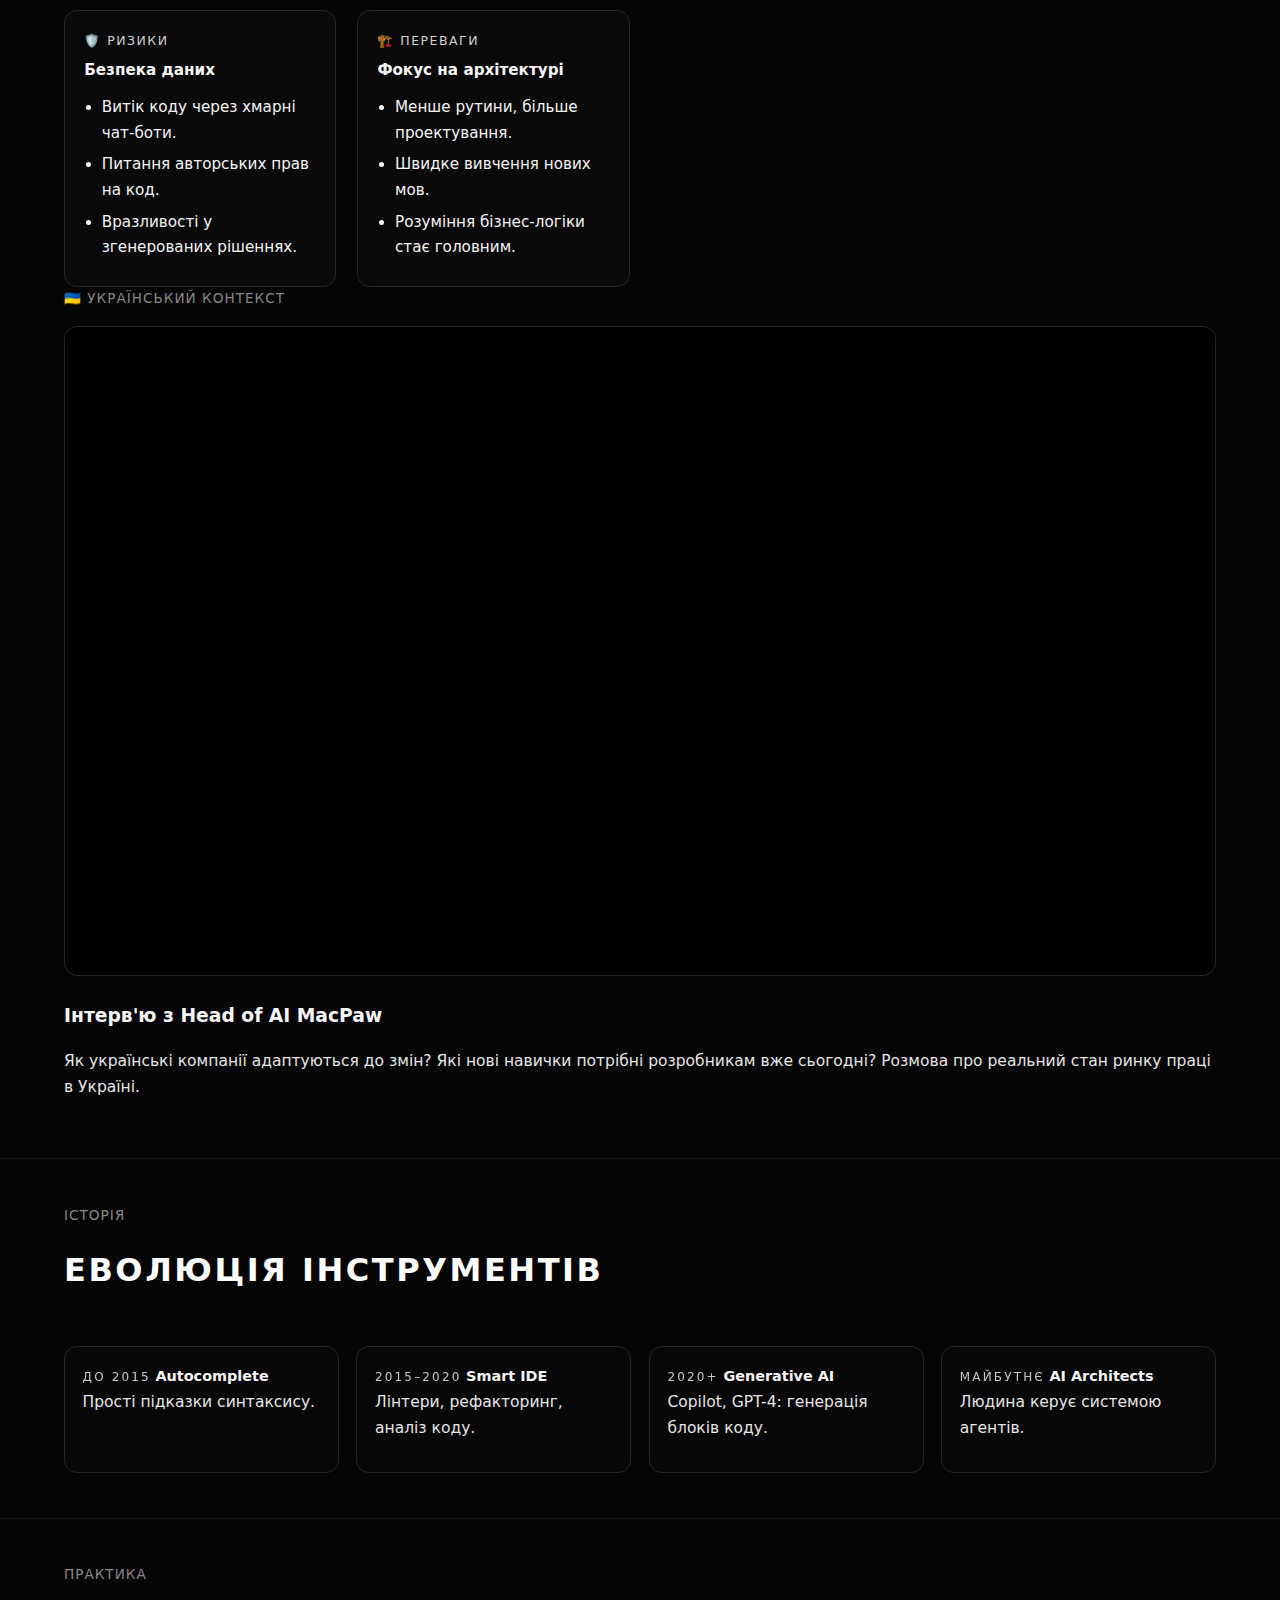
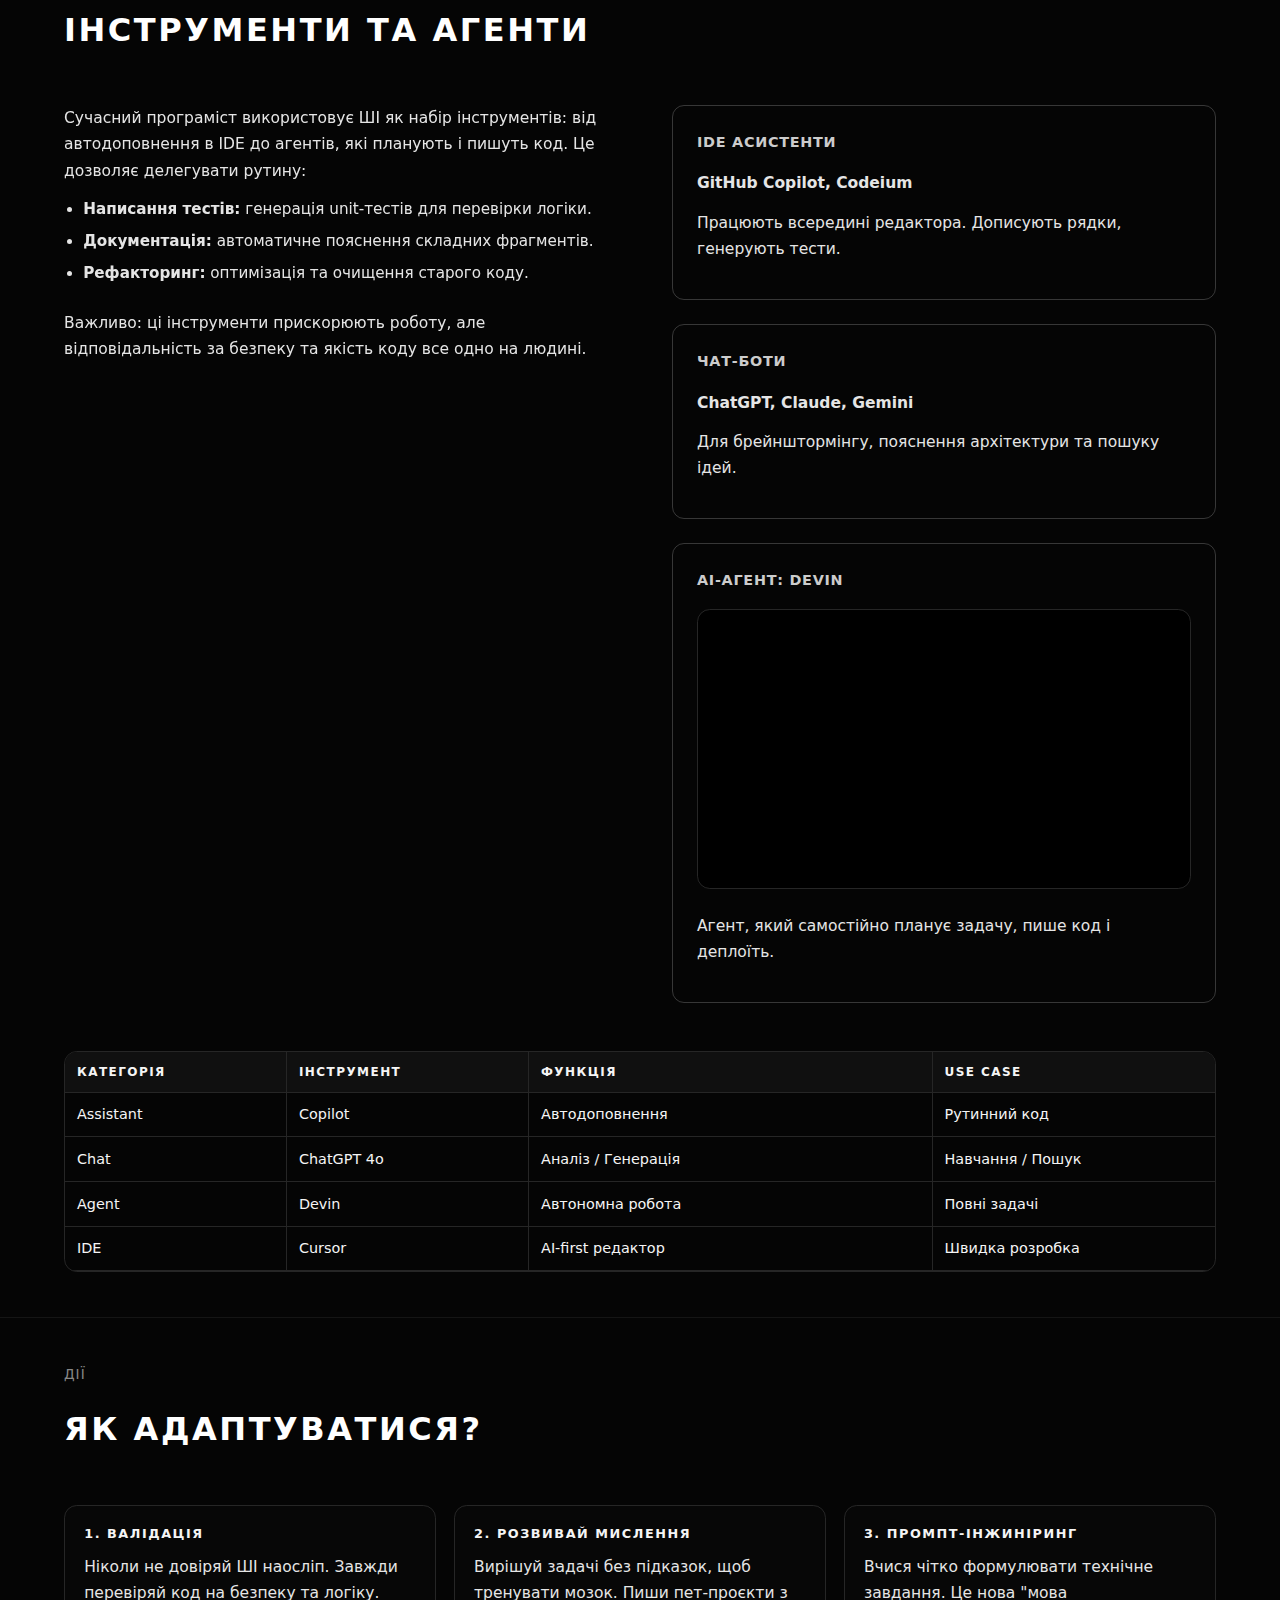
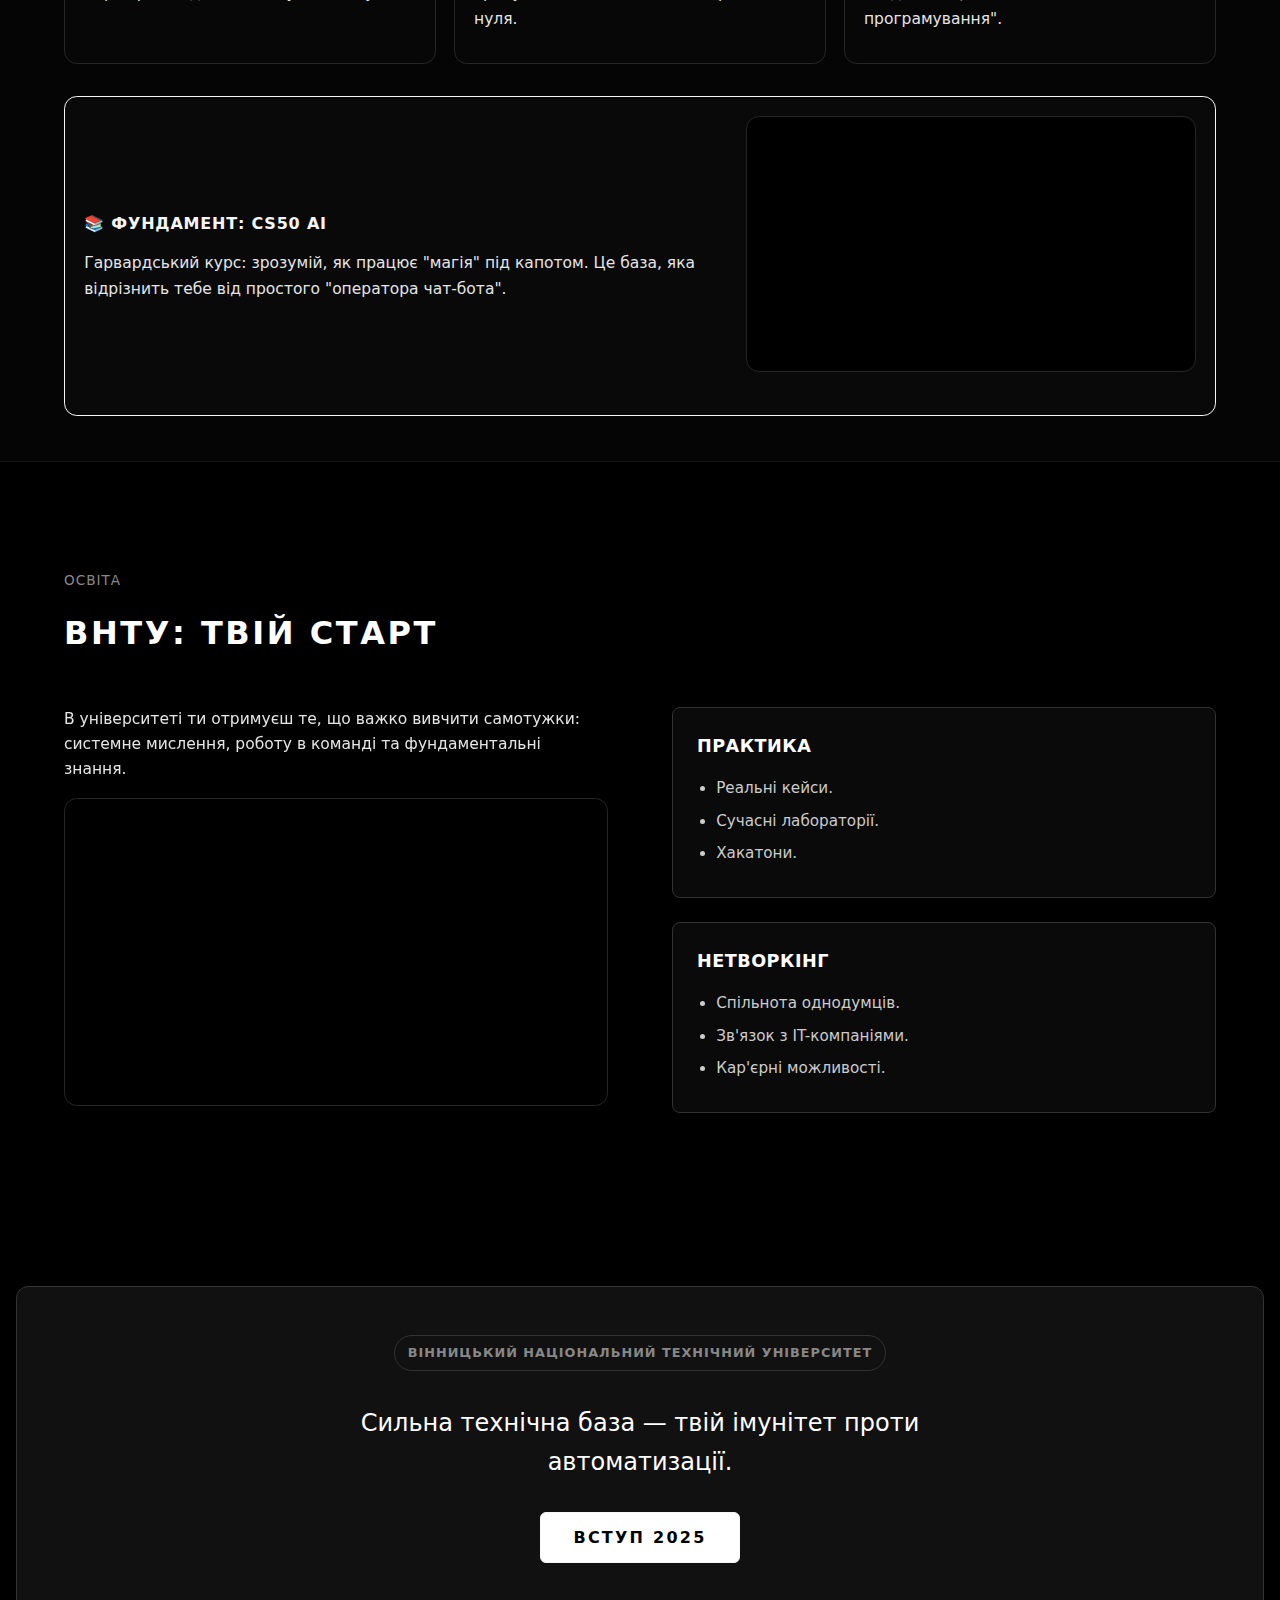
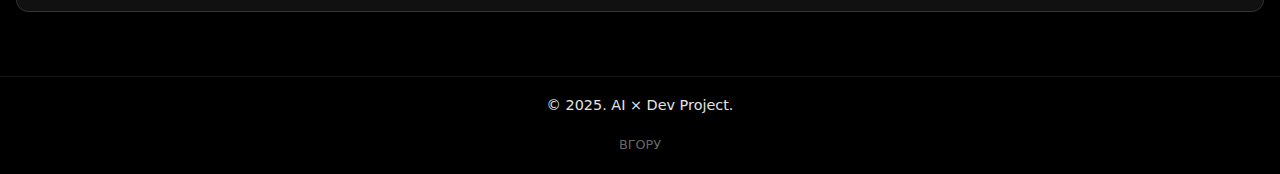
<file: v0/index2.html>
<!DOCTYPE html>
<html lang="uk">
<head>
  <meta charset="UTF-8">
  <title>AI × Dev | Вплив ШІ на програмування</title>
  <meta name="viewport" content="width=device-width, initial-scale=1.0">
  <link rel="stylesheet" href="style.css">
</head>
<body>

  <header>
    <div class="header-inner">
      <div class="logo">AI × Dev</div>
      <nav>
        <ul>
          <li><a href="#intro">Вплив</a></li>
          <li><a href="#pros-cons">Плюси/мінуси</a></li>
          <li><a href="#ai-tools">Інструменти</a></li>
          <li><a href="#skills">Навички</a></li>
          <li><a href="#steps">Поради</a></li>
          <li><a href="#vntu">ВНТУ</a></li>
          <li><a href="about.html">Про мене</a></li>
        </ul>
      </nav>

      <div class="settings-group">
        <div class="color-picker">
            <div class="color-btn btn-default" data-color="default" title="Монохром"></div>
            <div class="color-btn btn-purple" data-color="purple" title="Фіолетовий"></div>
            <div class="color-btn btn-green" data-color="green" title="Зелений"></div>
        </div>
        <button id="theme-toggle" class="theme-toggle" aria-label="Змінити тему">🌙</button>
      </div>
    </div>
  </header>

  <main>
    <section id="intro">
      <div class="section-inner hero">
        <div class="hero-left">
          <h1 class="hero-title">Як штучний інтелект змінює професію програміста</h1>
          <p class="hero-subtitle">
            ШІ вже вміє генерувати код, шукати помилки та пропонувати рішення.  
            Це не кінець професії, а еволюція в сторону інженерії рішень.
          </p>
          <div class="hero-tags">
            <span class="tag">Майбутнє коду</span>
            <span class="tag">Нові виклики</span>
            <span class="tag">AI-асистенти</span>
          </div>
          <p class="hero-quote">
            «ШІ не відбирає роботу програміста, він відбирає роботу в того, хто не вміє з ним працювати».
          </p>
        </div>

        <div class="hero-right-col">
          <div class="hero-visual">
            <div class="section-title" style="margin-bottom: 1rem;">Рутина vs Творчість</div>
            <div class="hero-diagram">
              <div class="diagram-row">
                <div class="diagram-label" style="width: 70px;">Рутина</div>
                <div class="diagram-bar"><div class="diagram-fill auto"></div></div>
              </div>
              <div class="diagram-row">
                <div class="diagram-label" style="width: 70px;">Креатив</div>
                <div class="diagram-bar"><div class="diagram-fill creative"></div></div>
              </div>
            </div>
            <p class="caption" style="margin-top: 1rem;">
              Автоматизація рутини звільняє час для архітектури та бізнес-логіки.
            </p>

             <div>
             <div class="video-wrapper">
                <iframe src="https://www.youtube.com/embed/dhORBSc8B7M" title="Jensen Huang AI" allowfullscreen></iframe>
             </div>
             <p class="caption">Дженсен Хуанг (NVIDIA): «Майбутня мова програмування — це людська мова».</p>
          </div>
          
          </div>
        </div>
      </div>
    </section>

    <section>
      <div class="section-inner section-grid">
        <div>
          <p class="section-title">Трансформація</p>
          <h2 class="section-heading">Від написання коду до керування системами</h2>
        </div>
        <div>
          <p>
            Раніше основна задача — написати синтаксично правильний код. Сьогодні це робить Copilot.
            Програміст перетворюється на оператора складних систем, який формулює задачі та валідує результат.
          </p>
          <p>
            <strong>Головний виклик:</strong> не втратити глибину розуміння технологій, покладаючись на підказки ШІ.
          </p>
        </div>
      </div>
    </section>

    <section id="pros-cons">
      <div class="section-inner">
        <p class="section-title">Аналіз</p>
        <h2 class="section-heading">Переваги та ризики</h2>

        <div class="cards">
          <div class="card">
            <div class="card-title">🚀 Переваги</div>
            <strong>Швидкість</strong>
            <ul>
              <li>Миттєве створення бойлерплейту.</li>
              <li>Швидкий пошук багів та рішень.</li>
              <li>Прототипування за хвилини.</li>
            </ul>
          </div>

          <div class="card">
            <div class="card-title">🎓 Навчання</div>
            <strong>Вхід у професію</strong>
            <ul>
              <li>ШІ як ментор 24/7.</li>
              <li>Пояснення складного коду простою мовою.</li>
              <li>Приклади реалізації патернів.</li>
            </ul>
          </div>

          <div class="card">
            <div class="card-title">⚠️ Ризики</div>
            <strong>Поверхневі знання</strong>
            <ul>
              <li>Copy-paste без розуміння логіки.</li>
              <li>Слабшання навичок дебагінгу.</li>
              <li>Ілюзія компетентності.</li>
            </ul>
          </div>

          <div class="card">
            <div class="card-title">💼 Ринок</div>
            <strong>Конкуренція</strong>
            <ul>
              <li>Автоматизація Junior задач.</li>
              <li>Ріст вимог до Senior спеціалістів.</li>
              <li>Глобальна конкуренція кадрів.</li>
            </ul>
          </div>

          <div class="card">
            <div class="card-title">🛡️ Ризики</div>
            <strong>Безпека даних</strong>
            <ul>
              <li>Витік коду через хмарні чат-боти.</li>
              <li>Питання авторських прав на код.</li>
              <li>Вразливості у згенерованих рішеннях.</li>
            </ul>
          </div>

          <div class="card">
            <div class="card-title">🏗️ Переваги</div>
            <strong>Фокус на архітектурі</strong>
            <ul>
              <li>Менше рутини, більше проектування.</li>
              <li>Швидке вивчення нових мов.</li>
              <li>Розуміння бізнес-логіки стає головним.</li>
            </ul>
          </div>
        </div> 
        <div class="interview-block">
          <p class="section-title">🇺🇦 Український контекст</p>
          <div class="interview-container">
             <div class="video-wrapper">
                <iframe src="https://www.youtube.com/embed/CJpIrd8iHYw" title="ШІ-революція в Україні" allowfullscreen></iframe>
             </div>
             <div>
               <h3 style="margin-bottom: 1rem; color: var(--accent);">Інтерв'ю з Head of AI MacPaw</h3>
               <p>
                 Як українські компанії адаптуються до змін? Які нові навички потрібні розробникам вже сьогодні?
                 Розмова про реальний стан ринку праці в Україні.
               </p>
             </div>
          </div>
        </div>
      </div>
    </section>

    <section>
      <div class="section-inner">
        <p class="section-title">Історія</p>
        <h2 class="section-heading">Еволюція інструментів</h2>
        <div class="timeline">
          <div class="timeline-item">
            <span class="timeline-year">До 2015</span>
            <strong>Autocomplete</strong>
            <p class="caption">Прості підказки синтаксису.</p>
          </div>
          <div class="timeline-item">
            <span class="timeline-year">2015–2020</span>
            <strong>Smart IDE</strong>
            <p class="caption">Лінтери, рефакторинг, аналіз коду.</p>
          </div>
          <div class="timeline-item">
            <span class="timeline-year">2020+</span>
            <strong>Generative AI</strong>
            <p class="caption">Copilot, GPT-4: генерація блоків коду.</p>
          </div>
          <div class="timeline-item">
            <span class="timeline-year">Майбутнє</span>
            <strong>AI Architects</strong>
            <p class="caption">Людина керує системою агентів.</p>
          </div>
        </div>
      </div>
    </section>

    <section id="ai-tools">
      <div class="section-inner">
        <p class="section-title">Практика</p>
        <h2 class="section-heading">Інструменти та Агенти</h2>

        <div class="section-grid">
          <div>
            <p>
              Сучасний програміст використовує ШІ як набір інструментів: від автодоповнення
              в IDE до агентів, які планують і пишуть код. Це дозволяє делегувати рутину:
            </p>
            <ul style="margin-bottom: 1.5rem; margin-left: 1.2rem; color: #e5e5e5; font-size: 0.95rem; line-height: 1.6;">
                <li style="margin-bottom: 0.5rem;"><strong>Написання тестів:</strong> генерація unit-тестів для перевірки логіки.</li>
                <li style="margin-bottom: 0.5rem;"><strong>Документація:</strong> автоматичне пояснення складних фрагментів.</li>
                <li style="margin-bottom: 0.5rem;"><strong>Рефакторинг:</strong> оптимізація та очищення старого коду.</li>
            </ul>
            <p>
              Важливо: ці інструменти прискорюють роботу, але відповідальність за
              безпеку та якість коду все одно на людині.
            </p>
          </div>

          <div class="ai-tools-groups">
            <div class="ai-tools-group">
              <h3>IDE Асистенти</h3>
              <p><strong>GitHub Copilot, Codeium</strong></p>
              <p class="caption">Працюють всередині редактора. Дописують рядки, генерують тести.</p>
            </div>

            <div class="ai-tools-group">
              <h3>Чат-боти</h3>
              <p><strong>ChatGPT, Claude, Gemini</strong></p>
              <p class="caption">Для брейнштормінгу, пояснення архітектури та пошуку ідей.</p>
            </div>

            <div class="ai-tools-group">
              <h3>AI-агент: Devin</h3>
              <div class="video-wrapper">
                <iframe src="https://www.youtube.com/embed/fjHtjT7GO1c" title="Devin AI" allowfullscreen></iframe>
              </div>
              <p class="caption">Агент, який самостійно планує задачу, пише код і деплоїть.</p>
            </div>
          </div>
        </div>

        <div class="ai-table-wrapper">
          <div class="ai-grid-table">
            <div class="ai-grid-header">Категорія</div>
            <div class="ai-grid-header">Інструмент</div>
            <div class="ai-grid-header">Функція</div>
            <div class="ai-grid-header">Use Case</div>

            <div class="ai-grid-cell">Assistant</div>
            <div class="ai-grid-cell">Copilot</div>
            <div class="ai-grid-cell">Автодоповнення</div>
            <div class="ai-grid-cell">Рутинний код</div>

            <div class="ai-grid-cell">Chat</div>
            <div class="ai-grid-cell">ChatGPT 4o</div>
            <div class="ai-grid-cell">Аналіз / Генерація</div>
            <div class="ai-grid-cell">Навчання / Пошук</div>

            <div class="ai-grid-cell">Agent</div>
            <div class="ai-grid-cell">Devin</div>
            <div class="ai-grid-cell">Автономна робота</div>
            <div class="ai-grid-cell">Повні задачі</div>
            
            <div class="ai-grid-cell">IDE</div>
            <div class="ai-grid-cell">Cursor</div>
            <div class="ai-grid-cell">AI-first редактор</div>
            <div class="ai-grid-cell">Швидка розробка</div>
          </div>
        </div>
      </div>
    </section>

    <section id="steps">
      <div class="section-inner">
        <p class="section-title">Дії</p>
        <h2 class="section-heading">Як адаптуватися?</h2>

        <div class="checklist">
          <div class="checklist-item">
            <h4>1. Валідація</h4>
            <p>Ніколи не довіряй ШІ наосліп. Завжди перевіряй код на безпеку та логіку.</p>
          </div>
          <div class="checklist-item">
            <h4>2. Розвивай мислення</h4>
            <p>Вирішуй задачі без підказок, щоб тренувати мозок. Пиши пет-проєкти з нуля.</p>
          </div>
          <div class="checklist-item">
            <h4>3. Промпт-інжиніринг</h4>
            <p>Вчися чітко формулювати технічне завдання. Це нова "мова програмування".</p>
          </div>
        </div>
        
        <div class="card" style="margin-top: 2rem; border-color: var(--accent);">
          <div style="display: flex; flex-wrap: wrap; gap: 2rem; align-items: center;">
            <div style="flex: 1; min-width: 280px;">
                <h4 style="color: var(--accent); margin-bottom: 0.8rem; text-transform: uppercase; letter-spacing: 0.05em;">
                    📚 Фундамент: CS50 AI
                </h4>
                <p style="margin-bottom: 0;">
                    Гарвардський курс: зрозумій, як працює "магія" під капотом. 
                    Це база, яка відрізнить тебе від простого "оператора чат-бота".
                </p>
            </div>
            <div style="flex: 1; min-width: 280px; max-width: 450px;">
               <div class="video-wrapper">
                  <iframe src="https://www.youtube.com/embed/gR8QvFmNuLE" title="CS50 AI" allowfullscreen></iframe>
               </div>
            </div>
          </div>
        </div>

      </div>
    </section>

    <section id="vntu">
      <div class="section-inner">
        <p class="section-title">Освіта</p>
        <h2 class="section-heading">ВНТУ: Твій старт</h2>

        <div class="section-grid">
          <div>
            <p>
              В університеті ти отримуєш те, що важко вивчити самотужки: системне мислення,
              роботу в команді та фундаментальні знання.
            </p>
            <div class="vntu-card" style="padding:0; border:none; background:transparent; margin-top:1rem;">
              <div class="video-wrapper">
                <iframe src="https://www.youtube.com/embed/3_fJ2n-Iino" title="ВНТУ Промо" allowfullscreen></iframe>
              </div>
            </div>
          </div>

          <div class="vntu-card-grid">
            <div class="vntu-card">
              <h3>Практика</h3>
              <ul>
                <li>Реальні кейси.</li>
                <li>Сучасні лабораторії.</li>
                <li>Хакатони.</li>
              </ul>
            </div>
            <div class="vntu-card">
              <h3>Нетворкінг</h3>
              <ul>
                <li>Спільнота однодумців.</li>
                <li>Зв'язок з IT-компаніями.</li>
                <li>Кар'єрні можливості.</li>
              </ul>
            </div>
          </div>
        </div>
      </div>
       <div class="vntu-cta">
          <span class="vntu-badge">Вінницький національний технічний університет</span>
          <p>Сильна технічна база — твій імунітет проти автоматизації.</p>
          <a class="vntu-btn" href="https://vntu.edu.ua" target="_blank">Вступ 2025</a>
        </div>
    </section>

  </main>

  <footer>
    <div class="section-inner" style="padding: 1rem; text-align: center; color: #666;">
      <p style="font-size: 0.9rem;">© 2025. AI × Dev Project.</p>
      <a href="#intro" style="font-size: 0.8rem; text-transform: uppercase;">Вгору</a>
    </div>
  </footer>

  <script src="script.js"></script>
</body>
</html>
</file>
<file: css/style.css>
/* ===== БАЗА ===== */
*, *::before, *::after {
  box-sizing: border-box;
  margin: 0;
  padding: 0;
}

html, body {
  height: 100%;
  scroll-behavior: smooth;
}

body {
  font-family: system-ui, -apple-system, BlinkMacSystemFont, "Segoe UI", sans-serif;
  background: #050505;
  color: #f5f5f5;
  display: flex;
  flex-direction: column;
  min-height: 100vh;
  line-height: 1.7;
}

a {
  color: inherit;
  text-decoration: none;
}

main {
  flex: 1;
}

/* Усі секції мають однаковий ритм відступів */
section {
  border-top: 1px solid #151515;
}

.section-inner {
  max-width: 68.75rem; /* 1100px */
  margin: 0 auto;
  padding: 2.8rem 1.5rem;
}

/* Заголовки секцій */
.section-title {
  text-transform: uppercase;
  letter-spacing: 0.16em;
  font-size: 0.9rem;
  color: #bfbfbf;
  margin-bottom: 0.4rem;
}

.section-heading {
  font-size: 1.45rem;
  text-transform: uppercase;
  letter-spacing: 0.08em;
  margin-bottom: 1.6rem;
}

/* ===== ШАПКА ===== */
header {
  border-bottom: 1px solid #151515;
  background: #000;
  position: sticky;
  top: 0;
  z-index: 10;
}

.header-inner {
  max-width: 68.75rem;
  margin: 0 auto;
  padding: 0.75rem 1.5rem;
  display: flex;
  align-items: center;
  justify-content: space-between;
  gap: 1rem;
}

.logo {
  font-size: 1rem;
  font-weight: 700;
  letter-spacing: 0.16em;
  text-transform: uppercase;
  padding: 0.25rem 0.8rem;
  border-radius: 999px;
  border: 1px solid #f5f5f5;
}

nav ul {
  list-style: none;
  display: flex;
  gap: 0.9rem;
  font-size: 0.85rem;
  text-transform: uppercase;
  letter-spacing: 0.09em;
}

nav a {
  padding: 0.2rem 0;
  border-bottom: 1px solid transparent;
}

nav a:hover {
  border-bottom: 1px solid #f5f5f5;
}

/* ===== HERO ===== */
.hero {
  max-width: 68.75rem;
  margin: 0 auto;
  padding: 3rem 1.5rem 2.6rem;
  display: grid;
  grid-template-columns: minmax(0, 1.4fr) minmax(0, 1fr);
  gap: 2.4rem;
  align-items: center;
}

.hero-title {
  font-size: clamp(2.1rem, 4vw, 3rem);
  text-transform: uppercase;
  letter-spacing: 0.12em;
  margin-bottom: 1rem;
}

.hero-subtitle {
  font-size: 1.02rem;
  color: #d0d0d0;
  margin-bottom: 1.4rem;
}

.hero-tags {
  display: flex;
  flex-wrap: wrap;
  gap: 0.55rem;
  margin-bottom: 1.8rem;
}

.tag {
  border: 1px solid #666;
  padding: 0.22rem 0.7rem;
  font-size: 0.78rem;
  text-transform: uppercase;
  letter-spacing: 0.12em;
  border-radius: 999px;
}

.hero-quote {
  font-size: 0.95rem;
  border-left: 2px solid #f5f5f5;
  padding-left: 0.9rem;
  color: #e0e0e0;
}

/* Правий блок hero */
.hero-visual {
  border: 1px solid #333;
  padding: 1.5rem;
  background: radial-gradient(circle at top, #202020 0, #050505 55%);
  border-radius: 0.9rem;
}

.hero-visual-title {
  font-size: 0.85rem;
  text-transform: uppercase;
  letter-spacing: 0.16em;
  margin-bottom: 1rem;
  color: #bfbfbf;
}

.hero-diagram {
  border: 1px solid #555;
  padding: 1rem;
  display: grid;
  gap: 0.7rem;
  font-size: 0.9rem;
  border-radius: 0.6rem;
}

.diagram-row {
  display: flex;
  align-items: center;
  gap: 0.9rem;
}

.diagram-label {
  text-transform: uppercase;
  letter-spacing: 0.08em;
  font-size: 0.72rem;
  color: #bfbfbf;
  min-width: 4.375rem; /* 70px */
}

.diagram-bar {
  flex: 1;
  border: 1px solid #777;
  height: 0.7rem;
  position: relative;
  background: #000;
  border-radius: 999px;
  overflow: hidden;
}

.diagram-fill {
  position: absolute;
  top: 0;
  left: 0;
  bottom: 0;
  background: #f5f5f5;
}

.diagram-fill.auto {
  width: 65%;
  opacity: 0.88;
}

.diagram-fill.creative {
  width: 35%;
  opacity: 0.55;
}

/* ===== СПІЛЬНІ СІТКИ ===== */
.section-grid {
  display: grid;
  grid-template-columns: minmax(0, 1.05fr) minmax(0, 1.4fr);
  gap: 2rem;
}

/* ===== ТЕКСТОВІ АБЗАЦИ ===== */
p {
  margin-bottom: 0.8rem;
  color: #e5e5e5;
  font-size: 0.97rem;
}

/* ===== КАРТОЧКИ ПЛЮСИ/МІНУСИ ===== */
.cards {
  display: grid;
  grid-template-columns: repeat(auto-fit, minmax(15.5rem, 1fr)); /* ~245px */
  gap: 1.3rem;
}

.card {
  border: 1px solid #262626;
  padding: 1.2rem 1.2rem;
  background: #090909;
  border-radius: 0.8rem;
  display: flex;
  flex-direction: column;
  gap: 0.4rem;
}

.card-title {
  text-transform: uppercase;
  letter-spacing: 0.12em;
  font-size: 0.78rem;
  color: #d0d0d0;
}

.card strong {
  font-size: 0.95rem;
}

.card ul {
  margin-left: 1.1rem;
  margin-top: 0.3rem;
  font-size: 0.95rem;
}

.card li {
  margin-bottom: 0.35rem;
}

/* ===== ТАЙМЛАЙН ===== */
.timeline {
  display: grid;
  grid-template-columns: repeat(auto-fit, minmax(15rem, 1fr)); /* 240px */
  gap: 1.1rem;
  font-size: 0.9rem;
}

.timeline-item {
  border: 1px solid #262626;
  padding: 1.1rem 1.1rem;
  background: #070707;
  border-radius: 0.8rem;
}

.timeline-year {
  font-size: 0.75rem;
  text-transform: uppercase;
  letter-spacing: 0.18em;
  color: #bfbfbf;
  margin-bottom: 0.5rem;
}

.timeline-title {
  font-weight: 600;
  margin-bottom: 0.45rem;
}

/* ===== НАВИЧКИ ===== */
.skills-grid {
  display: grid;
  grid-template-columns: repeat(auto-fit, minmax(15rem, 1fr)); /* 240px */
  gap: 1.2rem;
}

.skills-col {
  border: 1px solid #262626;
  padding: 1.1rem 1.2rem;
  border-radius: 0.8rem;
  background: #070707;
  font-size: 0.95rem;
}

.skills-col h4 {
  text-transform: uppercase;
  letter-spacing: 0.12em;
  font-size: 0.8rem;
  margin-bottom: 0.6rem;
  color: #d0d0d0;
}

.skills-col ul {
  list-style: square;
  margin-left: 1.1rem;
}

.skills-col li {
  margin-bottom: 0.35rem;
}

/* ===== CHECKLIST (КРОКИ) ===== */
.checklist {
  display: grid;
  grid-template-columns: repeat(auto-fit, minmax(15.6rem, 1fr)); /* ~250px */
  gap: 1.1rem;
  font-size: 0.95rem;
}

.checklist-item {
  border: 1px solid #262626;
  padding: 1.1rem 1.2rem;
  background: #070707;
  border-radius: 0.8rem;
}

.checklist-item h4 {
  text-transform: uppercase;
  letter-spacing: 0.12em;
  font-size: 0.8rem;
  margin-bottom: 0.55rem;
  color: #d0d0d0;
}

/* ===== ВНТУ ===== */
.vntu-card-grid {
  display: grid;
  grid-template-columns: repeat(auto-fit, minmax(15rem, 1fr)); /* 240px */
  gap: 1.1rem;
}

.vntu-card {
  border: 1px solid #262626;
  padding: 1.1rem 1.2rem;
  background: #070707;
  border-radius: 0.8rem;
  font-size: 0.95rem;
}

.vntu-card h3 {
  text-transform: uppercase;
  letter-spacing: 0.12em;
  font-size: 0.8rem;
  margin-bottom: 0.6rem;
  color: #d0d0d0;
}

.vntu-card ul {
  margin-left: 1.1rem;
  font-size: 0.95rem;
}

.vntu-card li {
  margin-bottom: 0.35rem;
}

.vntu-cta {
  margin-top: 2.1rem;
  border: 1px solid #f5f5f5;
  padding: 1.3rem 1.2rem;
  text-align: center;
  background: #050505;
  border-radius: 0.9rem;
}

.vntu-badge {
  display: inline-block;
  text-transform: uppercase;
  letter-spacing: 0.18em;
  font-size: 0.72rem;
  margin-bottom: 0.6rem;
  color: #f5f5f5;
}

.vntu-cta p {
  margin-bottom: 0.8rem;
}

.vntu-btn {
  display: inline-block;
  margin-top: 0.4rem;
  padding: 0.5rem 1.4rem;
  border: 1px solid #ffffff;
  text-transform: uppercase;
  letter-spacing: 0.14em;
  font-size: 0.78rem;
  background: transparent;
  color: #ffffff;
  border-radius: 999px;
}

.vntu-btn:hover {
  background: #ffffff;
  color: #000000;
}

/* ===== AI-TOOLS СЕКЦІЯ ===== */

/* Робимо лівий текст + праві картки більш збалансованими */
#ai-tools .section-grid {
  align-items: flex-start;
  gap: 2.2rem;
}

/* Картки тепер у 2 колонки на широких екранах */
.ai-tools-groups {
  display: grid;
  grid-template-columns: repeat(2, minmax(0, 1fr));
  gap: 1.1rem;
  font-size: 0.95rem;
}

/* На вузьких екранах повертаємо 1 колонку */
@media (max-width: 56.25rem) {
  .ai-tools-groups {
    grid-template-columns: 1fr;
  }
}

.ai-tools-group {
  border: 1px solid #262626;
  padding: 1.1rem 1.2rem 1.2rem;
  background: #070707;
  border-radius: 0.8rem;
}

/* Заголовок у картці */
.ai-tools-group h3 {
  text-transform: uppercase;
  letter-spacing: 0.12em;
  font-size: 0.8rem;
  margin-bottom: 0.5rem;
  color: #d0d0d0;
}

/* Основний текст у картці */
.ai-tools-group p {
  font-size: 0.9rem;
  margin-bottom: 0.45rem;
}

/* Список інструментів/переваг */
.ai-tools-group ul {
  margin-left: 1.1rem;
  margin-top: 0.3rem;
}

.ai-tools-group li {
  margin-bottom: 0.3rem;
}

/* Світла тема для цих блоків (щоб не стали сірими) */
body.theme-light .ai-tools-group {
  background: #ffffff;
  border-color: #dddddd;
}


/* ===== GRID-ТAБЛИЦЯ З AI-ІНСТРУМЕНТАМИ ===== */
.ai-table-wrapper {
  margin-top: 2.1rem;
  font-size: 0.9rem;
}

.ai-table-title {
  text-transform: uppercase;
  letter-spacing: 0.12em;
  font-size: 0.8rem;
  margin-bottom: 0.8rem;
  color: #d0d0d0;
}

.ai-grid-table {
  display: grid;
  grid-template-columns: 1.1fr 1.2fr 2fr 1.4fr;
  border: 1px solid #262626;
  background: #050505;
  border-radius: 0.8rem;
  overflow: hidden;
}

/* ===== ВІДЕО ===== */

.video-grid {
  display: grid;
  grid-template-columns: repeat(auto-fit, minmax(17rem, 1fr));
  gap: 1.3rem;
}

.video-card {
  border: 1px solid #262626;
  padding: 1.1rem 1.1rem 1.2rem;
  background: #070707;
  border-radius: 0.8rem;
  font-size: 0.95rem;
  display: flex;
  flex-direction: column;
  gap: 0.6rem;
}

.video-frame {
  position: relative;
  width: 100%;
  aspect-ratio: 16 / 9;
  border-radius: 0.6rem;
  overflow: hidden;
  border: 1px solid #333333;
  background: #000;
}

.video-frame iframe {
  width: 100%;
  height: 100%;
  border: none;
}

.video-title {
  text-transform: uppercase;
  letter-spacing: 0.12em;
  font-size: 0.8rem;
}

.video-description {
  font-size: 0.9rem;
}
.video-card-inline {
  margin-top: 1.2rem;
}

/* ===== ДЖЕРЕЛА ===== */

.sources-list {
  list-style: none;
  display: grid;
  grid-template-columns: minmax(0, 1fr);
  gap: 0.9rem;
  margin-bottom: 1.2rem;
  font-size: 0.9rem;
}

.sources-list li {
  border: 1px solid #262626;
  border-radius: 0.8rem;
  padding: 0.9rem 1rem;
  background: #070707;
}

.sources-list strong {
  font-size: 0.92rem;
}

.sources-list a {
  border-bottom: 1px solid transparent;
  font-size: 0.9rem;
}

.sources-list a:hover {
  border-bottom-color: currentColor;
}

.sources-note {
  font-size: 0.9rem;
  color: #d0d0d0;
}

/* далі вже йдуть стилі для таблиці AI */
.ai-grid-header,
.ai-grid-cell {
  padding: 0.6rem 0.75rem;
  border-bottom: 1px solid #262626;
  border-right: 1px solid #262626;
}


.ai-grid-table > :nth-child(4n) {
  border-right: none;
}

.ai-grid-header {
  background: #101010;
  font-weight: 600;
  text-transform: uppercase;
  letter-spacing: 0.12em;
  font-size: 0.75rem;
  color: #f5f5f5;
}

/* ===== ФУТЕР ===== */
footer {
  border-top: 1px solid #151515;
  background: #000;
}

.footer-inner {
  max-width: 68.75rem;
  margin: 0 auto;
  padding: 1.1rem 1.5rem 1.6rem;
  font-size: 0.82rem;
  color: #a0a0a0;
  display: flex;
  flex-wrap: wrap;
  justify-content: space-between;
  gap: 0.9rem;
}

.footer-inner a {
  border-bottom: 1px solid transparent;
  text-transform: uppercase;
  letter-spacing: 0.14em;
  font-size: 0.8rem;
}

.footer-inner a:hover {
  border-bottom: 1px solid #ffffff;
}

/* ===== АДАПТИВ ===== */
@media (max-width: 56.25rem) { /* 900px */
  .hero {
    grid-template-columns: 1fr;
    padding-top: 2.2rem;
    row-gap: 2rem;
  }

  .hero-visual {
    order: -1;
  }

  .section-grid {
    grid-template-columns: 1fr;
  }

  .ai-tools-groups {
    grid-template-columns: 1fr;
  }
}

@media (max-width: 37.5rem) { /* 600px */
  .header-inner {
    flex-direction: column;
    align-items: flex-start;
  }

  nav ul {
    flex-wrap: wrap;
    justify-content: flex-start;
  }

  .hero {
    padding-inline: 1.1rem;
  }

  .section-inner {
    padding-inline: 1.1rem;
  }

  .ai-grid-table {
    grid-template-columns: 1fr 1fr;
  }

  .ai-grid-table > :nth-child(2n) {
    border-right: none;
  }
}
/* ===== КНОПКА ТЕМИ ===== */

.theme-toggle {
  border: 1px solid #f5f5f5;
  background: transparent;
  color: #f5f5f5;
  border-radius: 999px;
  padding: 0.25rem 0.9rem;
  font-size: 0.8rem;
  text-transform: uppercase;
  letter-spacing: 0.12em;
  cursor: pointer;
  transition: background 0.15s ease, color 0.15s ease, border-color 0.15s ease;
}

.theme-toggle:hover {
  background: #f5f5f5;
  color: #000;
}
/* ===== СВІТЛА ТЕМА: єдиний колір тексту ===== */

body.theme-light {
  background: #f5f5f5;
  color: #111111; /* базовий колір тексту */
}

/* Основний текст усюди */
body.theme-light p,
body.theme-light li,
body.theme-light a {
  color: #111111;
}

/* Уніфікуємо всі заголовки/підзаголовки під той самий колір */
body.theme-light .section-title,
body.theme-light .section-heading,
body.theme-light .hero-title,
body.theme-light .hero-subtitle,
body.theme-light .hero-quote,
body.theme-light .timeline-year,
body.theme-light .card-title,
body.theme-light .skills-col h4,
body.theme-light .checklist-item h4,
body.theme-light .vntu-card h3,
body.theme-light .ai-tools-group h3,
body.theme-light .video-title,
body.theme-light .vntu-badge {
  color: #111111;
}

/* Навігація в світлій темі */
body.theme-light nav a:hover {
  border-bottom-color: #111111;
}

/* Теги, діаграма, логотип */
body.theme-light .tag {
  border-color: #999999;
}

body.theme-light .diagram-bar {
  background: #ffffff;
  border-color: #999999;
}

body.theme-light .logo {
  border-color: #111111;
}

/* CTA, таблиця і т.п. */
body.theme-light .vntu-cta {
  background: #ffffff;
  border-color: #111111;
}

body.theme-light .ai-grid-table {
  background: #ffffff;
  border-color: #dddddd;
}

body.theme-light .ai-grid-header {
  background: #f0f0f0;
  color: #111111;
}

/* Картки, відео, джерела – білі з сірим бордером */
body.theme-light .card,
body.theme-light .timeline-item,
body.theme-light .skills-col,
body.theme-light .checklist-item,
body.theme-light .vntu-card,
body.theme-light .ai-tools-group,
body.theme-light .video-card,
body.theme-light .sources-list li {
  background: #ffffff;
  border-color: #dddddd;
}

/* Кнопка теми в світлому режимі */
body.theme-light .theme-toggle {
  border-color: #111111;
  color: #111111;
}

body.theme-light .theme-toggle:hover {
  background: #111111;
  color: #ffffff;
}
/* ===== Світла тема: фікс правого HERO-блоку ===== */

/* сам блок праворуч */
body.theme-light .hero-visual {
  background: #ffffff;
  border-color: #d0d0d0;
}

/* внутрішня рамка з діаграмою */
body.theme-light .hero-diagram {
  border-color: #dddddd;
  background: #fafafa;
}

/* підпис зверху */
body.theme-light .hero-visual-title {
  color: #111111;
}

/* смужки-барчики */
body.theme-light .diagram-bar {
  background: #ffffff;
  border-color: #bbbbbb;
}

/* заповнення барів – робимо темним, щоб було видно на білому фоні */
body.theme-light .diagram-fill {
  background: #111111;
}
/* ===== СВІТЛА ТЕМА: HEADER ===== */

body.theme-light header {
  background: #ffffff;
  border-bottom-color: #e0e0e0;
}

/* текст у хедері робимо темним */
body.theme-light .header-inner {
  color: #111111;
}

body.theme-light nav a {
  color: #111111;
}

body.theme-light nav a:hover {
  border-bottom-color: #111111;
}

/* логотип чорний, а не білий */
body.theme-light .logo {
  color: #111111;
  border-color: #111111;
}
</file>
<file: v0/style.css>
/* ===== БАЗА ===== */
:root {
  /* Стандартний колір (білий/світло-сірий) */
  --accent: #f5f5f5;
  --accent-hover: #ffffff;
}

/* ФІОЛЕТОВА ТЕМА (Клас додається через JS) */
body.color-purple {
  --accent: #bf5af2; /* Яскравий фіолетовий */
  --accent-hover: #d488fc; /* Світліший при наведенні */
}

/* ЗЕЛЕНА ТЕМА (для прикладу) */
body.color-green {
  --accent: #32d74b;
  --accent-hover: #65e378;
}

*, *::before, *::after {
  box-sizing: border-box;
  margin: 0;
  padding: 0;
}

html, body {
  height: 100%;
  scroll-behavior: smooth;
}

body {
  font-family: system-ui, -apple-system, BlinkMacSystemFont, "Segoe UI", sans-serif;
  background: #050505;
  color: #f5f5f5; /* Основний текст залишаємо читабельним */
  display: flex;
  flex-direction: column;
  min-height: 100vh;
  line-height: 1.7;
  transition: background 0.3s, color 0.3s;
}

a {
  color: inherit;
  text-decoration: none;
  transition: color 0.2s;
}

a:hover {
  color: var(--accent);
}

main {
  flex: 1;
}

/* Усі секції */
section {
  border-top: 1px solid #151515;
}

.section-inner {
  max-width: 68.75rem;
  margin: 0 auto;
  padding: 2.8rem 1.5rem;
}

/* Заголовки секцій */
.section-title {
  text-transform: uppercase;
  letter-spacing: 0.16em;
  font-size: 0.9rem;
  color: #bfbfbf;
  margin-bottom: 0.4rem;
}

.section-heading {
  font-size: 1.45rem;
  text-transform: uppercase;
  letter-spacing: 0.08em;
  margin-bottom: 1.6rem;
}

/* ===== ШАПКА ===== */
header {
  border-bottom: 1px solid #151515;
  background: #000;
  position: sticky;
  top: 0;
  z-index: 10;
}

.header-inner {
  max-width: 68.75rem;
  margin: 0 auto;
  padding: 0.75rem 1.5rem;
  display: flex;
  align-items: center;
  justify-content: space-between;
  gap: 1rem;
}

/* Логотип використовує акцентний колір */
.logo {
  font-size: 1rem;
  font-weight: 700;
  letter-spacing: 0.16em;
  text-transform: uppercase;
  padding: 0.25rem 0.8rem;
  border-radius: 999px;
  border: 1px solid var(--accent);
  color: var(--accent);
  box-shadow: 0 0 5px transparent;
  transition: 0.3s;
}

.logo:hover {
  box-shadow: 0 0 10px var(--accent);
}

nav ul {
  list-style: none;
  display: flex;
  gap: 0.9rem;
  font-size: 0.85rem;
  text-transform: uppercase;
  letter-spacing: 0.09em;
}

nav a {
  padding: 0.2rem 0;
  border-bottom: 1px solid transparent;
}

nav a:hover {
  border-bottom: 1px solid var(--accent);
  color: var(--accent);
}

/* Блок налаштувань (тема + кольори) */
.settings-group {
  display: flex;
  align-items: center;
  gap: 10px;
}

.color-picker {
  display: flex;
  gap: 5px;
}

.color-btn {
  width: 18px;
  height: 18px;
  border-radius: 50%;
  border: 1px solid #333;
  cursor: pointer;
  transition: transform 0.2s;
}

.color-btn:hover {
  transform: scale(1.2);
}

.color-btn.active {
  border-color: #fff;
  transform: scale(1.1);
}

/* Кнопки вибору кольору */
.btn-default { background-color: #f5f5f5; }
.btn-purple { background-color: #bf5af2; }
.btn-green { background-color: #32d74b; }


.theme-toggle {
  border: 1px solid var(--accent);
  background: transparent;
  color: var(--accent);
  border-radius: 999px;
  padding: 0.25rem 0.9rem;
  font-size: 0.8rem;
  text-transform: uppercase;
  letter-spacing: 0.12em;
  cursor: pointer;
  transition: background 0.15s ease, color 0.15s ease, border-color 0.15s ease;
}

.theme-toggle:hover {
  background: var(--accent);
  color: #000;
  border-color: var(--accent);
}

/* ===== HERO ===== */
.hero {
  max-width: 68.75rem;
  margin: 0 auto;
  padding: 3rem 1.5rem 2.6rem;
  display: grid;
  grid-template-columns: minmax(0, 1.4fr) minmax(0, 1fr);
  gap: 2.4rem;
  align-items: center;
}

.hero-title {
  font-size: clamp(2.1rem, 4vw, 3rem);
  text-transform: uppercase;
  letter-spacing: 0.12em;
  margin-bottom: 1rem;
}

.hero-title span {
    color: var(--accent); /* Якщо хочете виділити слово в заголовку */
}

.hero-subtitle {
  font-size: 1.02rem;
  color: #d0d0d0;
  margin-bottom: 1.4rem;
}

.hero-tags {
  display: flex;
  flex-wrap: wrap;
  gap: 0.55rem;
  margin-bottom: 1.8rem;
}

.tag {
  border: 1px solid #666;
  padding: 0.22rem 0.7rem;
  font-size: 0.78rem;
  text-transform: uppercase;
  letter-spacing: 0.12em;
  border-radius: 999px;
  transition: border-color 0.3s, color 0.3s;
}

.tag:hover {
  border-color: var(--accent);
  color: var(--accent);
}

.hero-quote {
  font-size: 0.95rem;
  border-left: 2px solid var(--accent); /* Змінено на accent */
  padding-left: 0.9rem;
  color: #e0e0e0;
}

.hero-visual {
  /* Робимо контейнер флекс-блоком */
  display: flex;
  flex-direction: column; /* Елементи стають один під одним */
  gap: 24px; /* Головний параметр: відстань між усіма блоками всередині */
  
  /* Стилізація самої картки під скріншот */
  background-color: #0f0f0f; /* Темний фон */
  border: 1px solid rgba(255, 255, 255, 0.15); /* Тонка рамка */
  border-radius: 16px; /* Закруглені кути картки */
  padding: 24px; /* Внутрішні відступи від країв картки */
  max-width: 400px; /* Обмеження ширини, щоб не розтягувалось */
}

.hero-visual-title {
  font-size: 0.85rem;
  text-transform: uppercase;
  letter-spacing: 0.16em;
  margin-bottom: 1rem;
  color: #bfbfbf;
}

.hero-diagram {
  border: 1px solid #555;
  padding: 1rem;
  display: grid;
  gap: 0.7rem;
  font-size: 0.9rem;
  border-radius: 0.6rem;
}

.diagram-row {
  display: flex;
  align-items: center;
  gap: 0.9rem;
}

.diagram-label {
  text-transform: uppercase;
  letter-spacing: 0.08em;
  font-size: 0.72rem;
  color: #bfbfbf;
  min-width: 4.375rem; 
}

.diagram-bar {
  flex: 1;
  border: 1px solid #777;
  height: 0.7rem;
  position: relative;
  background: #000;
  border-radius: 999px;
  overflow: hidden;
}

.diagram-fill {
  position: absolute;
  top: 0;
  left: 0;
  bottom: 0;
  background: var(--accent); /* Змінено на accent */
}

.diagram-fill.auto {
  width: 65%;
  opacity: 0.88;
}

.diagram-fill.creative {
  width: 35%;
  opacity: 0.55;
}

/* ===== СПІЛЬНІ СІТКИ ===== */
.section-grid {
  display: grid;
  grid-template-columns: minmax(0, 1.05fr) minmax(0, 1.4fr);
  gap: 2rem;
}

p {
  margin-bottom: 0.8rem;
  color: #e5e5e5;
  font-size: 0.97rem;
}

/* ===== КАРТОЧКИ ===== */
.cards {
  display: grid;
  grid-template-columns: repeat(auto-fit, minmax(15.5rem, 1fr));
  gap: 1.3rem;
}

.card {
  border: 1px solid #262626;
  padding: 1.2rem 1.2rem;
  background: #090909;
  border-radius: 0.8rem;
  display: flex;
  flex-direction: column;
  gap: 0.4rem;
  transition: border-color 0.3s;
}

.card:hover {
  border-color: var(--accent);
}

.card-title {
  text-transform: uppercase;
  letter-spacing: 0.12em;
  font-size: 0.78rem;
  color: #d0d0d0;
}

.card strong {
  font-size: 0.95rem;
  color: var(--accent); /* Виділяємо заголовки всередині карток */
}

.card ul {
  margin-left: 1.1rem;
  margin-top: 0.3rem;
  font-size: 0.95rem;
}

.card li {
  margin-bottom: 0.35rem;
}

/* ===== ТАЙМЛАЙН ===== */
.timeline {
  display: grid;
  grid-template-columns: repeat(auto-fit, minmax(15rem, 1fr));
  gap: 1.1rem;
  font-size: 0.9rem;
}

.timeline-item {
  border: 1px solid #262626;
  padding: 1.1rem 1.1rem;
  background: #070707;
  border-radius: 0.8rem;
}

.timeline-year {
  font-size: 0.75rem;
  text-transform: uppercase;
  letter-spacing: 0.18em;
  color: var(--accent); /* Рік акцентним кольором */
  margin-bottom: 0.5rem;
  opacity: 0.8;
}

.timeline-title {
  font-weight: 600;
  margin-bottom: 0.45rem;
}

/* ===== НАВИЧКИ ===== */
.skills-grid {
  display: grid;
  grid-template-columns: repeat(auto-fit, minmax(15rem, 1fr));
  gap: 1.2rem;
}

.skills-col {
  border: 1px solid #262626;
  padding: 1.1rem 1.2rem;
  border-radius: 0.8rem;
  background: #070707;
  font-size: 0.95rem;
}

.skills-col h4 {
  text-transform: uppercase;
  letter-spacing: 0.12em;
  font-size: 0.8rem;
  margin-bottom: 0.6rem;
  color: var(--accent);
}

.skills-col ul {
  list-style: square;
  margin-left: 1.1rem;
}

.skills-col li::marker {
    color: var(--accent);
}

/* ===== CHECKLIST ===== */
.checklist {
  display: grid;
  grid-template-columns: repeat(auto-fit, minmax(15.6rem, 1fr));
  gap: 1.1rem;
  font-size: 0.95rem;
}

.checklist-item {
  border: 1px solid #262626;
  padding: 1.1rem 1.2rem;
  background: #070707;
  border-radius: 0.8rem;
}

.checklist-item h4 {
  text-transform: uppercase;
  letter-spacing: 0.12em;
  font-size: 0.8rem;
  margin-bottom: 0.55rem;
  color: var(--accent);
}

/* ===== ВНТУ ===== */
.vntu-card-grid {
  display: grid;
  grid-template-columns: repeat(auto-fit, minmax(15rem, 1fr));
  gap: 1.1rem;
}

.vntu-card {
  border: 1px solid #262626;
  padding: 1.1rem 1.2rem;
  background: #070707;
  border-radius: 0.8rem;
  font-size: 0.95rem;
}

.vntu-card h3 {
  text-transform: uppercase;
  letter-spacing: 0.12em;
  font-size: 0.8rem;
  margin-bottom: 0.6rem;
  color: #d0d0d0;
}

.vntu-card ul {
  margin-left: 1.1rem;
  font-size: 0.95rem;
}

.vntu-cta {
  margin-top: 2.1rem;
  border: 1px solid var(--accent);
  padding: 1.3rem 1.2rem;
  text-align: center;
  background: #050505;
  border-radius: 0.9rem;
}

.vntu-badge {
  display: inline-block;
  text-transform: uppercase;
  letter-spacing: 0.18em;
  font-size: 0.72rem;
  margin-bottom: 0.6rem;
  color: var(--accent);
  font-weight: bold;
}

.vntu-btn {
  display: inline-block;
  margin-top: 0.4rem;
  padding: 0.5rem 1.4rem;
  border: 1px solid var(--accent);
  text-transform: uppercase;
  letter-spacing: 0.14em;
  font-size: 0.78rem;
  background: transparent;
  color: var(--accent);
  border-radius: 999px;
  cursor: pointer;
  transition: 0.3s;
}

.vntu-btn:hover {
  background: var(--accent);
  color: #000000;
}
.ai-tools-group ul {
  margin-left: 1.1rem;
  margin-top: 0.3rem;
}

/* ===== ТАБЛИЦЯ ===== */
.ai-table-wrapper {
  margin-top: 2.1rem;
  font-size: 0.9rem;
}

.ai-table-title {
  text-transform: uppercase;
  letter-spacing: 0.12em;
  font-size: 0.8rem;
  margin-bottom: 0.8rem;
  color: #d0d0d0;
}

.ai-grid-table {
  display: grid;
  grid-template-columns: 1.1fr 1.2fr 2fr 1.4fr;
  border: 1px solid #262626;
  background: #050505;
  border-radius: 0.8rem;
  overflow: hidden;
}

.ai-grid-header,
.ai-grid-cell {
  padding: 0.6rem 0.75rem;
  border-bottom: 1px solid #262626;
  border-right: 1px solid #262626;
}

.ai-grid-table > :nth-child(4n) {
  border-right: none;
}

.ai-grid-header {
  background: #101010;
  font-weight: 600;
  text-transform: uppercase;
  letter-spacing: 0.12em;
  font-size: 0.75rem;
  color: var(--accent);
}

/* ===== ФУТЕР ===== */
footer {
  border-top: 1px solid #151515;
  background: #000;
}

.footer-inner {
  max-width: 68.75rem;
  margin: 0 auto;
  padding: 1.1rem 1.5rem 1.6rem;
  font-size: 0.82rem;
  color: #a0a0a0;
  display: flex;
  flex-wrap: wrap;
  justify-content: space-between;
  gap: 0.9rem;
}

.footer-inner a {
  border-bottom: 1px solid transparent;
  text-transform: uppercase;
  letter-spacing: 0.14em;
  font-size: 0.8rem;
}

.footer-inner a:hover {
  border-bottom: 1px solid var(--accent);
  color: var(--accent);
}

/* ===== АДАПТИВ ===== */
@media (max-width: 56.25rem) {
  .hero {
    grid-template-columns: 1fr;
    padding-top: 2.2rem;
    row-gap: 2rem;
  }
  .hero-visual { order: -1; }
  .section-grid { grid-template-columns: 1fr; }
  .ai-tools-groups { grid-template-columns: 1fr; }
}

@media (max-width: 37.5rem) {
  .header-inner {
    flex-direction: column;
    align-items: flex-start;
  }
  nav ul {
    flex-wrap: wrap;
    justify-content: flex-start;
  }
  .settings-group {
    width: 100%;
    justify-content: space-between;
    margin-top: 0.5rem;
  }
  .hero, .section-inner { padding-inline: 1.1rem; }
  .ai-grid-table { grid-template-columns: 1fr 1fr; }
  .ai-grid-table > :nth-child(2n) { border-right: none; }
}

/* ===== СВІТЛА ТЕМА ===== */

body.theme-light {
  background: #f5f5f5;
  color: #111111;
}

body.theme-light header {
  background: #ffffff;
  border-bottom-color: #e0e0e0;
}
/* ... (інші стилі світлої теми) ... */

body.theme-light .diagram-bar {
  background: #ffffff;
  border-color: #999999;
}

/* --- ДОДАЙ ЦЕЙ БЛОК --- */
body.theme-light .diagram-fill {
  /* Робимо заповнення темним або кольоровим, щоб його було видно на білому */
  background: var(--accent); 
}
/* --------------------- */

/* ... (решта коду) ... */

body.theme-light .logo {
  /* У світлій темі акцентний колір залишається */
  /* Але якщо колір "за замовчуванням" (білий), то в світлій темі треба зробити його чорним */
}
/* Спеціальний фікс для стандартного кольору в світлій темі */
body.theme-light:not(.color-purple):not(.color-green) {
    --accent: #222; 
    --accent-hover: #000;
}

body.theme-light footer {
  background: #111111;
  border-top-color: #e0e0e0;
}

body.theme-light .footer-inner { color: #e0e0e0; }
body.theme-light section { border-top-color: #e0e0e0; }

body.theme-light .hero-visual,
body.theme-light .card,
body.theme-light .timeline-item,
body.theme-light .skills-col,
body.theme-light .checklist-item,
body.theme-light .vntu-card,
body.theme-light .ai-tools-group,
body.theme-light .ai-grid-table {
  background: #ffffff;
  border-color: #dddddd;
}

body.theme-light .vntu-cta {
  background: #ffffff;
  border-color: var(--accent);
}

body.theme-light .ai-grid-header { background: #f0f0f0; }

body.theme-light p,
body.theme-light li { color: #222222; }

body.theme-light h1,
body.theme-light h2,
body.theme-light h3,
body.theme-light h4,
body.theme-light .hero-title,
body.theme-light .section-heading,
body.theme-light .section-title,
body.theme-light .timeline-title,
body.theme-light .card-title {
  color: #111111;
}

/* Контейнер для відео, щоб зберегти пропорції 16:9 */
.video-wrapper {
  position: relative;
  padding-bottom: 56.25%; /* 16:9 aspect ratio */
  height: 0;
  overflow: hidden;
  border-radius: 0.8rem;
  border: 1px solid #262626;
  margin-bottom: 1.5rem;
  background: #000;
}

.video-wrapper iframe {
  position: absolute;
  top: 0;
  left: 0;
  width: 100%;
  height: 100%;
  border: none;
}

/* Світла тема для рамки відео */
body.theme-light .video-wrapper {
  border-color: #dddddd;
}

/* Робимо відео адаптивним та закругленим */
.video-wrapper iframe {
  width: 100%;
  aspect-ratio: 16 / 9; /* Зберігає пропорції відео */
  border-radius: 8px;
  border: none;
}

/* Стиль для підписів (caption) */
.hero-visual .caption {
  font-size: 0.9rem;
  color: #aaa; /* Світло-сірий колір тексту */
  line-height: 1.5;
  margin: 0; /* Прибираємо стандартні відступи, бо gap вже все зробив */
}

/* Якщо останній блок (відео + підпис) потребує внутрішнього відступу */
.hero-visual > div {
  display: flex;
  flex-direction: column;
  gap: 12px; /* Відступ між відео та його підписом */
}
/* 1. Основна сітка для розділення на дві колонки */
.section-grid {
  display: grid;
  /* Ліва колонка займає 1 частину, права (з картками) — 1.5 частини */
  grid-template-columns: 1fr 1.5fr; 
  gap: 48px; /* Великий відступ між текстом зліва і картками справа */
  align-items: start; /* Важливо: щоб ліва колонка не розтягувалася на всю висоту */
}

/* 2. Контейнер для списку карток (права частина) */
.ai-tools-groups {
  display: flex;
  flex-direction: column; /* Картки йдуть одна під одною */
  gap: 24px; /* Відступ між самими картками */
}

/* 3. Стилізація окремої картки (блоку) */
.ai-tools-group {
  background-color: transparent; /* Або темний фон, як на скріні */
  border: 1px solid rgba(255, 255, 255, 0.2); /* Тонка світла рамка */
  border-radius: 12px; /* Закруглені кути */
  padding: 24px; /* Внутрішні відступи */
}

/* Стилізація заголовка всередині картки */
.ai-tools-group h3 {
  font-size: 0.9rem;
  text-transform: uppercase;
  color: #ccc; /* Трохи тьмяніший колір */
  margin-top: 0;
  margin-bottom: 1rem;
  font-weight: 700;
  letter-spacing: 0.05em;
}

/* Стилізація списків всередині карток */
.ai-tools-group ul {
  padding-left: 20px;
  margin-bottom: 1rem;
  color: #e0e0e0;
}

.ai-tools-group li {
  margin-bottom: 0.5rem;
}

/* 4. Адаптивність для мобільних телефонів */
@media (max-width: 900px) {
  .section-grid {
    grid-template-columns: 1fr; /* На малих екранах одна колонка */
    gap: 32px;
  }
}
/* Робимо ліву колонку (текст) фіксованою при скролі */
@media (min-width: 901px) {
  .section-grid > div:first-child {
    position: sticky;
    top: 6rem; /* Відступ зверху (враховуючи висоту шапки) */
  }
}
/* Основний фон та кольори */
#vntu {
    background-color: #000; /* Чорний фон як на картинці */
    color: #e0e0e0;
    padding: 4rem 1rem;
    font-family: 'Inter', system-ui, sans-serif;
    line-height: 1.6;
}

.section-inner {
    max-width: 1200px;
    margin: 0 auto;
}

/* Заголовки */
.section-title {
    color: #888;
    text-transform: uppercase;
    font-size: 0.85rem;
    letter-spacing: 1px;
    margin-bottom: 1rem;
}

.section-heading {
    font-size: 2rem;
    color: #fff;
    margin-bottom: 3rem;
    max-width: 800px;
}

/* Сітка для контенту (текст зліва, картки справа) */
.section-grid {
    display: grid;
    grid-template-columns: 1fr;
    gap: 2rem;
    margin-bottom: 3rem;
}

@media (min-width: 768px) {
    .section-grid {
        grid-template-columns: 1fr 1fr; /* Дві колонки на десктопі */
        gap: 4rem;
    }
}

/* Стилі карток */
.vntu-card-grid {
    display: flex;
    flex-direction: column;
    gap: 1.5rem;
}

.vntu-card {
    border: 1px solid #333; /* Тонка сіра рамка */
    padding: 1.5rem;
    border-radius: 8px;
    background-color: #0a0a0a;
}

.vntu-card h3 {
    color: #fff;
    margin-top: 0;
    margin-bottom: 1rem;
    font-size: 1.1rem;
    text-transform: uppercase;
    letter-spacing: 0.5px;
}

.vntu-card ul {
    padding-left: 1.2rem;
    margin: 0;
    color: #ccc;
}

.vntu-card li {
    margin-bottom: 0.5rem;
}

/* --- СТИЛІ ДЛЯ НОВОГО БЛОКУ (CTA) --- */
.vntu-cta {
    background-color: #111;
    border: 1px solid #333;
    border-radius: 12px;
    padding: 3rem 2rem;
    text-align: center;
    margin-top: 4rem;
    display: flex;
    flex-direction: column;
    align-items: center;
    gap: 1.5rem;
}

.vntu-badge {
    color: #888;
    font-size: 0.8rem;
    text-transform: uppercase;
    letter-spacing: 1px;
    border: 1px solid #333;
    padding: 0.4rem 0.8rem;
    border-radius: 50px;
}

.vntu-cta p {
    font-size: 1.5rem;
    color: #fff;
    font-weight: 500;
    max-width: 600px;
    margin: 0;
}

/* Кнопка */
.vntu-btn {
    display: inline-block;
    background-color: #fff;
    color: #000;
    padding: 12px 32px;
    border-radius: 6px;
    text-decoration: none;
    font-weight: bold;
    font-size: 1rem;
    transition: background-color 0.2s;
}

.vntu-btn:hover {
    background-color: #e0e0e0;
}
</file>
<file: v1/style.css>
/* ===== БАЗА ===== */
*, *::before, *::after {
  box-sizing: border-box;
  margin: 0;
  padding: 0;
}

html, body {
  height: 100%;
  scroll-behavior: smooth;
}

body {
  font-family: system-ui, -apple-system, BlinkMacSystemFont, "Segoe UI", sans-serif;
  background: #050505;
  color: #f5f5f5;
  display: flex;
  flex-direction: column;
  min-height: 100vh;
  line-height: 1.7;
}

a {
  color: inherit;
  text-decoration: none;
}

main {
  flex: 1;
}

/* Усі секції мають однаковий ритм відступів */
section {
  border-top: 1px solid #151515;
}

.section-inner {
  max-width: 68.75rem; /* 1100px */
  margin: 0 auto;
  padding: 2.8rem 1.5rem;
}

/* Заголовки секцій */
.section-title {
  text-transform: uppercase;
  letter-spacing: 0.16em;
  font-size: 0.9rem;
  color: #bfbfbf;
  margin-bottom: 0.4rem;
}

.section-heading {
  font-size: 1.45rem;
  text-transform: uppercase;
  letter-spacing: 0.08em;
  margin-bottom: 1.6rem;
}

/* ===== ШАПКА ===== */
header {
  border-bottom: 1px solid #151515;
  background: #000;
  position: sticky;
  top: 0;
  z-index: 10;
}

.header-inner {
  max-width: 68.75rem;
  margin: 0 auto;
  padding: 0.75rem 1.5rem;
  display: flex;
  align-items: center;
  justify-content: space-between;
  gap: 1rem;
}

.logo {
  font-size: 1rem;
  font-weight: 700;
  letter-spacing: 0.16em;
  text-transform: uppercase;
  padding: 0.25rem 0.8rem;
  border-radius: 999px;
  border: 1px solid #f5f5f5;
}

nav ul {
  list-style: none;
  display: flex;
  gap: 0.9rem;
  font-size: 0.85rem;
  text-transform: uppercase;
  letter-spacing: 0.09em;
}

nav a {
  padding: 0.2rem 0;
  border-bottom: 1px solid transparent;
}

nav a:hover {
  border-bottom: 1px solid #f5f5f5;
}

/* ===== HERO ===== */
.hero {
  max-width: 68.75rem;
  margin: 0 auto;
  padding: 3rem 1.5rem 2.6rem;
  display: grid;
  grid-template-columns: minmax(0, 1.4fr) minmax(0, 1fr);
  gap: 2.4rem;
  align-items: center;
}

.hero-title {
  font-size: clamp(2.1rem, 4vw, 3rem);
  text-transform: uppercase;
  letter-spacing: 0.12em;
  margin-bottom: 1rem;
}

.hero-subtitle {
  font-size: 1.02rem;
  color: #d0d0d0;
  margin-bottom: 1.4rem;
}

.hero-tags {
  display: flex;
  flex-wrap: wrap;
  gap: 0.55rem;
  margin-bottom: 1.8rem;
}

.tag {
  border: 1px solid #666;
  padding: 0.22rem 0.7rem;
  font-size: 0.78rem;
  text-transform: uppercase;
  letter-spacing: 0.12em;
  border-radius: 999px;
}

.hero-quote {
  font-size: 0.95rem;
  border-left: 2px solid #f5f5f5;
  padding-left: 0.9rem;
  color: #e0e0e0;
}

/* Правий блок hero */
.hero-visual {
  border: 1px solid #333;
  padding: 1.5rem;
  background: radial-gradient(circle at top, #202020 0, #050505 55%);
  border-radius: 0.9rem;
}

.hero-visual-title {
  font-size: 0.85rem;
  text-transform: uppercase;
  letter-spacing: 0.16em;
  margin-bottom: 1rem;
  color: #bfbfbf;
}

.hero-diagram {
  border: 1px solid #555;
  padding: 1rem;
  display: grid;
  gap: 0.7rem;
  font-size: 0.9rem;
  border-radius: 0.6rem;
}

.diagram-row {
  display: flex;
  align-items: center;
  gap: 0.9rem;
}

.diagram-label {
  text-transform: uppercase;
  letter-spacing: 0.08em;
  font-size: 0.72rem;
  color: #bfbfbf;
  min-width: 4.375rem; /* 70px */
}

.diagram-bar {
  flex: 1;
  border: 1px solid #777;
  height: 0.7rem;
  position: relative;
  background: #000;
  border-radius: 999px;
  overflow: hidden;
}

.diagram-fill {
  position: absolute;
  top: 0;
  left: 0;
  bottom: 0;
  background: #f5f5f5;
}

.diagram-fill.auto {
  width: 65%;
  opacity: 0.88;
}

.diagram-fill.creative {
  width: 35%;
  opacity: 0.55;
}

/* ===== СПІЛЬНІ СІТКИ ===== */
.section-grid {
  display: grid;
  grid-template-columns: minmax(0, 1.05fr) minmax(0, 1.4fr);
  gap: 2rem;
}

/* ===== ТЕКСТОВІ АБЗАЦИ ===== */
p {
  margin-bottom: 0.8rem;
  color: #e5e5e5;
  font-size: 0.97rem;
}

/* ===== КАРТОЧКИ ПЛЮСИ/МІНУСИ ===== */
.cards {
  display: grid;
  grid-template-columns: repeat(auto-fit, minmax(15.5rem, 1fr)); /* ~245px */
  gap: 1.3rem;
}

.card {
  border: 1px solid #262626;
  padding: 1.2rem 1.2rem;
  background: #090909;
  border-radius: 0.8rem;
  display: flex;
  flex-direction: column;
  gap: 0.4rem;
}

.card-title {
  text-transform: uppercase;
  letter-spacing: 0.12em;
  font-size: 0.78rem;
  color: #d0d0d0;
}

.card strong {
  font-size: 0.95rem;
}

.card ul {
  margin-left: 1.1rem;
  margin-top: 0.3rem;
  font-size: 0.95rem;
}

.card li {
  margin-bottom: 0.35rem;
}

/* ===== ТАЙМЛАЙН ===== */
.timeline {
  display: grid;
  grid-template-columns: repeat(auto-fit, minmax(15rem, 1fr)); /* 240px */
  gap: 1.1rem;
  font-size: 0.9rem;
}

.timeline-item {
  border: 1px solid #262626;
  padding: 1.1rem 1.1rem;
  background: #070707;
  border-radius: 0.8rem;
}

.timeline-year {
  font-size: 0.75rem;
  text-transform: uppercase;
  letter-spacing: 0.18em;
  color: #bfbfbf;
  margin-bottom: 0.5rem;
}

.timeline-title {
  font-weight: 600;
  margin-bottom: 0.45rem;
}

/* ===== НАВИЧКИ ===== */
.skills-grid {
  display: grid;
  grid-template-columns: repeat(auto-fit, minmax(15rem, 1fr)); /* 240px */
  gap: 1.2rem;
}

.skills-col {
  border: 1px solid #262626;
  padding: 1.1rem 1.2rem;
  border-radius: 0.8rem;
  background: #070707;
  font-size: 0.95rem;
}

.skills-col h4 {
  text-transform: uppercase;
  letter-spacing: 0.12em;
  font-size: 0.8rem;
  margin-bottom: 0.6rem;
  color: #d0d0d0;
}

.skills-col ul {
  list-style: square;
  margin-left: 1.1rem;
}

.skills-col li {
  margin-bottom: 0.35rem;
}

/* ===== CHECKLIST (КРОКИ) ===== */
.checklist {
  display: grid;
  grid-template-columns: repeat(auto-fit, minmax(15.6rem, 1fr)); /* ~250px */
  gap: 1.1rem;
  font-size: 0.95rem;
}

.checklist-item {
  border: 1px solid #262626;
  padding: 1.1rem 1.2rem;
  background: #070707;
  border-radius: 0.8rem;
}

.checklist-item h4 {
  text-transform: uppercase;
  letter-spacing: 0.12em;
  font-size: 0.8rem;
  margin-bottom: 0.55rem;
  color: #d0d0d0;
}

/* ===== ВНТУ ===== */
.vntu-card-grid {
  display: grid;
  grid-template-columns: repeat(auto-fit, minmax(15rem, 1fr)); /* 240px */
  gap: 1.1rem;
}

.vntu-card {
  border: 1px solid #262626;
  padding: 1.1rem 1.2rem;
  background: #070707;
  border-radius: 0.8rem;
  font-size: 0.95rem;
}

.vntu-card h3 {
  text-transform: uppercase;
  letter-spacing: 0.12em;
  font-size: 0.8rem;
  margin-bottom: 0.6rem;
  color: #d0d0d0;
}

.vntu-card ul {
  margin-left: 1.1rem;
  font-size: 0.95rem;
}

.vntu-card li {
  margin-bottom: 0.35rem;
}

.vntu-cta {
  margin-top: 2.1rem;
  border: 1px solid #f5f5f5;
  padding: 1.3rem 1.2rem;
  text-align: center;
  background: #050505;
  border-radius: 0.9rem;
}

.vntu-badge {
  display: inline-block;
  text-transform: uppercase;
  letter-spacing: 0.18em;
  font-size: 0.72rem;
  margin-bottom: 0.6rem;
  color: #f5f5f5;
}

.vntu-cta p {
  margin-bottom: 0.8rem;
}

.vntu-btn {
  display: inline-block;
  margin-top: 0.4rem;
  padding: 0.5rem 1.4rem;
  border: 1px solid #ffffff;
  text-transform: uppercase;
  letter-spacing: 0.14em;
  font-size: 0.78rem;
  background: transparent;
  color: #ffffff;
  border-radius: 999px;
}

.vntu-btn:hover {
  background: #ffffff;
  color: #000000;
}

/* ===== AI-TOOLS СЕКЦІЯ ===== */

/* Робимо лівий текст + праві картки більш збалансованими */
#ai-tools .section-grid {
  align-items: flex-start;
  gap: 2.2rem;
}

/* Картки тепер у 2 колонки на широких екранах */
.ai-tools-groups {
  display: grid;
  grid-template-columns: repeat(2, minmax(0, 1fr));
  gap: 1.1rem;
  font-size: 0.95rem;
}

/* На вузьких екранах повертаємо 1 колонку */
@media (max-width: 56.25rem) {
  .ai-tools-groups {
    grid-template-columns: 1fr;
  }
}

.ai-tools-group {
  border: 1px solid #262626;
  padding: 1.1rem 1.2rem 1.2rem;
  background: #070707;
  border-radius: 0.8rem;
}

/* Заголовок у картці */
.ai-tools-group h3 {
  text-transform: uppercase;
  letter-spacing: 0.12em;
  font-size: 0.8rem;
  margin-bottom: 0.5rem;
  color: #d0d0d0;
}

/* Основний текст у картці */
.ai-tools-group p {
  font-size: 0.9rem;
  margin-bottom: 0.45rem;
}

/* Список інструментів/переваг */
.ai-tools-group ul {
  margin-left: 1.1rem;
  margin-top: 0.3rem;
}

.ai-tools-group li {
  margin-bottom: 0.3rem;
}

/* Світла тема для цих блоків (щоб не стали сірими) */
body.theme-light .ai-tools-group {
  background: #ffffff;
  border-color: #dddddd;
}


/* ===== GRID-ТAБЛИЦЯ З AI-ІНСТРУМЕНТАМИ ===== */
.ai-table-wrapper {
  margin-top: 2.1rem;
  font-size: 0.9rem;
}

.ai-table-title {
  text-transform: uppercase;
  letter-spacing: 0.12em;
  font-size: 0.8rem;
  margin-bottom: 0.8rem;
  color: #d0d0d0;
}

.ai-grid-table {
  display: grid;
  grid-template-columns: 1.1fr 1.2fr 2fr 1.4fr;
  border: 1px solid #262626;
  background: #050505;
  border-radius: 0.8rem;
  overflow: hidden;
}

/* ===== ВІДЕО ===== */

.video-grid {
  display: grid;
  grid-template-columns: repeat(auto-fit, minmax(17rem, 1fr));
  gap: 1.3rem;
}

.video-card {
  border: 1px solid #262626;
  padding: 1.1rem 1.1rem 1.2rem;
  background: #070707;
  border-radius: 0.8rem;
  font-size: 0.95rem;
  display: flex;
  flex-direction: column;
  gap: 0.6rem;
}

.video-frame {
  position: relative;
  width: 100%;
  aspect-ratio: 16 / 9;
  border-radius: 0.6rem;
  overflow: hidden;
  border: 1px solid #333333;
  background: #000;
}

.video-frame iframe {
  width: 100%;
  height: 100%;
  border: none;
}

.video-title {
  text-transform: uppercase;
  letter-spacing: 0.12em;
  font-size: 0.8rem;
}

.video-description {
  font-size: 0.9rem;
}
.video-card-inline {
  margin-top: 1.2rem;
}

/* ===== ДЖЕРЕЛА ===== */

.sources-list {
  list-style: none;
  display: grid;
  grid-template-columns: minmax(0, 1fr);
  gap: 0.9rem;
  margin-bottom: 1.2rem;
  font-size: 0.9rem;
}

.sources-list li {
  border: 1px solid #262626;
  border-radius: 0.8rem;
  padding: 0.9rem 1rem;
  background: #070707;
}

.sources-list strong {
  font-size: 0.92rem;
}

.sources-list a {
  border-bottom: 1px solid transparent;
  font-size: 0.9rem;
}

.sources-list a:hover {
  border-bottom-color: currentColor;
}

.sources-note {
  font-size: 0.9rem;
  color: #d0d0d0;
}

/* далі вже йдуть стилі для таблиці AI */
.ai-grid-header,
.ai-grid-cell {
  padding: 0.6rem 0.75rem;
  border-bottom: 1px solid #262626;
  border-right: 1px solid #262626;
}


.ai-grid-table > :nth-child(4n) {
  border-right: none;
}

.ai-grid-header {
  background: #101010;
  font-weight: 600;
  text-transform: uppercase;
  letter-spacing: 0.12em;
  font-size: 0.75rem;
  color: #f5f5f5;
}

/* ===== ФУТЕР ===== */
footer {
  border-top: 1px solid #151515;
  background: #000;
}

.footer-inner {
  max-width: 68.75rem;
  margin: 0 auto;
  padding: 1.1rem 1.5rem 1.6rem;
  font-size: 0.82rem;
  color: #a0a0a0;
  display: flex;
  flex-wrap: wrap;
  justify-content: space-between;
  gap: 0.9rem;
}

.footer-inner a {
  border-bottom: 1px solid transparent;
  text-transform: uppercase;
  letter-spacing: 0.14em;
  font-size: 0.8rem;
}

.footer-inner a:hover {
  border-bottom: 1px solid #ffffff;
}

/* ===== АДАПТИВ ===== */
@media (max-width: 56.25rem) { /* 900px */
  .hero {
    grid-template-columns: 1fr;
    padding-top: 2.2rem;
    row-gap: 2rem;
  }

  .hero-visual {
    order: -1;
  }

  .section-grid {
    grid-template-columns: 1fr;
  }

  .ai-tools-groups {
    grid-template-columns: 1fr;
  }
}

@media (max-width: 37.5rem) { /* 600px */
  .header-inner {
    flex-direction: column;
    align-items: flex-start;
  }

  nav ul {
    flex-wrap: wrap;
    justify-content: flex-start;
  }

  .hero {
    padding-inline: 1.1rem;
  }

  .section-inner {
    padding-inline: 1.1rem;
  }

  .ai-grid-table {
    grid-template-columns: 1fr 1fr;
  }

  .ai-grid-table > :nth-child(2n) {
    border-right: none;
  }
}
</file>
<file: css/about.css>
/* ===== БАЗА ===== */
*, *::before, *::after {
  box-sizing: border-box;
  margin: 0;
  padding: 0;
}

html, body {
  height: 100%;
  scroll-behavior: smooth;
}

body {
  font-family: system-ui, -apple-system, BlinkMacSystemFont, "Segoe UI", sans-serif;
  background: #050505;
  color: #f5f5f5;
  display: flex;
  flex-direction: column;
  min-height: 100vh;
  line-height: 1.7;
}

a {
  color: inherit;
  text-decoration: none;
}

main {
  flex: 1;
}

/* Усі секції мають однаковий ритм відступів */
section {
  border-top: 1px solid #151515;
}

.section-inner {
  max-width: 68.75rem; /* 1100px */
  margin: 0 auto;
  padding: 2.8rem 1.5rem;
}

/* Заголовки секцій */
.section-title {
  text-transform: uppercase;
  letter-spacing: 0.16em;
  font-size: 0.9rem;
  color: #bfbfbf;
  margin-bottom: 0.4rem;
}

.section-heading {
  font-size: 1.45rem;
  text-transform: uppercase;
  letter-spacing: 0.08em;
  margin-bottom: 1.6rem;
}

/* ===== ШАПКА ===== */
header {
  border-bottom: 1px solid #151515;
  background: #000;
  position: sticky;
  top: 0;
  z-index: 10;
}

.header-inner {
  max-width: 68.75rem;
  margin: 0 auto;
  padding: 0.75rem 1.5rem;
  display: flex;
  align-items: center;
  justify-content: space-between;
  gap: 1rem;
}

.logo {
  font-size: 1rem;
  font-weight: 700;
  letter-spacing: 0.16em;
  text-transform: uppercase;
  padding: 0.25rem 0.8rem;
  border-radius: 999px;
  border: 1px solid #f5f5f5;
}

nav ul {
  list-style: none;
  display: flex;
  gap: 0.9rem;
  font-size: 0.85rem;
  text-transform: uppercase;
  letter-spacing: 0.09em;
}

nav a {
  padding: 0.2rem 0;
  border-bottom: 1px solid transparent;
}

nav a:hover {
  border-bottom: 1px solid #f5f5f5;
}

/* ===== HERO ===== */
.hero {
  max-width: 68.75rem;
  margin: 0 auto;
  padding: 3rem 1.5rem 2.6rem;
  display: grid;
  grid-template-columns: minmax(0, 1.4fr) minmax(0, 1fr);
  gap: 2.4rem;
  align-items: center;
}

/* ВАЖЛИВО: заголовок більше НЕ обрізається */
.hero-title {
  font-size: clamp(2.1rem, 4vw, 3rem);
  text-transform: uppercase;
  letter-spacing: 0.12em;
  margin-bottom: 1rem;

  /* важливе */
  white-space: normal;   /* дозволяємо перенос рядків */
  overflow: visible;     /* нічого не ховаємо */
}

.hero-subtitle {
  font-size: 1.02rem;
  color: #d0d0d0;
  margin-bottom: 1.4rem;
}

.hero-tags {
  display: flex;
  flex-wrap: wrap;
  gap: 0.55rem;
  margin-bottom: 1.8rem;
}

.tag {
  border: 1px solid #666;
  padding: 0.22rem 0.7rem;
  font-size: 0.78rem;
  text-transform: uppercase;
  letter-spacing: 0.12em;
  border-radius: 999px;
}

.hero-quote {
  font-size: 0.95rem;
  border-left: 2px solid #f5f5f5;
  padding-left: 0.9rem;
  color: #e0e0e0;
}

/* Правий блок hero */
.hero-visual {
  border: 1px solid #333;
  padding: 1.5rem;
  background: radial-gradient(circle at top, #202020 0, #050505 55%);
  border-radius: 0.9rem;
}

.hero-visual-title {
  font-size: 0.85rem;
  text-transform: uppercase;
  letter-spacing: 0.16em;
  margin-bottom: 1rem;
  color: #bfbfbf;
}

.hero-diagram {
  border: 1px solid #555;
  padding: 1rem;
  display: grid;
  gap: 0.7rem;
  font-size: 0.9rem;
  border-radius: 0.6rem;
}

.diagram-row {
  display: flex;
  align-items: center;
  gap: 0.9rem;
}

.diagram-label {
  text-transform: uppercase;
  letter-spacing: 0.08em;
  font-size: 0.72rem;
  color: #bfbfbf;
  min-width: 4.375rem; /* 70px */
}

.diagram-bar {
  flex: 1;
  border: 1px solid #777;
  height: 0.7rem;
  position: relative;
  background: #000;
  border-radius: 999px;
  overflow: hidden;
}

.diagram-fill {
  position: absolute;
  top: 0;
  left: 0;
  bottom: 0;
  background: #f5f5f5;
}

.diagram-fill.auto {
  width: 65%;
  opacity: 0.88;
}

.diagram-fill.creative {
  width: 35%;
  opacity: 0.55;
}

/* ===== СПІЛЬНІ СІТКИ ===== */
.section-grid {
  display: grid;
  grid-template-columns: minmax(0, 1.05fr) minmax(0, 1.4fr);
  gap: 2rem;
}

/* ===== ТЕКСТОВІ АБЗАЦИ ===== */
p {
  margin-bottom: 0.8rem;
  color: #e5e5e5;
  font-size: 0.97rem;
}

/* ===== КАРТОЧКИ ПЛЮСИ/МІНУСИ ===== */
.cards {
  display: grid;
  grid-template-columns: repeat(auto-fit, minmax(15.5rem, 1fr)); /* ~245px */
  gap: 1.3rem;
}

.card {
  border: 1px solid #262626;
  padding: 1.2rem 1.2rem;
  background: #090909;
  border-radius: 0.8rem;
  display: flex;
  flex-direction: column;
  gap: 0.4rem;
}

.card-title {
  text-transform: uppercase;
  letter-spacing: 0.12em;
  font-size: 0.78rem;
  color: #d0d0d0;
}

.card strong {
  font-size: 0.95rem;
}

.card ul {
  margin-left: 1.1rem;
  margin-top: 0.3rem;
  font-size: 0.95rem;
}

.card li {
  margin-bottom: 0.35rem;
}

/* ===== ТАЙМЛАЙН ===== */
.timeline {
  display: grid;
  grid-template-columns: repeat(auto-fit, minmax(15rem, 1fr)); /* 240px */
  gap: 1.1rem;
  font-size: 0.9rem;
}

.timeline-item {
  border: 1px solid #262626;
  padding: 1.1rem 1.1rem;
  background: #070707;
  border-radius: 0.8rem;
}

.timeline-year {
  font-size: 0.75rem;
  text-transform: uppercase;
  letter-spacing: 0.18em;
  color: #bfbfbf;
  margin-bottom: 0.5rem;
}

.timeline-title {
  font-weight: 600;
  margin-bottom: 0.45rem;
}

/* ===== НАВИЧКИ ===== */
.skills-grid {
  display: grid;
  grid-template-columns: repeat(auto-fit, minmax(15rem, 1fr)); /* 240px */
  gap: 1.2rem;
}

.skills-col {
  border: 1px solid #262626;
  padding: 1.1rem 1.2rem;
  border-radius: 0.8rem;
  background: #070707;
  font-size: 0.95rem;
}

.skills-col h4 {
  text-transform: uppercase;
  letter-spacing: 0.12em;
  font-size: 0.8rem;
  margin-bottom: 0.6rem;
  color: #d0d0d0;
}

.skills-col ul {
  list-style: square;
  margin-left: 1.1rem;
}

.skills-col li {
  margin-bottom: 0.35rem;
}

/* ===== CHECKLIST (КРОКИ) ===== */
.checklist {
  display: grid;
  grid-template-columns: repeat(auto-fit, minmax(15.6rem, 1fr)); /* ~250px */
  gap: 1.1rem;
  font-size: 0.95rem;
}

.checklist-item {
  border: 1px solid #262626;
  padding: 1.1rem 1.2rem;
  background: #070707;
  border-radius: 0.8rem;
}

.checklist-item h4 {
  text-transform: uppercase;
  letter-spacing: 0.12em;
  font-size: 0.8rem;
  margin-bottom: 0.55rem;
  color: #d0d0d0;
}

/* ===== ВНТУ ===== */
.vntu-card-grid {
  display: grid;
  grid-template-columns: repeat(auto-fit, minmax(15rem, 1fr)); /* 240px */
  gap: 1.1rem;
}

.vntu-card {
  border: 1px solid #262626;
  padding: 1.1rem 1.2rem;
  background: #070707;
  border-radius: 0.8rem;
  font-size: 0.95rem;
}

.vntu-card h3 {
  text-transform: uppercase;
  letter-spacing: 0.12em;
  font-size: 0.8rem;
  margin-bottom: 0.6rem;
  color: #d0d0d0;
}

.vntu-card ul {
  margin-left: 1.1rem;
  font-size: 0.95rem;
}

.vntu-card li {
  margin-bottom: 0.35rem;
}

.vntu-cta {
  margin-top: 2.1rem;
  border: 1px solid #f5f5f5;
  padding: 1.3rem 1.2rem;
  text-align: center;
  background: #050505;
  border-radius: 0.9rem;
}

.vntu-badge {
  display: inline-block;
  text-transform: uppercase;
  letter-spacing: 0.18em;
  font-size: 0.72rem;
  margin-bottom: 0.6rem;
  color: #f5f5f5;
}

.vntu-cta p {
  margin-bottom: 0.8rem;
}

.vntu-btn {
  display: inline-block;
  margin-top: 0.4rem;
  padding: 0.5rem 1.4rem;
  border: 1px solid #ffffff;
  text-transform: uppercase;
  letter-spacing: 0.14em;
  font-size: 0.78rem;
  background: transparent;
  color: #ffffff;
  border-radius: 999px;
}

.vntu-btn:hover {
  background: #ffffff;
  color: #000000;
}

/* ===== AI-TOOLS СЕКЦІЯ ===== */

/* Робимо лівий текст + праві картки більш збалансованими */
#ai-tools .section-grid {
  align-items: flex-start;
  gap: 2.2rem;
}

/* Картки тепер у 2 колонки на широких екранах */
.ai-tools-groups {
  display: grid;
  grid-template-columns: repeat(2, minmax(0, 1fr));
  gap: 1.1rem;
  font-size: 0.95rem;
}

/* На вузьких екранах повертаємо 1 колонку */
@media (max-width: 56.25rem) {
  .ai-tools-groups {
    grid-template-columns: 1fr;
  }
}

/* ===== КНОПКА ТЕМИ ===== */

.theme-toggle {
  border: 1px solid #f5f5f5;
  background: transparent;
  color: #f5f5f5;
  border-radius: 999px;
  padding: 0.25rem 0.9rem;
  font-size: 0.8rem;
  text-transform: uppercase;
  letter-spacing: 0.12em;
  cursor: pointer;
  transition: background 0.15s ease, color 0.15s ease, border-color 0.15s ease;
}

.theme-toggle:hover {
  background: #f5f5f5;
  color: #000;
}

/* ===== СВІТЛА ТЕМА (body.theme-light) ===== */

body.theme-light {
  background: #f5f5f5;
  color: #111111;
}

/* Основний текст */
body.theme-light p,
body.theme-light li,
body.theme-light a {
  color: #111111;
}

/* Заголовки, підзаголовки */
body.theme-light .section-title,
body.theme-light .section-heading,
body.theme-light .hero-title,
body.theme-light .hero-subtitle,
body.theme-light .hero-quote,
body.theme-light .timeline-year,
body.theme-light .card-title,
body.theme-light .skills-col h4,
body.theme-light .checklist-item h4,
body.theme-light .vntu-card h3,
body.theme-light .ai-tools-group h3,
body.theme-light .video-title,
body.theme-light .vntu-badge {
  color: #111111;
}

/* Хедер у світлій темі */
body.theme-light header {
  background: #ffffff;
  border-bottom-color: #e0e0e0;
}

body.theme-light .header-inner {
  color: #111111;
}

body.theme-light nav a {
  color: #111111;
}

body.theme-light nav a:hover {
  border-bottom-color: #111111;
}

/* Логотип */
body.theme-light .logo {
  color: #111111;
  border-color: #111111;
}

/* Картки, таймлайн, навички, чеклісти, ВНТУ, відео, джерела */
body.theme-light .card,
body.theme-light .timeline-item,
body.theme-light .skills-col,
body.theme-light .checklist-item,
body.theme-light .vntu-card,
body.theme-light .ai-tools-group,
body.theme-light .video-card,
body.theme-light .sources-list li {
  background: #ffffff;
  border-color: #dddddd;
}

/* CTA-блок ВНТУ */
body.theme-light .vntu-cta {
  background: #ffffff;
  border-color: #111111;
}

/* Таблиця AI */
body.theme-light .ai-grid-table {
  background: #ffffff;
  border-color: #dddddd;
}

body.theme-light .ai-grid-header {
  background: #f0f0f0;
  color: #111111;
}

/* Правий HERO-блок */
body.theme-light .hero-visual {
  background: #ffffff;
  border-color: #d0d0d0;
}

body.theme-light .hero-diagram {
  border-color: #dddddd;
  background: #fafafa;
}

body.theme-light .diagram-bar {
  background: #ffffff;
  border-color: #bbbbbb;
}

body.theme-light .diagram-fill {
  background: #111111;
}

/* Кнопка теми в світлій темі */
body.theme-light .theme-toggle {
  border-color: #111111;
  color: #111111;
}

body.theme-light .theme-toggle:hover {
  background: #111111;
  color: #ffffff;
}
</file>
